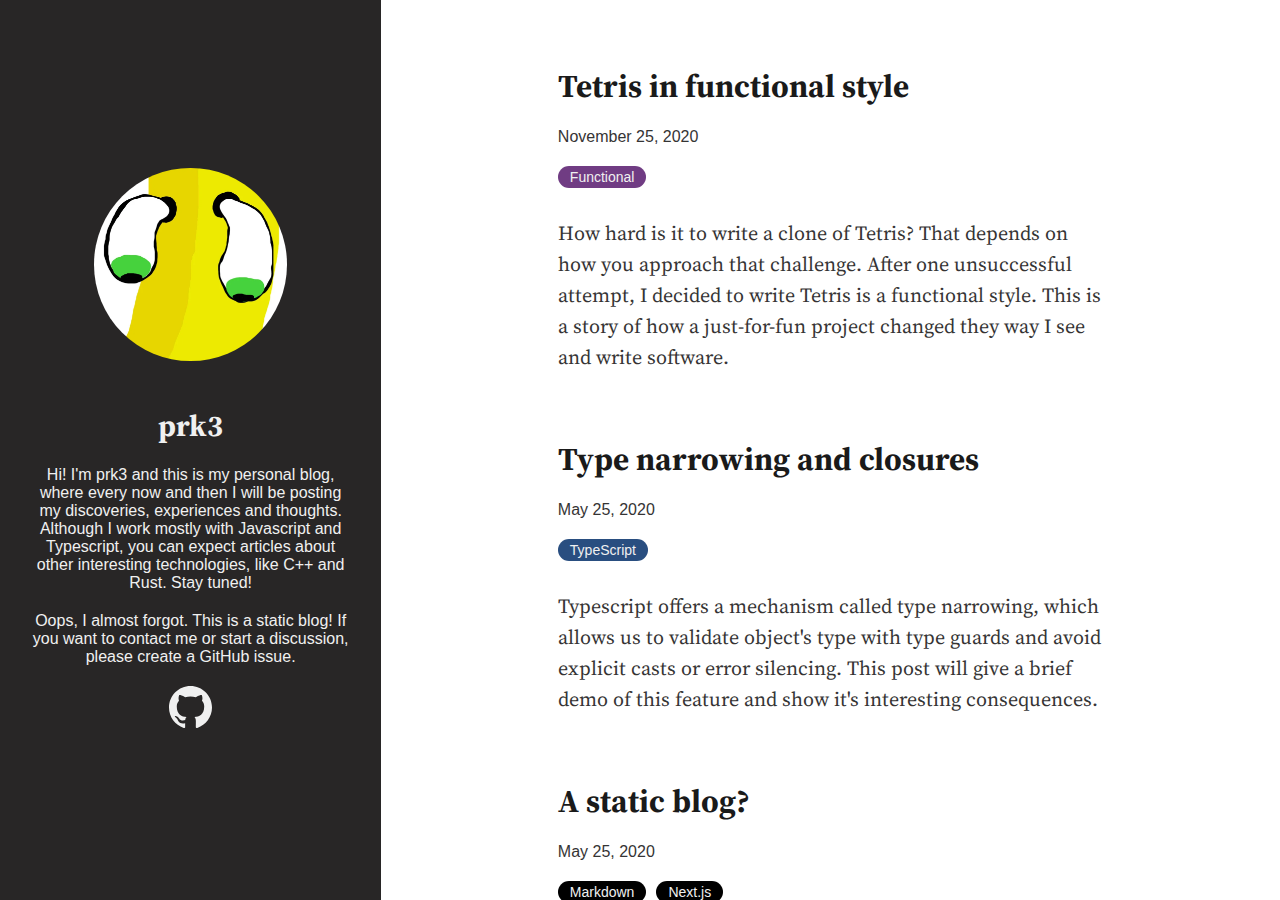
<file: index.html>
<!DOCTYPE html><html><head><meta name="viewport" content="width=device-width"/><meta charSet="utf-8"/><link rel="apple-touch-icon" sizes="180x180" href="/assets/apple-touch-icon.png"/><link rel="icon" type="image/png" sizes="32x32" href="/assets/favicon-32x32.png"/><link rel="icon" type="image/png" sizes="16x16" href="/assets/favicon-16x16.png"/><link rel="manifest" href="/assets/site.webmanifest"/><link rel="mask-icon" href="/assets/safari-pinned-tab.svg" color="#5bbad5"/><link rel="shortcut icon" href="/assets/favicon.ico"/><meta name="msapplication-TileColor" content="#da532c"/><meta name="msapplication-config" content="/assets/browserconfig.xml"/><meta name="theme-color" content="#ffffff"/><link href="https://fonts.googleapis.com/css?family=Source+Serif+Pro:400,700&amp;display=swap" rel="stylesheet"/><title>prk3 blog</title><meta name="author" content="Przemysław Kukulski"/><meta name="next-head-count" content="14"/><link rel="preload" href="/_next/static/css/21d4a735fb6b49f44edd.css" as="style"/><link rel="stylesheet" href="/_next/static/css/21d4a735fb6b49f44edd.css"/></head><body><div id="__next"><div class="Index"><div class="Index__container"><div class="Index__about"><div class="Index__aboutColumn"><picture class="Index__aboutPic"><source type="image/webp" srcSet="/assets/avatar.webp 766w"/><source type="image/jpg" srcSet="/assets/avatar.jpg 766w"/><img class="Index__aboutAvatar" src="/assets/avatar.jpg" alt="avatar"/></picture><h1 class="Index__aboutTitle">prk3</h1><p class="Index__aboutParagraph">Hi! I&#x27;m prk3 and this is my personal blog, where every now and then I will be posting my discoveries, experiences and thoughts. Although I work mostly with Javascript and Typescript, you can expect articles about other interesting technologies, like C++ and Rust. Stay tuned!</p><p class="Index__aboutParagraph">Oops, I almost forgot. This is a static blog! If you want to contact me or start a discussion, please create a GitHub issue.</p><a class="Index__aboutRepoLink" href="https://github.com/prk3/blog-source"><img src="/assets/gh-logo.svg" alt="GitHub"/></a></div></div><div class="Index__posts"><div class="Index__postsColumn"><div class="Index__postsGuide"><div class="PostPreview"><a class="PostPreview__link fancy" href="/posts/functional-tetris"><h1 class="PostPreview__title">Tetris in functional style</h1></a><div class="PostPreview__dateRow"><a class="PostPreview__link" href="/posts/functional-tetris"><time dateTime="Wed Nov 25 2020 01:00:00 GMT+0100 (Central European Standard Time)">November 25, 2020</time></a></div><div><a class="Tag Tag--light" style="background-color:#703c83" href="/tags/functional">Functional</a></div><a class="PostPreview__link fancy" href="/posts/functional-tetris"><p>How hard is it to write a clone of Tetris? That depends on how you approach that challenge. After one unsuccessful attempt, I decided to write Tetris is a functional style. This is a story of how a just-for-fun project changed they way I see and write software.</p></a></div><div class="PostPreview"><a class="PostPreview__link fancy" href="/posts/type-narrowing-and-closures"><h1 class="PostPreview__title">Type narrowing and closures</h1></a><div class="PostPreview__dateRow"><a class="PostPreview__link" href="/posts/type-narrowing-and-closures"><time dateTime="Mon May 25 2020 02:00:00 GMT+0200 (Central European Summer Time)">May 25, 2020</time></a></div><div><a class="Tag Tag--light" style="background-color:#294e80" href="/tags/typescript">TypeScript</a></div><a class="PostPreview__link fancy" href="/posts/type-narrowing-and-closures"><p>Typescript offers a mechanism called type narrowing, which allows us to validate object&#x27;s type with type guards and avoid explicit casts or error silencing. This post will give a brief demo of this feature and show it&#x27;s interesting consequences.</p></a></div><div class="PostPreview"><a class="PostPreview__link fancy" href="/posts/a-static-blog"><h1 class="PostPreview__title">A static blog?</h1></a><div class="PostPreview__dateRow"><a class="PostPreview__link" href="/posts/a-static-blog"><time dateTime="Mon May 25 2020 02:00:00 GMT+0200 (Central European Summer Time)">May 25, 2020</time></a></div><div><a class="Tag Tag--light" style="background-color:#000000" href="/tags/markdown">Markdown</a><a class="Tag Tag--light" style="background-color:#000000" href="/tags/nextjs">Next.js</a></div><a class="PostPreview__link fancy" href="/posts/a-static-blog"><p>Following the hype, I wanted to play with the new generation of static page generators. Without too much thinking I started writing this personal blog in Next.js. As I later discovered, Next has a different purpose. Let me tell you about the creation of this static blog and my adventure with Next.js.</p></a></div></div></div></div></div></div></div></body></html>
</file>
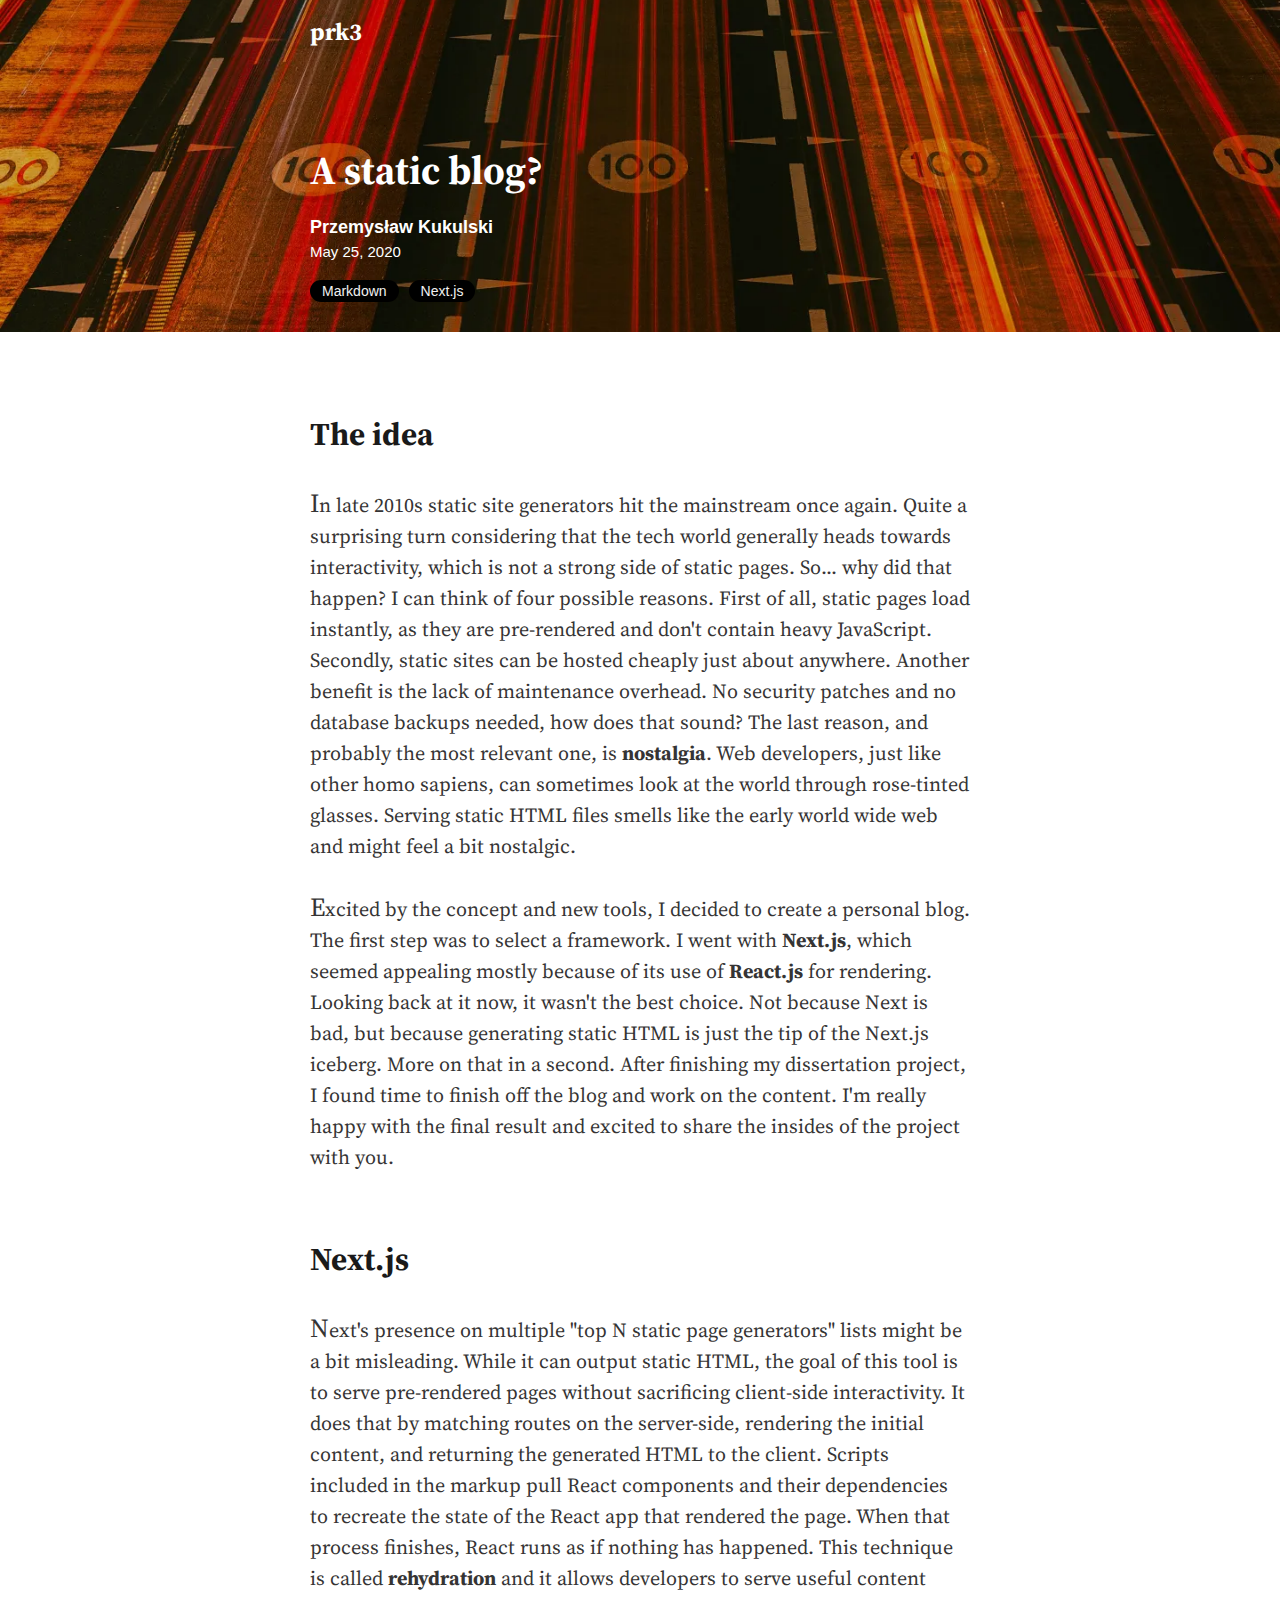
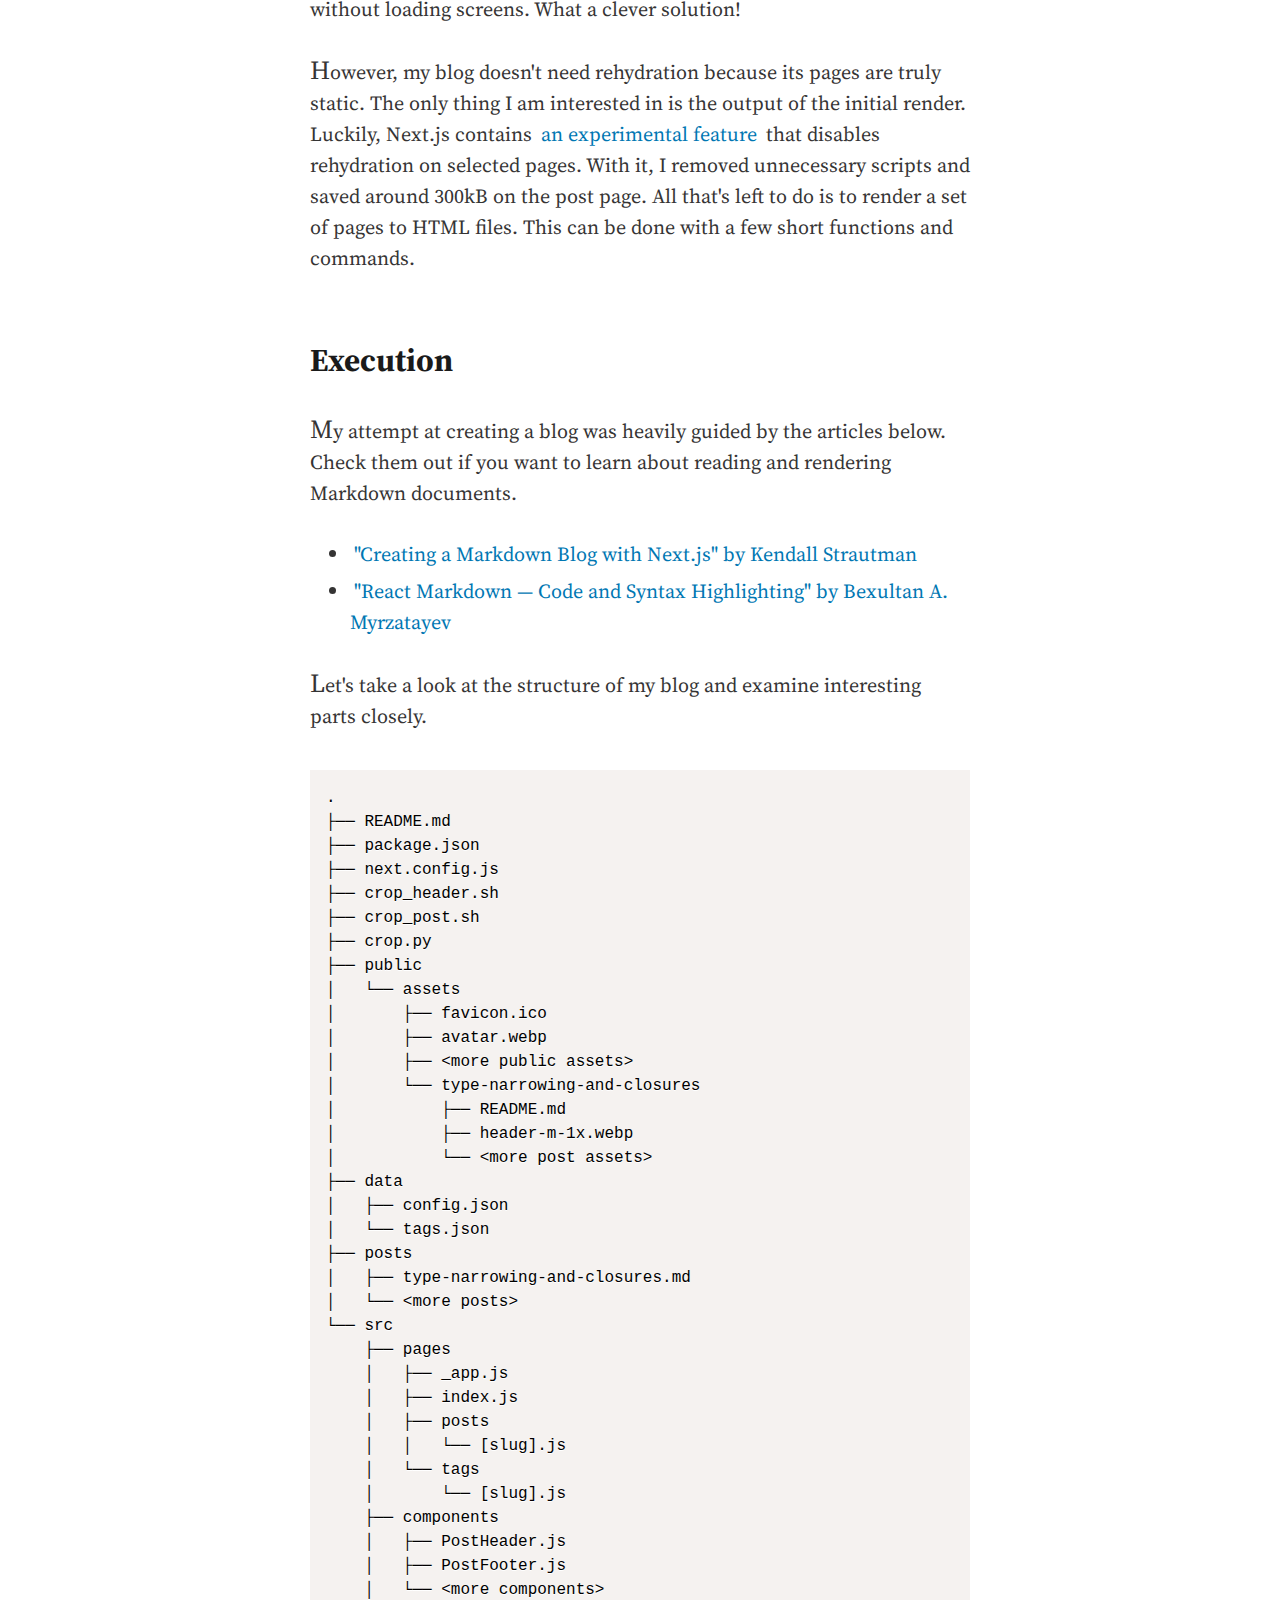
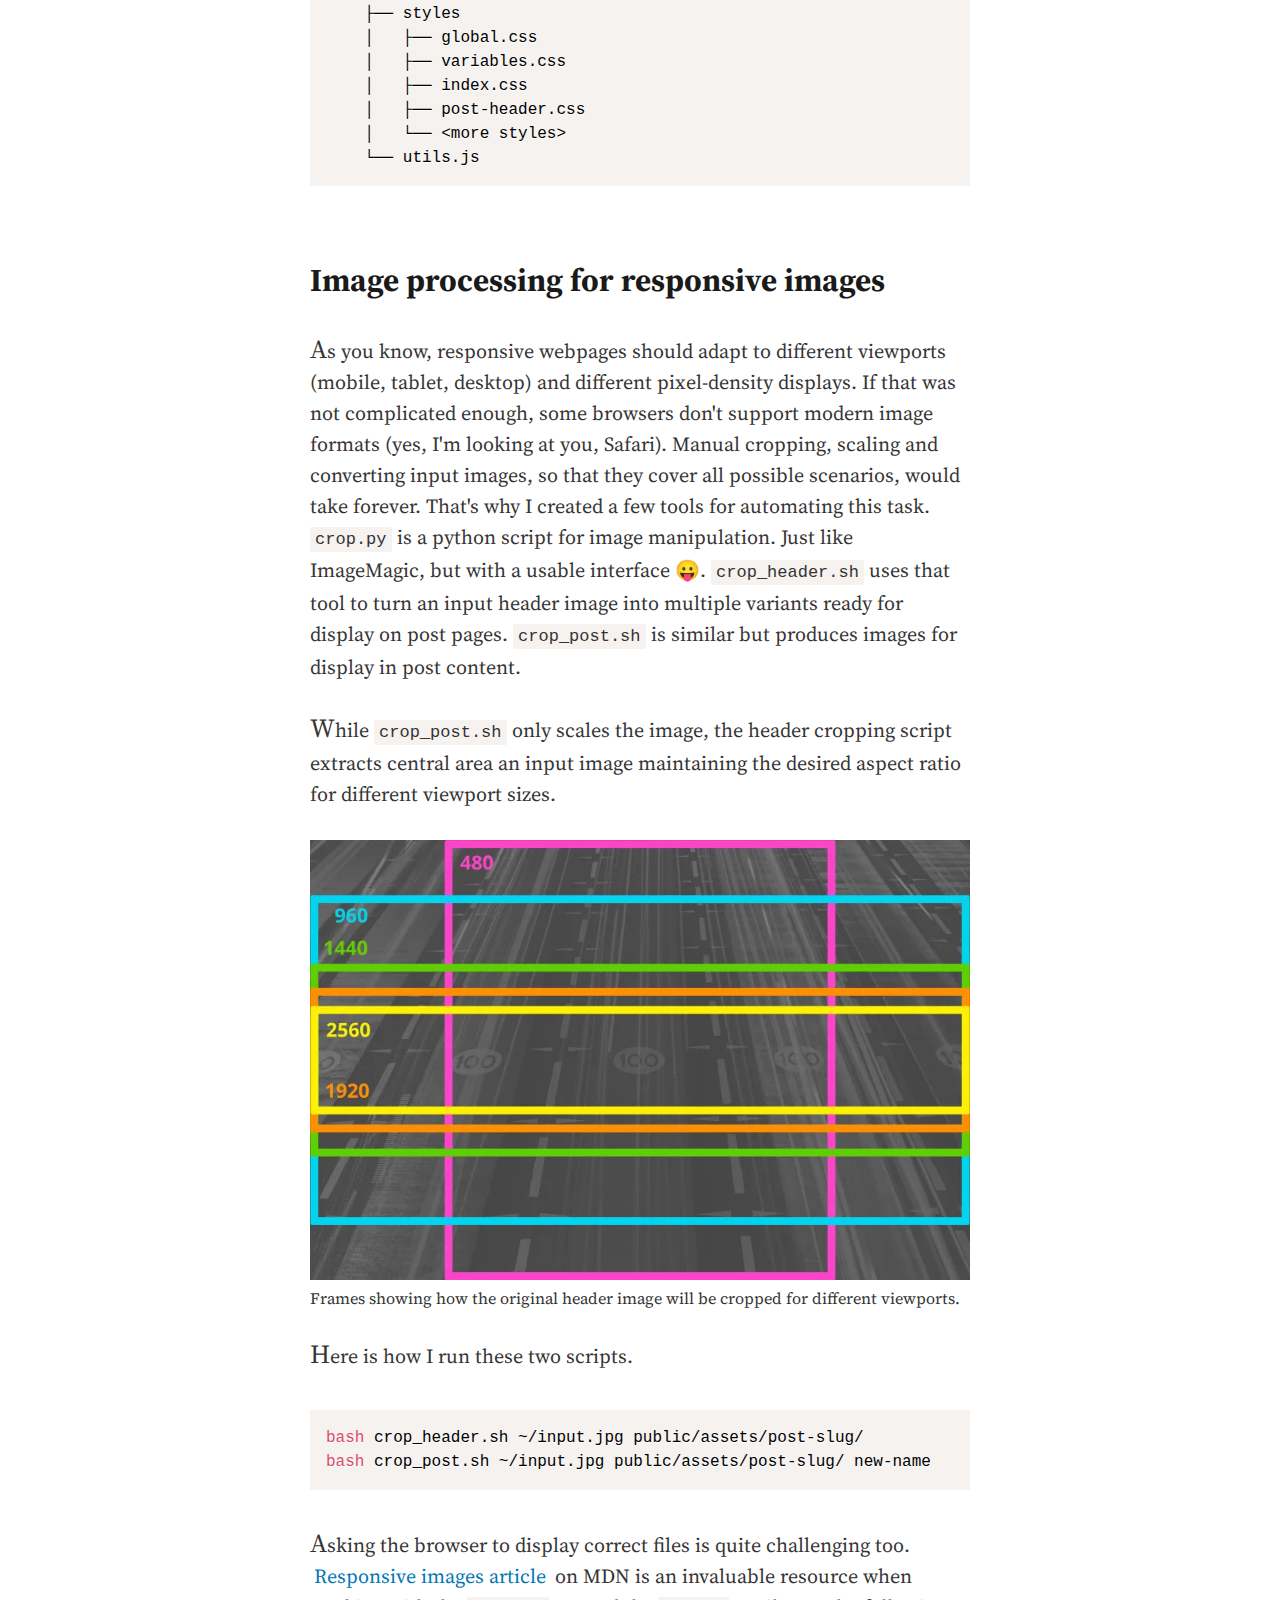
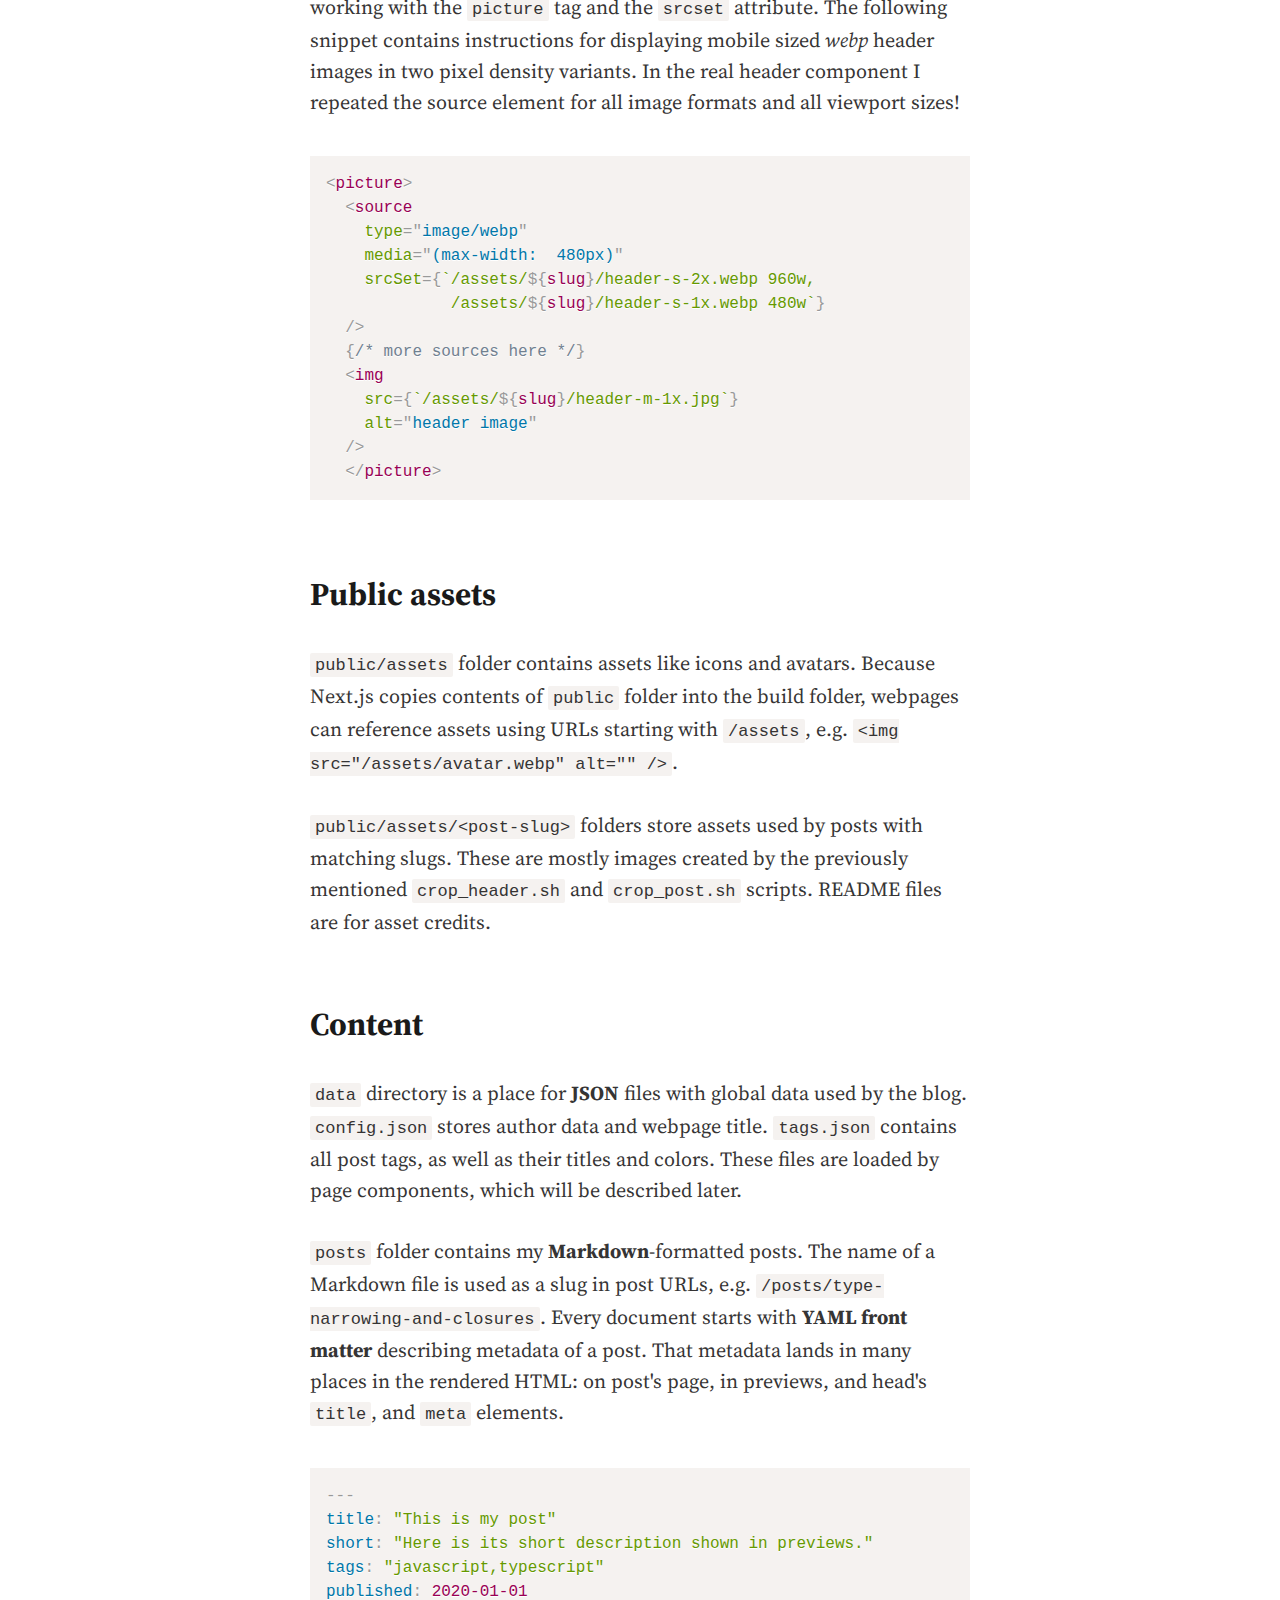
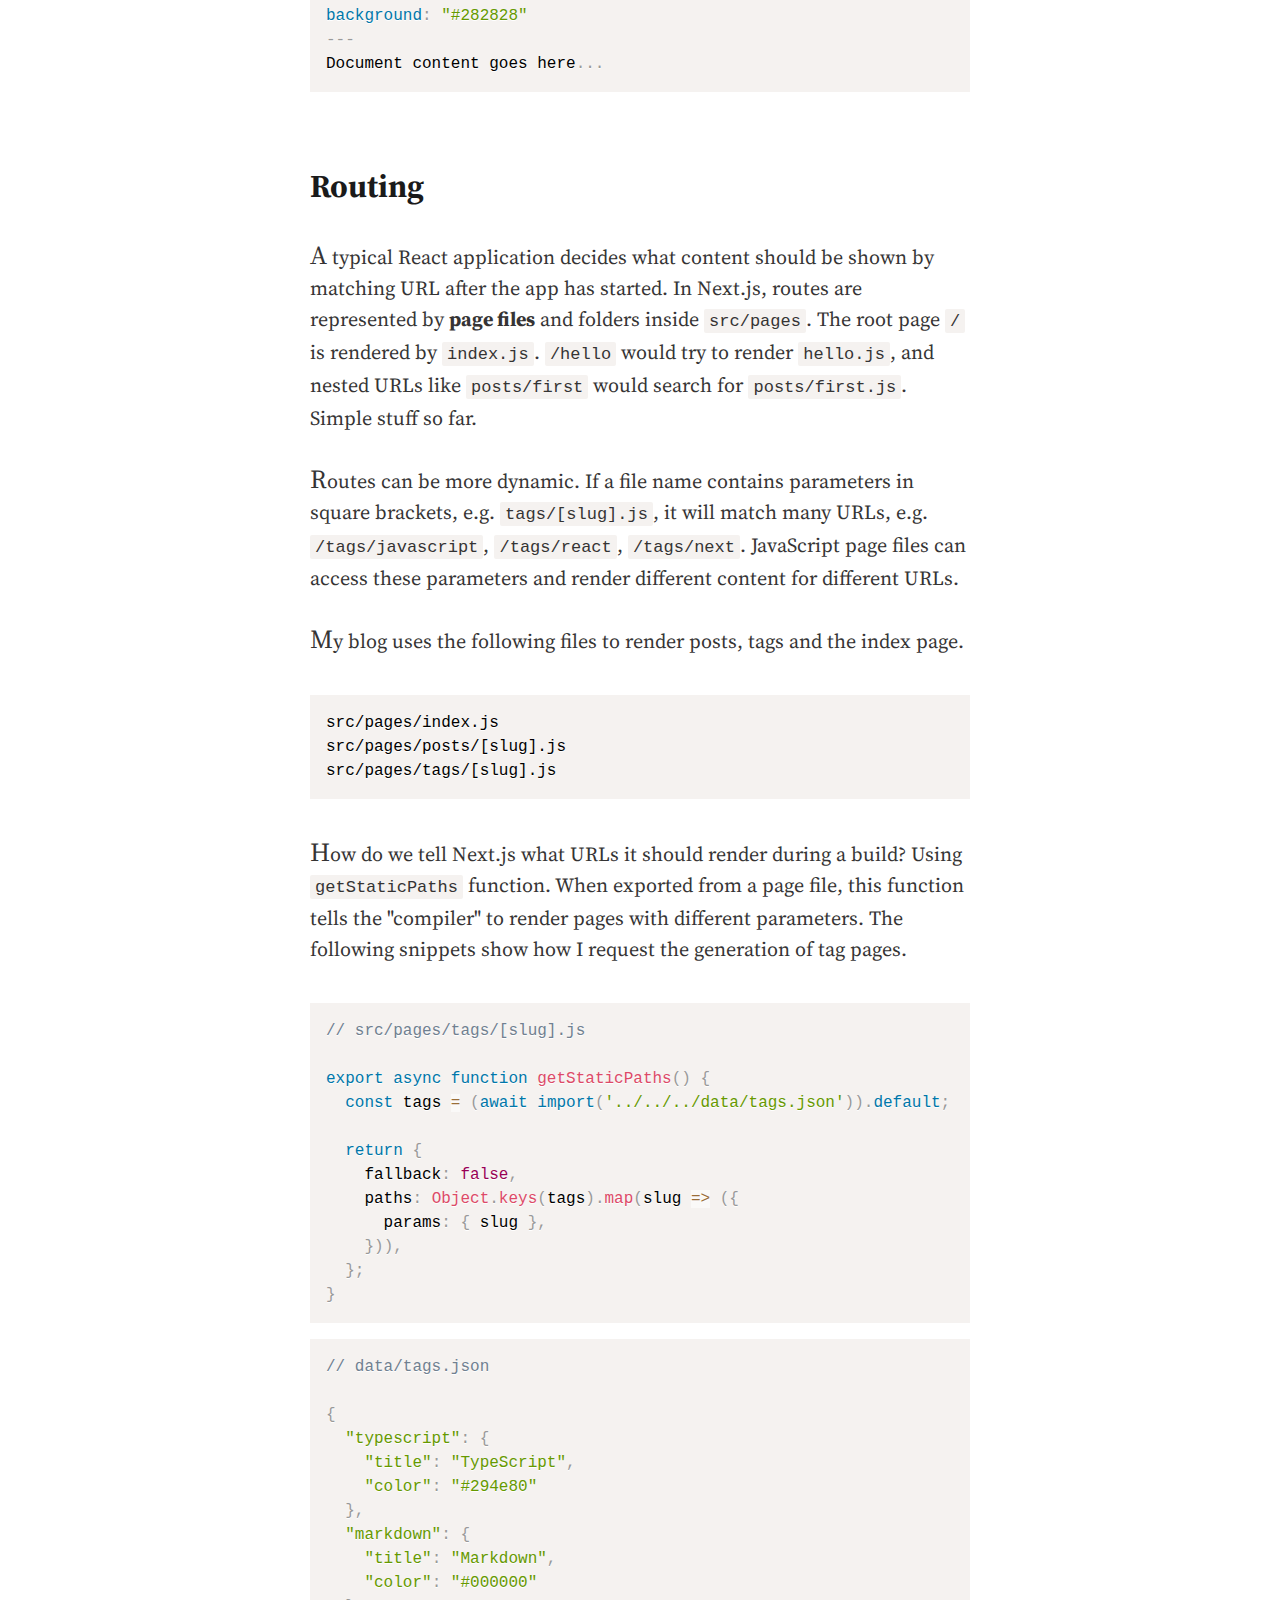
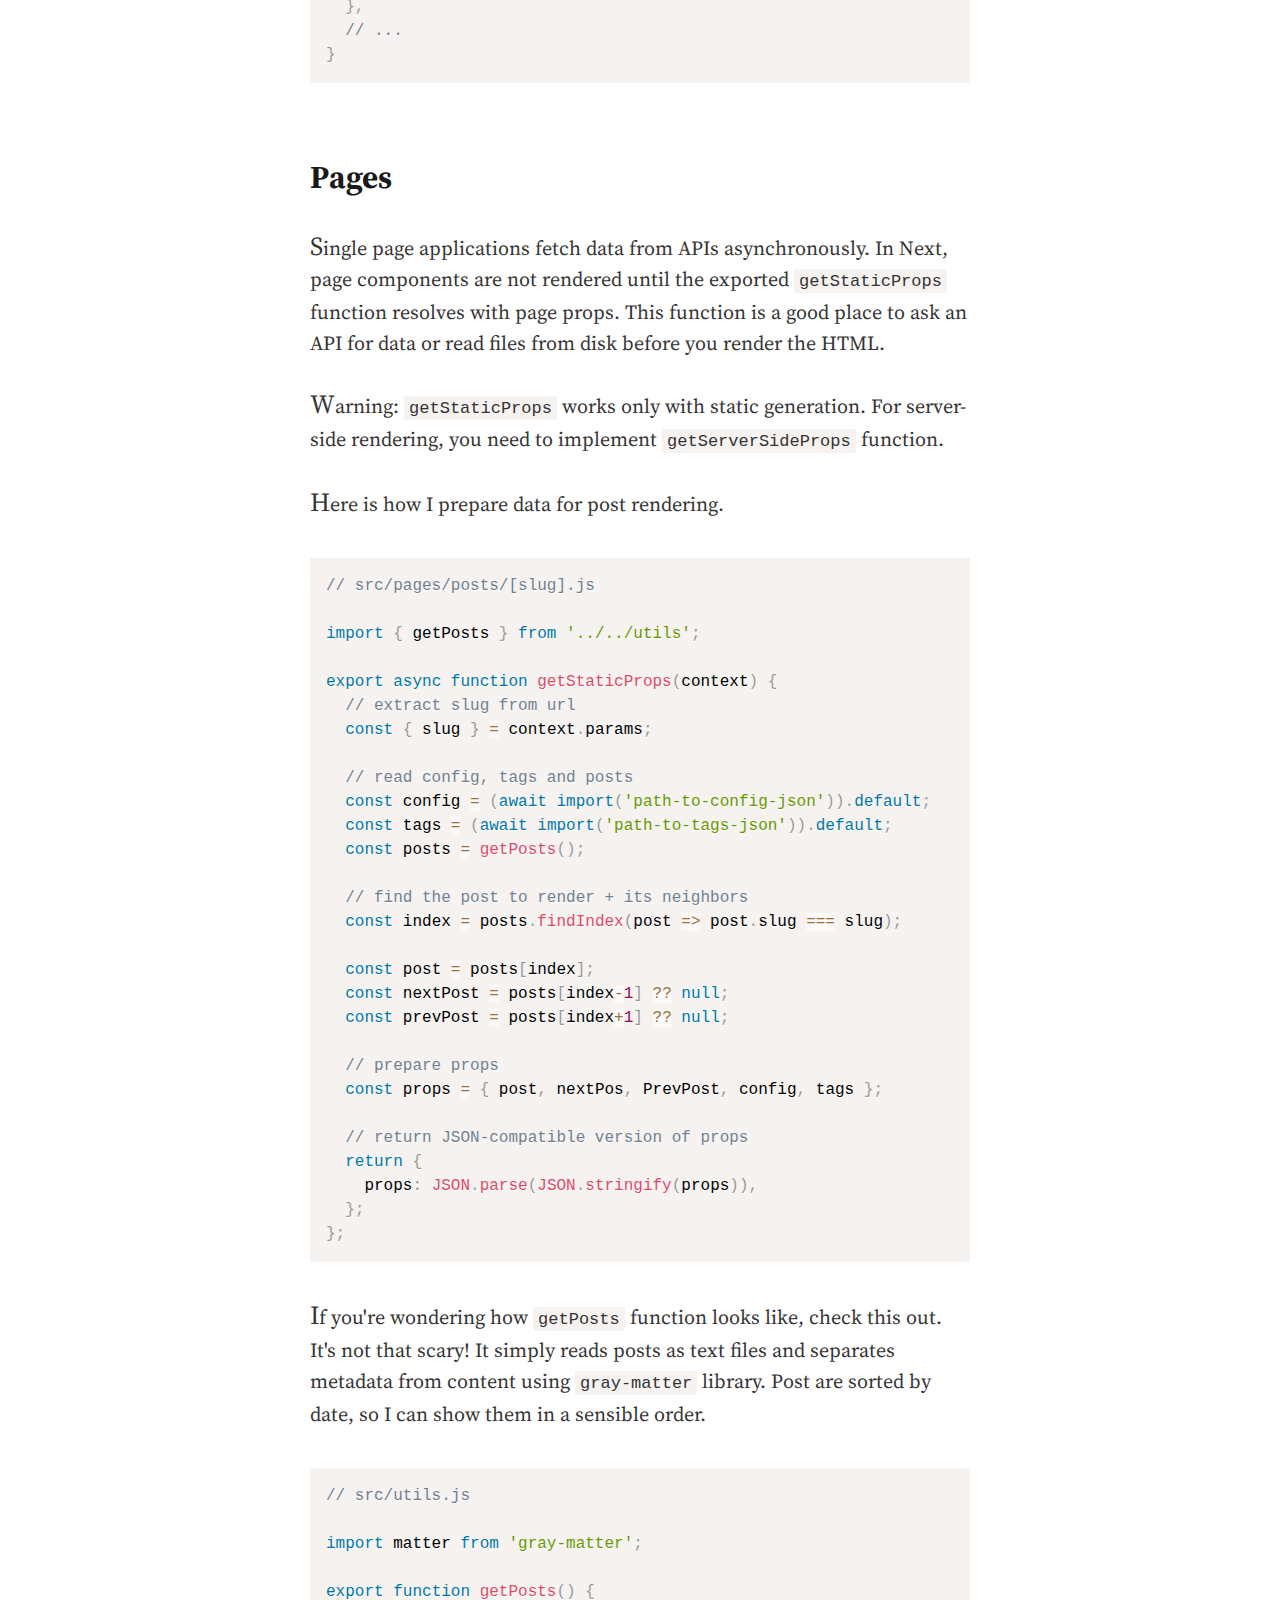
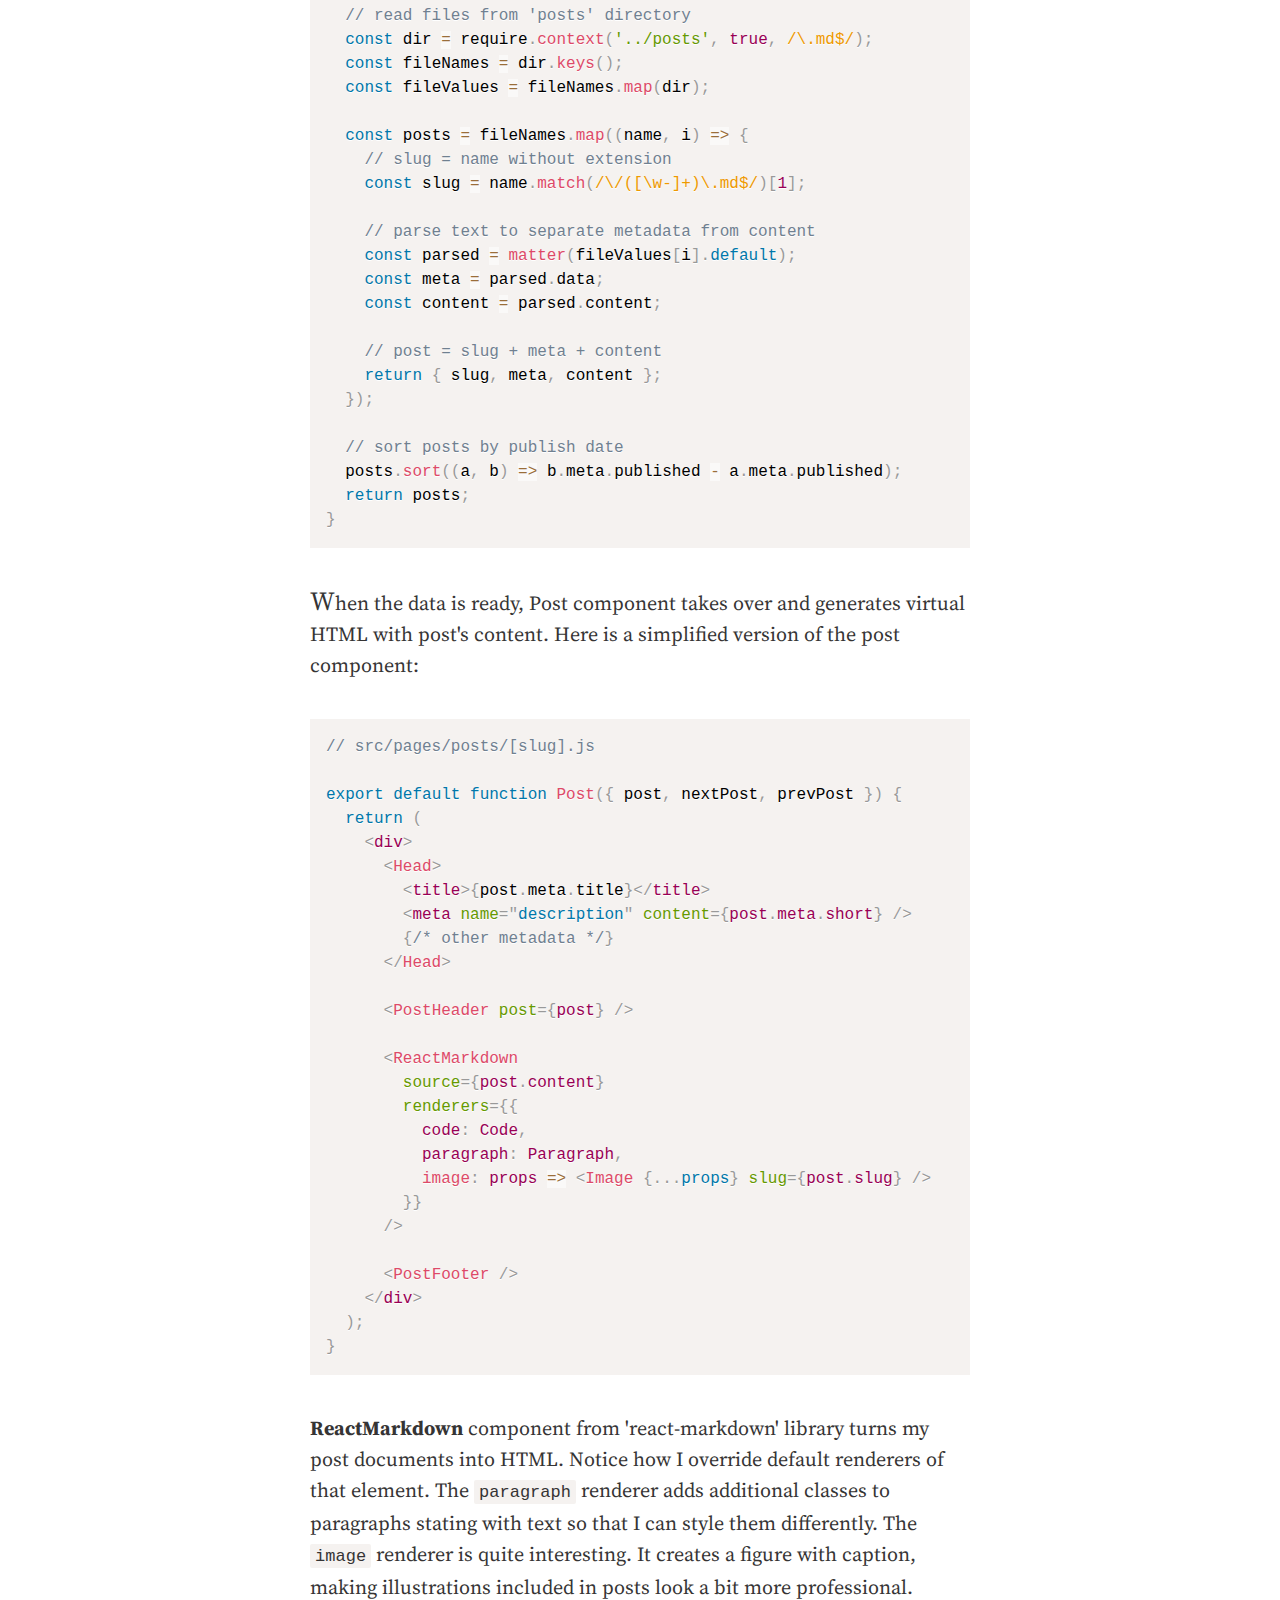
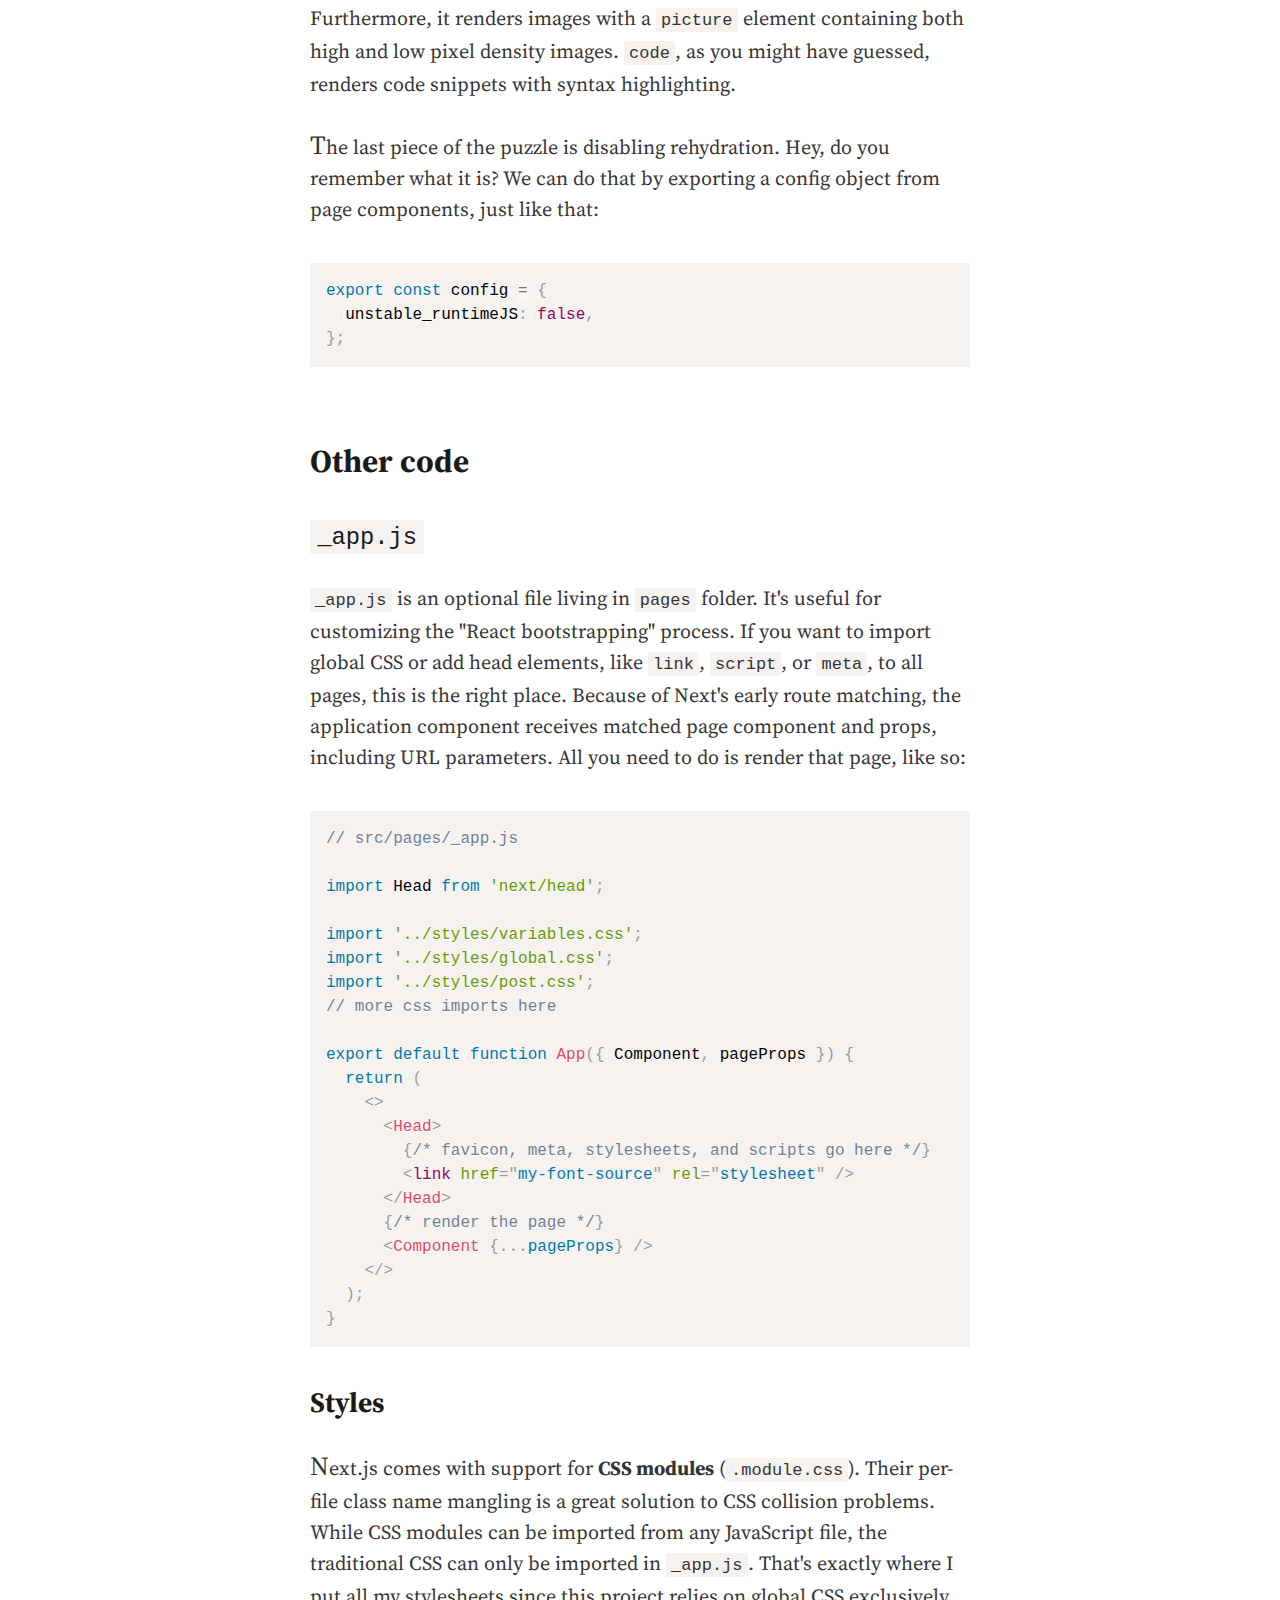
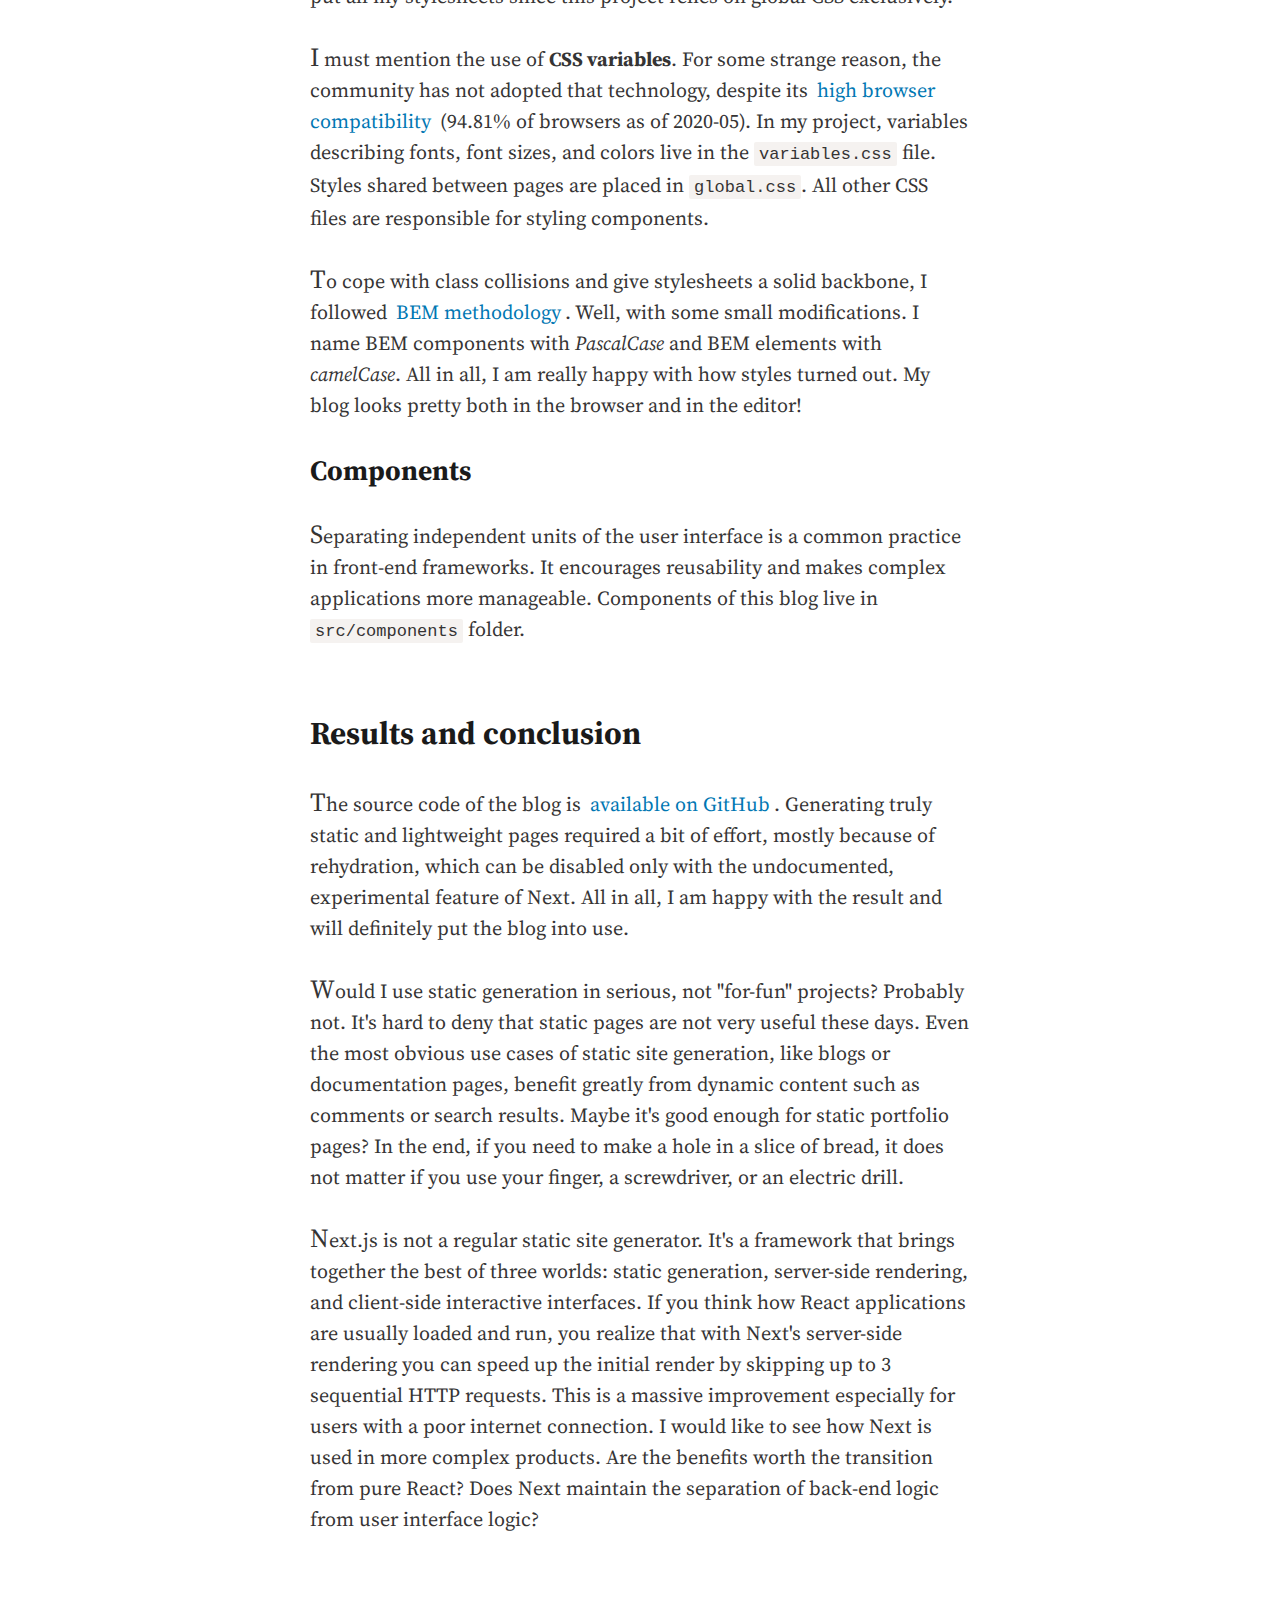
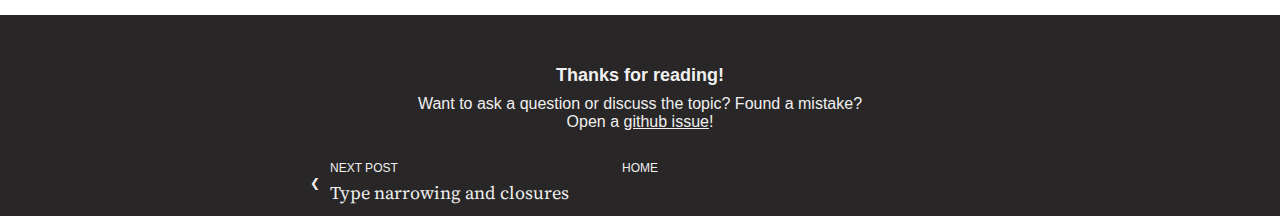
<file: posts/a-static-blog.html>
<!DOCTYPE html><html><head><meta name="viewport" content="width=device-width"/><meta charSet="utf-8"/><link rel="apple-touch-icon" sizes="180x180" href="/assets/apple-touch-icon.png"/><link rel="icon" type="image/png" sizes="32x32" href="/assets/favicon-32x32.png"/><link rel="icon" type="image/png" sizes="16x16" href="/assets/favicon-16x16.png"/><link rel="manifest" href="/assets/site.webmanifest"/><link rel="mask-icon" href="/assets/safari-pinned-tab.svg" color="#5bbad5"/><link rel="shortcut icon" href="/assets/favicon.ico"/><meta name="msapplication-TileColor" content="#da532c"/><meta name="msapplication-config" content="/assets/browserconfig.xml"/><meta name="theme-color" content="#ffffff"/><link href="https://fonts.googleapis.com/css?family=Source+Serif+Pro:400,700&amp;display=swap" rel="stylesheet"/><title>A static blog? - prk3 blog</title><meta name="author" content="Przemysław Kukulski"/><meta name="keywords" content="markdown,nextjs"/><meta name="description" content="Following the hype, I wanted to play with the new generation of static page generators. Without too much thinking I started writing this personal blog in Next.js. As I later discovered, Next has a different purpose. Let me tell you about the creation of this static blog and my adventure with Next.js."/><meta name="next-head-count" content="16"/><link rel="preload" href="/_next/static/css/21d4a735fb6b49f44edd.css" as="style"/><link rel="stylesheet" href="/_next/static/css/21d4a735fb6b49f44edd.css"/></head><body><div id="__next"><div class="Post"><header class="PostHeader"><picture class="PostHeaderImg"><source type="image/webp" media="(max-width:  480px)" srcSet="/assets/a-static-blog/header-s-2x.webp   960w, /assets/a-static-blog/header-s-1x.webp   480w"/><source type="image/webp" media="(max-width:  960px)" srcSet="/assets/a-static-blog/header-m-2x.webp  1920w, /assets/a-static-blog/header-m-1x.webp   960w"/><source type="image/webp" media="(max-width: 1440px)" srcSet="/assets/a-static-blog/header-l-2x.webp  2880w, /assets/a-static-blog/header-l-1x.webp  1440w"/><source type="image/webp" media="(max-width: 1920px)" srcSet="/assets/a-static-blog/header-x-2x.webp  3840w, /assets/a-static-blog/header-x-1x.webp  1920w"/><source type="image/webp" srcSet="/assets/a-static-blog/header-xx-2x.webp 5120w, /assets/a-static-blog/header-xx-1x.webp 2560w"/><source type="image/jpg" media="(max-width:  480px)" srcSet="/assets/a-static-blog/header-s-2x.jpg   960w, /assets/a-static-blog/header-s-1x.jpg   480w"/><source type="image/jpg" media="(max-width:  960px)" srcSet="/assets/a-static-blog/header-m-2x.jpg  1920w, /assets/a-static-blog/header-m-1x.jpg   960w"/><source type="image/jpg" media="(max-width: 1440px)" srcSet="/assets/a-static-blog/header-l-2x.jpg  2880w, /assets/a-static-blog/header-l-1x.jpg  1440w"/><source type="image/jpg" media="(max-width: 1920px)" srcSet="/assets/a-static-blog/header-x-2x.jpg  3840w, /assets/a-static-blog/header-x-1x.jpg  1920w"/><source type="image/jpg" srcSet="/assets/a-static-blog/header-xx-2x.jpg 5120w, /assets/a-static-blog/header-xx-1x.jpg 2560w"/><img class="PostHeaderImg__img" src="/assets/a-static-blog/header-m-1x.jpg" alt="header image" style="color:#141407;background-color:#141407"/></picture><div class="PostHeader__navContainer"><div class="PostHeader__navColumn"><nav><a class="PostHeader__logo" href="/">prk3</a></nav></div></div><div class="PostHeader__titleContainer"><div class="PostHeader__titleColumn"><h1 class="PostHeader__title">A static blog?</h1><h2 class="PostHeader__author">Przemysław Kukulski</h2><h3 class="PostHeader__date"><time dateTime="Mon May 25 2020 02:00:00 GMT+0200 (Central European Summer Time)">May 25, 2020</time></h3><div class="PostHeader__tags"><a class="Tag Tag--light" style="background-color:#000000" href="/tags/markdown">Markdown</a><a class="Tag Tag--light" style="background-color:#000000" href="/tags/nextjs">Next.js</a></div></div></div></header><div class="Post__body"><div class="Post__bodyColumn fancy"><h1>The idea</h1><p class="fancy__textFirstParagraph">In late 2010s static site generators hit the mainstream once again. Quite a surprising turn considering that the tech world generally heads towards interactivity, which is not a strong side of static pages. So... why did that happen? I can think of four possible reasons. First of all, static pages load instantly, as they are pre-rendered and don&#x27;t contain heavy JavaScript. Secondly, static sites can be hosted cheaply just about anywhere. Another benefit is the lack of maintenance overhead. No security patches and no database backups needed, how does that sound? The last reason, and probably the most relevant one, is <strong>nostalgia</strong>. Web developers, just like other homo sapiens, can sometimes look at the world through rose-tinted glasses. Serving static HTML files smells like the early world wide web and might feel a bit nostalgic.</p><p class="fancy__textFirstParagraph">Excited by the concept and new tools, I decided to create a personal blog. The first step was to select a framework. I went with <strong>Next.js</strong>, which seemed appealing mostly because of its use of <strong>React.js</strong> for rendering. Looking back at it now, it wasn&#x27;t the best choice. Not because Next is bad, but because generating static HTML is just the tip of the Next.js iceberg. More on that in a second. After finishing my dissertation project, I found time to finish off the blog and work on the content. I&#x27;m really happy with the final result and excited to share the insides of the project with you.</p><h1>Next.js</h1><p class="fancy__textFirstParagraph">Next&#x27;s presence on multiple &quot;top N static page generators&quot; lists might be a bit misleading. While it can output static HTML, the goal of this tool is to serve pre-rendered pages without sacrificing client-side interactivity. It does that by matching routes on the server-side, rendering the initial content, and returning the generated HTML to the client. Scripts included in the markup pull React components and their dependencies to recreate the state of the React app that rendered the page. When that process finishes, React runs as if nothing has happened. This technique is called <strong>rehydration</strong> and it allows developers to serve useful content without loading screens. What a clever solution!</p><p class="fancy__textFirstParagraph">However, my blog doesn&#x27;t need rehydration because its pages are truly static. The only thing I am interested in is the output of the initial render. Luckily, Next.js contains <a href="https://github.com/zeit/next.js/pull/11949">an experimental feature</a> that disables rehydration on selected pages. With it, I removed unnecessary scripts and saved around 300kB on the post page. All that&#x27;s left to do is to render a set of pages to HTML files. This can be done with a few short functions and commands.</p><h1>Execution</h1><p class="fancy__textFirstParagraph">My attempt at creating a blog was heavily guided by the articles below. Check them out if you want to learn about reading and rendering Markdown documents.</p><ul><li><a href="https://dev.to/tinacms/creating-a-markdown-blog-with-next-js-52hk">&quot;Creating a Markdown Blog with Next.js&quot; by Kendall Strautman</a></li><li><a href="https://medium.com/young-developer/react-markdown-code-and-syntax-highlighting-632d2f9b4ada">&quot;React Markdown — Code and Syntax Highlighting&quot; by Bexultan A. Myrzatayev</a></li></ul><p class="fancy__textFirstParagraph">Let&#x27;s take a look at the structure of my blog and examine interesting parts closely.</p><div class="Code"><pre style="color:black;background:#f5f2f0;text-shadow:0 1px white;font-family:Consolas, Monaco, &#x27;Andale Mono&#x27;, &#x27;Ubuntu Mono&#x27;, monospace;text-align:left;white-space:pre;word-spacing:normal;word-break:normal;word-wrap:normal;line-height:1.5;-moz-tab-size:4;-o-tab-size:4;tab-size:4;-webkit-hyphens:none;-moz-hyphens:none;-ms-hyphens:none;hyphens:none;padding:1em;margin:.5em 0;overflow:auto"><code style="color:black;background:none;text-shadow:0 1px white;font-family:Consolas, Monaco, &#x27;Andale Mono&#x27;, &#x27;Ubuntu Mono&#x27;, monospace;text-align:left;white-space:pre;word-spacing:normal;word-break:normal;word-wrap:normal;line-height:1.5;-moz-tab-size:4;-o-tab-size:4;tab-size:4;-webkit-hyphens:none;-moz-hyphens:none;-ms-hyphens:none;hyphens:none">.
├── README.md
├── package.json
├── next.config.js
├── crop_header.sh
├── crop_post.sh
├── crop.py
├── public
│   └── assets
│       ├── favicon.ico
│       ├── avatar.webp
│       ├── &lt;more public assets&gt;
│       └── type-narrowing-and-closures
│           ├── README.md
│           ├── header-m-1x.webp
│           └── &lt;more post assets&gt;
├── data
│   ├── config.json
│   └── tags.json
├── posts
│   ├── type-narrowing-and-closures.md
│   └── &lt;more posts&gt;
└── src
    ├── pages
    │   ├── _app.js
    │   ├── index.js
    │   ├── posts
    │   │   └── [slug].js
    │   └── tags
    │       └── [slug].js
    ├── components
    │   ├── PostHeader.js
    │   ├── PostFooter.js
    │   └── &lt;more components&gt;
    ├── styles
    │   ├── global.css
    │   ├── variables.css
    │   ├── index.css
    │   ├── post-header.css
    │   └── &lt;more styles&gt;
    └── utils.js</code></pre></div><h1>Image processing for responsive images</h1><p class="fancy__textFirstParagraph">As you know, responsive webpages should adapt to different viewports (mobile, tablet, desktop) and different pixel-density displays. If that was not complicated enough, some browsers don&#x27;t support modern image formats (yes, I&#x27;m looking at you, Safari). Manual cropping, scaling and converting input images, so that they cover all possible scenarios, would take forever. That&#x27;s why I created a few tools for automating this task. <code>crop.py</code> is a python script for image manipulation. Just like ImageMagic, but with a usable interface 😛. <code>crop_header.sh</code> uses that tool to turn an input header image into multiple variants ready for display on post pages. <code>crop_post.sh</code> is similar but produces images for display in post content.</p><p class="fancy__textFirstParagraph">While <code>crop_post.sh</code> only scales the image, the header cropping script extracts central area an input image maintaining the desired aspect ratio for different viewport sizes.</p><figure><picture><source type="image/webp" srcSet="/assets/a-static-blog/crop-frames-post-1x.webp 830w, /assets/a-static-blog/crop-frames-post-2x.webp 1660w" sizes="(min-height: 660px) 660px, 100vw"/><source type="image/jpg" srcSet="/assets/a-static-blog/crop-frames-post-1x.jpg 830w, /assets/a-static-blog/crop-frames-post-2x.jpg 1660w" sizes="(min-height: 660px) 660px, 100vw"/><img class="fancy__image" src="/assets/a-static-blog/crop-frames-post-1x.jpg" alt="Crop frames"/></picture><figcaption>Frames showing how the original header image will be cropped for different viewports.</figcaption></figure><p class="fancy__textFirstParagraph">Here is how I run these two scripts.</p><div class="Code"><pre style="color:black;background:#f5f2f0;text-shadow:0 1px white;font-family:Consolas, Monaco, &#x27;Andale Mono&#x27;, &#x27;Ubuntu Mono&#x27;, monospace;text-align:left;white-space:pre;word-spacing:normal;word-break:normal;word-wrap:normal;line-height:1.5;-moz-tab-size:4;-o-tab-size:4;tab-size:4;-webkit-hyphens:none;-moz-hyphens:none;-ms-hyphens:none;hyphens:none;padding:1em;margin:.5em 0;overflow:auto"><code style="color:black;background:none;text-shadow:0 1px white;font-family:Consolas, Monaco, &#x27;Andale Mono&#x27;, &#x27;Ubuntu Mono&#x27;, monospace;text-align:left;white-space:pre;word-spacing:normal;word-break:normal;word-wrap:normal;line-height:1.5;-moz-tab-size:4;-o-tab-size:4;tab-size:4;-webkit-hyphens:none;-moz-hyphens:none;-ms-hyphens:none;hyphens:none"><span class="token" style="color:#DD4A68">bash</span> crop_header.sh ~/input.jpg public/assets/post-slug/
<span class="token" style="color:#DD4A68">bash</span> crop_post.sh ~/input.jpg public/assets/post-slug/ new-name</code></pre></div><p class="fancy__textFirstParagraph">Asking the browser to display correct files is quite challenging too. <a href="https://developer.mozilla.org/en-US/docs/Learn/HTML/Multimedia_and_embedding/Responsive_images">Responsive images article</a> on MDN is an invaluable resource when working with the <code>picture</code> tag and the <code>srcset</code> attribute. The following snippet contains instructions for displaying mobile sized <em>webp</em> header images in two pixel density variants. In the real header component I repeated the source element for all image formats and all viewport sizes!</p><div class="Code"><pre style="color:black;background:#f5f2f0;text-shadow:0 1px white;font-family:Consolas, Monaco, &#x27;Andale Mono&#x27;, &#x27;Ubuntu Mono&#x27;, monospace;text-align:left;white-space:pre;word-spacing:normal;word-break:normal;word-wrap:normal;line-height:1.5;-moz-tab-size:4;-o-tab-size:4;tab-size:4;-webkit-hyphens:none;-moz-hyphens:none;-ms-hyphens:none;hyphens:none;padding:1em;margin:.5em 0;overflow:auto"><code style="color:black;background:none;text-shadow:0 1px white;font-family:Consolas, Monaco, &#x27;Andale Mono&#x27;, &#x27;Ubuntu Mono&#x27;, monospace;text-align:left;white-space:pre;word-spacing:normal;word-break:normal;word-wrap:normal;line-height:1.5;-moz-tab-size:4;-o-tab-size:4;tab-size:4;-webkit-hyphens:none;-moz-hyphens:none;-ms-hyphens:none;hyphens:none"><span class="token" style="color:#905"><span class="token" style="color:#905"><span class="token" style="color:#999">&lt;</span>picture</span><span class="token" style="color:#999">&gt;</span></span><span class="token plain-text">
  </span><span class="token" style="color:#905"><span class="token" style="color:#905"><span class="token" style="color:#999">&lt;</span>source</span>
    <span class="token" style="color:#690">type</span><span class="token" style="color:#07a"><span class="token" style="color:#999">=</span><span class="token" style="color:#999">&quot;</span>image/webp<span class="token" style="color:#999">&quot;</span></span>
    <span class="token" style="color:#690">media</span><span class="token" style="color:#07a"><span class="token" style="color:#999">=</span><span class="token" style="color:#999">&quot;</span>(max-width:  480px)<span class="token" style="color:#999">&quot;</span></span>
    <span class="token" style="color:#690">srcSet</span><span class="token script language-javascript"><span class="token script-punctuation" style="color:#999">=</span><span class="token" style="color:#999">{</span><span class="token template-string"><span class="token template-punctuation" style="color:#690">`</span><span class="token" style="color:#690">/assets/</span><span class="token interpolation"><span class="token interpolation-punctuation" style="color:#999">${</span>slug<span class="token interpolation-punctuation" style="color:#999">}</span></span><span class="token" style="color:#690">/header-s-2x.webp 960w,
             /assets/</span><span class="token interpolation"><span class="token interpolation-punctuation" style="color:#999">${</span>slug<span class="token interpolation-punctuation" style="color:#999">}</span></span><span class="token" style="color:#690">/header-s-1x.webp 480w</span><span class="token template-punctuation" style="color:#690">`</span></span><span class="token" style="color:#999">}</span></span>
  <span class="token" style="color:#999">/&gt;</span></span><span class="token plain-text">
  </span><span class="token" style="color:#999">{</span><span class="token" style="color:slategray">/* more sources here */</span><span class="token" style="color:#999">}</span><span class="token plain-text">
  </span><span class="token" style="color:#905"><span class="token" style="color:#905"><span class="token" style="color:#999">&lt;</span>img</span>
    <span class="token" style="color:#690">src</span><span class="token script language-javascript"><span class="token script-punctuation" style="color:#999">=</span><span class="token" style="color:#999">{</span><span class="token template-string"><span class="token template-punctuation" style="color:#690">`</span><span class="token" style="color:#690">/assets/</span><span class="token interpolation"><span class="token interpolation-punctuation" style="color:#999">${</span>slug<span class="token interpolation-punctuation" style="color:#999">}</span></span><span class="token" style="color:#690">/header-m-1x.jpg</span><span class="token template-punctuation" style="color:#690">`</span></span><span class="token" style="color:#999">}</span></span>
    <span class="token" style="color:#690">alt</span><span class="token" style="color:#07a"><span class="token" style="color:#999">=</span><span class="token" style="color:#999">&quot;</span>header image<span class="token" style="color:#999">&quot;</span></span>
  <span class="token" style="color:#999">/&gt;</span></span><span class="token plain-text">
  </span><span class="token" style="color:#905"><span class="token" style="color:#905"><span class="token" style="color:#999">&lt;/</span>picture</span><span class="token" style="color:#999">&gt;</span></span></code></pre></div><h1>Public assets</h1><p><code>public/assets</code> folder contains assets like icons and avatars. Because Next.js copies contents of <code>public</code> folder into the build folder, webpages can reference assets using URLs starting with <code>/assets</code>, e.g. <code>&lt;img src=&quot;/assets/avatar.webp&quot; alt=&quot;&quot; /&gt;</code>.</p><p><code>public/assets/&lt;post-slug&gt;</code> folders store assets used by posts with matching slugs. These are mostly images created by the previously mentioned <code>crop_header.sh</code> and <code>crop_post.sh</code> scripts. README files are for asset credits.</p><h1>Content</h1><p><code>data</code> directory is a place for <strong>JSON</strong> files with global data used by the blog. <code>config.json</code> stores author data and webpage title. <code>tags.json</code> contains all post tags, as well as their titles and colors. These files are loaded by page components, which will be described later.</p><p><code>posts</code> folder contains my <strong>Markdown</strong>-formatted posts. The name of a Markdown file is used as a slug in post URLs, e.g. <code>/posts/type-narrowing-and-closures</code>. Every document starts with <strong>YAML front matter</strong> describing metadata of a post. That metadata lands in many places in the rendered HTML: on post&#x27;s page, in previews, and head&#x27;s <code>title</code>, and <code>meta</code> elements.</p><div class="Code"><pre style="color:black;background:#f5f2f0;text-shadow:0 1px white;font-family:Consolas, Monaco, &#x27;Andale Mono&#x27;, &#x27;Ubuntu Mono&#x27;, monospace;text-align:left;white-space:pre;word-spacing:normal;word-break:normal;word-wrap:normal;line-height:1.5;-moz-tab-size:4;-o-tab-size:4;tab-size:4;-webkit-hyphens:none;-moz-hyphens:none;-ms-hyphens:none;hyphens:none;padding:1em;margin:.5em 0;overflow:auto"><code style="color:black;background:none;text-shadow:0 1px white;font-family:Consolas, Monaco, &#x27;Andale Mono&#x27;, &#x27;Ubuntu Mono&#x27;, monospace;text-align:left;white-space:pre;word-spacing:normal;word-break:normal;word-wrap:normal;line-height:1.5;-moz-tab-size:4;-o-tab-size:4;tab-size:4;-webkit-hyphens:none;-moz-hyphens:none;-ms-hyphens:none;hyphens:none"><span class="token" style="color:#999">---</span>
<span class="token key" style="color:#07a">title</span><span class="token" style="color:#999">:</span> <span class="token" style="color:#690">&quot;This is my post&quot;</span>
<span class="token key" style="color:#07a">short</span><span class="token" style="color:#999">:</span> <span class="token" style="color:#690">&quot;Here is its short description shown in previews.&quot;</span>
<span class="token key" style="color:#07a">tags</span><span class="token" style="color:#999">:</span> <span class="token" style="color:#690">&quot;javascript,typescript&quot;</span>
<span class="token key" style="color:#07a">published</span><span class="token" style="color:#999">:</span> <span class="token datetime" style="color:#905">2020-01-01</span>
<span class="token key" style="color:#07a">background</span><span class="token" style="color:#999">:</span> <span class="token" style="color:#690">&quot;#282828&quot;</span>
<span class="token" style="color:#999">---</span>
Document content goes here<span class="token" style="color:#999">...</span></code></pre></div><h1>Routing</h1><p class="fancy__textFirstParagraph">A typical React application decides what content should be shown by matching URL after the app has started. In Next.js, routes are represented by <strong>page files</strong> and folders inside <code>src/pages</code>. The root page <code>/</code> is rendered by <code>index.js</code>. <code>/hello</code> would try to render <code>hello.js</code>, and nested URLs like <code>posts/first</code> would search for <code>posts/first.js</code>. Simple stuff so far.</p><p class="fancy__textFirstParagraph">Routes can be more dynamic. If a file name contains parameters in square brackets, e.g. <code>tags/[slug].js</code>, it will match many URLs, e.g. <code>/tags/javascript</code>, <code>/tags/react</code>, <code>/tags/next</code>. JavaScript page files can access these parameters and render different content for different URLs.</p><p class="fancy__textFirstParagraph">My blog uses the following files to render posts, tags and the index page.</p><div class="Code"><pre style="color:black;background:#f5f2f0;text-shadow:0 1px white;font-family:Consolas, Monaco, &#x27;Andale Mono&#x27;, &#x27;Ubuntu Mono&#x27;, monospace;text-align:left;white-space:pre;word-spacing:normal;word-break:normal;word-wrap:normal;line-height:1.5;-moz-tab-size:4;-o-tab-size:4;tab-size:4;-webkit-hyphens:none;-moz-hyphens:none;-ms-hyphens:none;hyphens:none;padding:1em;margin:.5em 0;overflow:auto"><code style="color:black;background:none;text-shadow:0 1px white;font-family:Consolas, Monaco, &#x27;Andale Mono&#x27;, &#x27;Ubuntu Mono&#x27;, monospace;text-align:left;white-space:pre;word-spacing:normal;word-break:normal;word-wrap:normal;line-height:1.5;-moz-tab-size:4;-o-tab-size:4;tab-size:4;-webkit-hyphens:none;-moz-hyphens:none;-ms-hyphens:none;hyphens:none">src/pages/index.js
src/pages/posts/[slug].js
src/pages/tags/[slug].js</code></pre></div><p class="fancy__textFirstParagraph">How do we tell Next.js what URLs it should render during a build? Using <code>getStaticPaths</code> function. When exported from a page file, this function tells the &quot;compiler&quot; to render pages with different parameters. The following snippets show how I request the generation of tag pages.</p><div class="Code"><pre style="color:black;background:#f5f2f0;text-shadow:0 1px white;font-family:Consolas, Monaco, &#x27;Andale Mono&#x27;, &#x27;Ubuntu Mono&#x27;, monospace;text-align:left;white-space:pre;word-spacing:normal;word-break:normal;word-wrap:normal;line-height:1.5;-moz-tab-size:4;-o-tab-size:4;tab-size:4;-webkit-hyphens:none;-moz-hyphens:none;-ms-hyphens:none;hyphens:none;padding:1em;margin:.5em 0;overflow:auto"><code style="color:black;background:none;text-shadow:0 1px white;font-family:Consolas, Monaco, &#x27;Andale Mono&#x27;, &#x27;Ubuntu Mono&#x27;, monospace;text-align:left;white-space:pre;word-spacing:normal;word-break:normal;word-wrap:normal;line-height:1.5;-moz-tab-size:4;-o-tab-size:4;tab-size:4;-webkit-hyphens:none;-moz-hyphens:none;-ms-hyphens:none;hyphens:none"><span class="token" style="color:slategray">// src/pages/tags/[slug].js</span>

<span class="token module" style="color:#07a">export</span> <span class="token" style="color:#07a">async</span> <span class="token" style="color:#07a">function</span> <span class="token" style="color:#DD4A68">getStaticPaths</span><span class="token" style="color:#999">(</span><span class="token" style="color:#999">)</span> <span class="token" style="color:#999">{</span>
  <span class="token" style="color:#07a">const</span> tags <span class="token" style="color:#9a6e3a;background:hsla(0, 0%, 100%, .5)">=</span> <span class="token" style="color:#999">(</span><span class="token" style="color:#07a">await</span> <span class="token module" style="color:#07a">import</span><span class="token" style="color:#999">(</span><span class="token" style="color:#690">&#x27;../../../data/tags.json&#x27;</span><span class="token" style="color:#999">)</span><span class="token" style="color:#999">)</span><span class="token" style="color:#999">.</span><span class="token module" style="color:#07a">default</span><span class="token" style="color:#999">;</span>

  <span class="token" style="color:#07a">return</span> <span class="token" style="color:#999">{</span>
    fallback<span class="token" style="color:#999">:</span> <span class="token" style="color:#905">false</span><span class="token" style="color:#999">,</span>
    paths<span class="token" style="color:#999">:</span> <span class="token known-class-name" style="color:#DD4A68">Object</span><span class="token" style="color:#999">.</span><span class="token method property-access" style="color:#DD4A68">keys</span><span class="token" style="color:#999">(</span>tags<span class="token" style="color:#999">)</span><span class="token" style="color:#999">.</span><span class="token method property-access" style="color:#DD4A68">map</span><span class="token" style="color:#999">(</span><span class="token parameter">slug</span> <span class="token arrow" style="color:#9a6e3a;background:hsla(0, 0%, 100%, .5)">=&gt;</span> <span class="token" style="color:#999">(</span><span class="token" style="color:#999">{</span>
      params<span class="token" style="color:#999">:</span> <span class="token" style="color:#999">{</span> slug <span class="token" style="color:#999">}</span><span class="token" style="color:#999">,</span>
    <span class="token" style="color:#999">}</span><span class="token" style="color:#999">)</span><span class="token" style="color:#999">)</span><span class="token" style="color:#999">,</span>
  <span class="token" style="color:#999">}</span><span class="token" style="color:#999">;</span>
<span class="token" style="color:#999">}</span></code></pre></div><div class="Code"><pre style="color:black;background:#f5f2f0;text-shadow:0 1px white;font-family:Consolas, Monaco, &#x27;Andale Mono&#x27;, &#x27;Ubuntu Mono&#x27;, monospace;text-align:left;white-space:pre;word-spacing:normal;word-break:normal;word-wrap:normal;line-height:1.5;-moz-tab-size:4;-o-tab-size:4;tab-size:4;-webkit-hyphens:none;-moz-hyphens:none;-ms-hyphens:none;hyphens:none;padding:1em;margin:.5em 0;overflow:auto"><code style="color:black;background:none;text-shadow:0 1px white;font-family:Consolas, Monaco, &#x27;Andale Mono&#x27;, &#x27;Ubuntu Mono&#x27;, monospace;text-align:left;white-space:pre;word-spacing:normal;word-break:normal;word-wrap:normal;line-height:1.5;-moz-tab-size:4;-o-tab-size:4;tab-size:4;-webkit-hyphens:none;-moz-hyphens:none;-ms-hyphens:none;hyphens:none"><span class="token" style="color:slategray">// data/tags.json</span>

<span class="token" style="color:#999">{</span>
  <span class="token" style="color:#690">&quot;typescript&quot;</span><span class="token" style="color:#999">:</span> <span class="token" style="color:#999">{</span>
    <span class="token" style="color:#690">&quot;title&quot;</span><span class="token" style="color:#999">:</span> <span class="token" style="color:#690">&quot;TypeScript&quot;</span><span class="token" style="color:#999">,</span>
    <span class="token" style="color:#690">&quot;color&quot;</span><span class="token" style="color:#999">:</span> <span class="token" style="color:#690">&quot;#294e80&quot;</span>
  <span class="token" style="color:#999">}</span><span class="token" style="color:#999">,</span>
  <span class="token" style="color:#690">&quot;markdown&quot;</span><span class="token" style="color:#999">:</span> <span class="token" style="color:#999">{</span>
    <span class="token" style="color:#690">&quot;title&quot;</span><span class="token" style="color:#999">:</span> <span class="token" style="color:#690">&quot;Markdown&quot;</span><span class="token" style="color:#999">,</span>
    <span class="token" style="color:#690">&quot;color&quot;</span><span class="token" style="color:#999">:</span> <span class="token" style="color:#690">&quot;#000000&quot;</span>
  <span class="token" style="color:#999">}</span><span class="token" style="color:#999">,</span>
  <span class="token" style="color:slategray">// ...</span>
<span class="token" style="color:#999">}</span></code></pre></div><h1>Pages</h1><p class="fancy__textFirstParagraph">Single page applications fetch data from APIs asynchronously. In Next, page components are not rendered until the exported <code>getStaticProps</code> function resolves with page props. This function is a good place to ask an API for data or read files from disk before you render the HTML.</p><p class="fancy__textFirstParagraph">Warning: <code>getStaticProps</code> works only with static generation. For server-side rendering, you need to implement <code>getServerSideProps</code> function.</p><p class="fancy__textFirstParagraph">Here is how I prepare data for post rendering.</p><div class="Code"><pre style="color:black;background:#f5f2f0;text-shadow:0 1px white;font-family:Consolas, Monaco, &#x27;Andale Mono&#x27;, &#x27;Ubuntu Mono&#x27;, monospace;text-align:left;white-space:pre;word-spacing:normal;word-break:normal;word-wrap:normal;line-height:1.5;-moz-tab-size:4;-o-tab-size:4;tab-size:4;-webkit-hyphens:none;-moz-hyphens:none;-ms-hyphens:none;hyphens:none;padding:1em;margin:.5em 0;overflow:auto"><code style="color:black;background:none;text-shadow:0 1px white;font-family:Consolas, Monaco, &#x27;Andale Mono&#x27;, &#x27;Ubuntu Mono&#x27;, monospace;text-align:left;white-space:pre;word-spacing:normal;word-break:normal;word-wrap:normal;line-height:1.5;-moz-tab-size:4;-o-tab-size:4;tab-size:4;-webkit-hyphens:none;-moz-hyphens:none;-ms-hyphens:none;hyphens:none"><span class="token" style="color:slategray">// src/pages/posts/[slug].js</span>

<span class="token module" style="color:#07a">import</span> <span class="token" style="color:#999">{</span> getPosts <span class="token" style="color:#999">}</span> <span class="token module" style="color:#07a">from</span> <span class="token" style="color:#690">&#x27;../../utils&#x27;</span><span class="token" style="color:#999">;</span>

<span class="token module" style="color:#07a">export</span> <span class="token" style="color:#07a">async</span> <span class="token" style="color:#07a">function</span> <span class="token" style="color:#DD4A68">getStaticProps</span><span class="token" style="color:#999">(</span><span class="token parameter">context</span><span class="token" style="color:#999">)</span> <span class="token" style="color:#999">{</span>
  <span class="token" style="color:slategray">// extract slug from url</span>
  <span class="token" style="color:#07a">const</span> <span class="token" style="color:#999">{</span> slug <span class="token" style="color:#999">}</span> <span class="token" style="color:#9a6e3a;background:hsla(0, 0%, 100%, .5)">=</span> context<span class="token" style="color:#999">.</span><span class="token property-access">params</span><span class="token" style="color:#999">;</span>

  <span class="token" style="color:slategray">// read config, tags and posts</span>
  <span class="token" style="color:#07a">const</span> config <span class="token" style="color:#9a6e3a;background:hsla(0, 0%, 100%, .5)">=</span> <span class="token" style="color:#999">(</span><span class="token" style="color:#07a">await</span> <span class="token module" style="color:#07a">import</span><span class="token" style="color:#999">(</span><span class="token" style="color:#690">&#x27;path-to-config-json&#x27;</span><span class="token" style="color:#999">)</span><span class="token" style="color:#999">)</span><span class="token" style="color:#999">.</span><span class="token module" style="color:#07a">default</span><span class="token" style="color:#999">;</span>
  <span class="token" style="color:#07a">const</span> tags <span class="token" style="color:#9a6e3a;background:hsla(0, 0%, 100%, .5)">=</span> <span class="token" style="color:#999">(</span><span class="token" style="color:#07a">await</span> <span class="token module" style="color:#07a">import</span><span class="token" style="color:#999">(</span><span class="token" style="color:#690">&#x27;path-to-tags-json&#x27;</span><span class="token" style="color:#999">)</span><span class="token" style="color:#999">)</span><span class="token" style="color:#999">.</span><span class="token module" style="color:#07a">default</span><span class="token" style="color:#999">;</span>
  <span class="token" style="color:#07a">const</span> posts <span class="token" style="color:#9a6e3a;background:hsla(0, 0%, 100%, .5)">=</span> <span class="token" style="color:#DD4A68">getPosts</span><span class="token" style="color:#999">(</span><span class="token" style="color:#999">)</span><span class="token" style="color:#999">;</span>

  <span class="token" style="color:slategray">// find the post to render + its neighbors</span>
  <span class="token" style="color:#07a">const</span> index <span class="token" style="color:#9a6e3a;background:hsla(0, 0%, 100%, .5)">=</span> posts<span class="token" style="color:#999">.</span><span class="token method property-access" style="color:#DD4A68">findIndex</span><span class="token" style="color:#999">(</span><span class="token parameter">post</span> <span class="token arrow" style="color:#9a6e3a;background:hsla(0, 0%, 100%, .5)">=&gt;</span> post<span class="token" style="color:#999">.</span><span class="token property-access">slug</span> <span class="token" style="color:#9a6e3a;background:hsla(0, 0%, 100%, .5)">===</span> slug<span class="token" style="color:#999">)</span><span class="token" style="color:#999">;</span>

  <span class="token" style="color:#07a">const</span> post <span class="token" style="color:#9a6e3a;background:hsla(0, 0%, 100%, .5)">=</span> posts<span class="token" style="color:#999">[</span>index<span class="token" style="color:#999">]</span><span class="token" style="color:#999">;</span>
  <span class="token" style="color:#07a">const</span> nextPost <span class="token" style="color:#9a6e3a;background:hsla(0, 0%, 100%, .5)">=</span> posts<span class="token" style="color:#999">[</span>index<span class="token" style="color:#9a6e3a;background:hsla(0, 0%, 100%, .5)">-</span><span class="token" style="color:#905">1</span><span class="token" style="color:#999">]</span> <span class="token" style="color:#9a6e3a;background:hsla(0, 0%, 100%, .5)">?</span><span class="token" style="color:#9a6e3a;background:hsla(0, 0%, 100%, .5)">?</span> <span class="token null nil" style="color:#07a">null</span><span class="token" style="color:#999">;</span>
  <span class="token" style="color:#07a">const</span> prevPost <span class="token" style="color:#9a6e3a;background:hsla(0, 0%, 100%, .5)">=</span> posts<span class="token" style="color:#999">[</span>index<span class="token" style="color:#9a6e3a;background:hsla(0, 0%, 100%, .5)">+</span><span class="token" style="color:#905">1</span><span class="token" style="color:#999">]</span> <span class="token" style="color:#9a6e3a;background:hsla(0, 0%, 100%, .5)">?</span><span class="token" style="color:#9a6e3a;background:hsla(0, 0%, 100%, .5)">?</span> <span class="token null nil" style="color:#07a">null</span><span class="token" style="color:#999">;</span>

  <span class="token" style="color:slategray">// prepare props</span>
  <span class="token" style="color:#07a">const</span> props <span class="token" style="color:#9a6e3a;background:hsla(0, 0%, 100%, .5)">=</span> <span class="token" style="color:#999">{</span> post<span class="token" style="color:#999">,</span> nextPos<span class="token" style="color:#999">,</span> <span class="token maybe-class-name">PrevPost</span><span class="token" style="color:#999">,</span> config<span class="token" style="color:#999">,</span> tags <span class="token" style="color:#999">}</span><span class="token" style="color:#999">;</span>

  <span class="token" style="color:slategray">// return JSON-compatible version of props</span>
  <span class="token" style="color:#07a">return</span> <span class="token" style="color:#999">{</span>
    props<span class="token" style="color:#999">:</span> <span class="token known-class-name" style="color:#DD4A68">JSON</span><span class="token" style="color:#999">.</span><span class="token method property-access" style="color:#DD4A68">parse</span><span class="token" style="color:#999">(</span><span class="token known-class-name" style="color:#DD4A68">JSON</span><span class="token" style="color:#999">.</span><span class="token method property-access" style="color:#DD4A68">stringify</span><span class="token" style="color:#999">(</span>props<span class="token" style="color:#999">)</span><span class="token" style="color:#999">)</span><span class="token" style="color:#999">,</span>
  <span class="token" style="color:#999">}</span><span class="token" style="color:#999">;</span>
<span class="token" style="color:#999">}</span><span class="token" style="color:#999">;</span></code></pre></div><p class="fancy__textFirstParagraph">If you&#x27;re wondering how <code>getPosts</code> function looks like, check this out. It&#x27;s not that scary! It simply reads posts as text files and separates metadata from content using <code>gray-matter</code> library. Post are sorted by date, so I can show them in a sensible order.</p><div class="Code"><pre style="color:black;background:#f5f2f0;text-shadow:0 1px white;font-family:Consolas, Monaco, &#x27;Andale Mono&#x27;, &#x27;Ubuntu Mono&#x27;, monospace;text-align:left;white-space:pre;word-spacing:normal;word-break:normal;word-wrap:normal;line-height:1.5;-moz-tab-size:4;-o-tab-size:4;tab-size:4;-webkit-hyphens:none;-moz-hyphens:none;-ms-hyphens:none;hyphens:none;padding:1em;margin:.5em 0;overflow:auto"><code style="color:black;background:none;text-shadow:0 1px white;font-family:Consolas, Monaco, &#x27;Andale Mono&#x27;, &#x27;Ubuntu Mono&#x27;, monospace;text-align:left;white-space:pre;word-spacing:normal;word-break:normal;word-wrap:normal;line-height:1.5;-moz-tab-size:4;-o-tab-size:4;tab-size:4;-webkit-hyphens:none;-moz-hyphens:none;-ms-hyphens:none;hyphens:none"><span class="token" style="color:slategray">// src/utils.js</span>

<span class="token module" style="color:#07a">import</span> matter <span class="token module" style="color:#07a">from</span> <span class="token" style="color:#690">&#x27;gray-matter&#x27;</span><span class="token" style="color:#999">;</span>

<span class="token module" style="color:#07a">export</span> <span class="token" style="color:#07a">function</span> <span class="token" style="color:#DD4A68">getPosts</span><span class="token" style="color:#999">(</span><span class="token" style="color:#999">)</span> <span class="token" style="color:#999">{</span>
  <span class="token" style="color:slategray">// read files from &#x27;posts&#x27; directory</span>
  <span class="token" style="color:#07a">const</span> dir <span class="token" style="color:#9a6e3a;background:hsla(0, 0%, 100%, .5)">=</span> require<span class="token" style="color:#999">.</span><span class="token method property-access" style="color:#DD4A68">context</span><span class="token" style="color:#999">(</span><span class="token" style="color:#690">&#x27;../posts&#x27;</span><span class="token" style="color:#999">,</span> <span class="token" style="color:#905">true</span><span class="token" style="color:#999">,</span> <span class="token" style="color:#e90"><span class="token regex-delimiter">/</span><span class="token language-regex"><span class="token special-escape escape">\.</span>md<span class="token anchor">$</span></span><span class="token regex-delimiter">/</span></span><span class="token" style="color:#999">)</span><span class="token" style="color:#999">;</span>
  <span class="token" style="color:#07a">const</span> fileNames <span class="token" style="color:#9a6e3a;background:hsla(0, 0%, 100%, .5)">=</span> dir<span class="token" style="color:#999">.</span><span class="token method property-access" style="color:#DD4A68">keys</span><span class="token" style="color:#999">(</span><span class="token" style="color:#999">)</span><span class="token" style="color:#999">;</span>
  <span class="token" style="color:#07a">const</span> fileValues <span class="token" style="color:#9a6e3a;background:hsla(0, 0%, 100%, .5)">=</span> fileNames<span class="token" style="color:#999">.</span><span class="token method property-access" style="color:#DD4A68">map</span><span class="token" style="color:#999">(</span>dir<span class="token" style="color:#999">)</span><span class="token" style="color:#999">;</span>

  <span class="token" style="color:#07a">const</span> posts <span class="token" style="color:#9a6e3a;background:hsla(0, 0%, 100%, .5)">=</span> fileNames<span class="token" style="color:#999">.</span><span class="token method property-access" style="color:#DD4A68">map</span><span class="token" style="color:#999">(</span><span class="token" style="color:#999">(</span><span class="token parameter">name<span class="token" style="color:#999">,</span> i</span><span class="token" style="color:#999">)</span> <span class="token arrow" style="color:#9a6e3a;background:hsla(0, 0%, 100%, .5)">=&gt;</span> <span class="token" style="color:#999">{</span>
    <span class="token" style="color:slategray">// slug = name without extension</span>
    <span class="token" style="color:#07a">const</span> slug <span class="token" style="color:#9a6e3a;background:hsla(0, 0%, 100%, .5)">=</span> name<span class="token" style="color:#999">.</span><span class="token method property-access" style="color:#DD4A68">match</span><span class="token" style="color:#999">(</span><span class="token" style="color:#e90"><span class="token regex-delimiter">/</span><span class="token language-regex"><span class="token escape">\/</span><span class="token group">(</span><span class="token charset"><span class="token charset-punctuation">[</span><span class="token charclass">\w</span>-<span class="token charset-punctuation">]</span></span><span class="token quantifier">+</span><span class="token group">)</span><span class="token special-escape escape">\.</span>md<span class="token anchor">$</span></span><span class="token regex-delimiter">/</span></span><span class="token" style="color:#999">)</span><span class="token" style="color:#999">[</span><span class="token" style="color:#905">1</span><span class="token" style="color:#999">]</span><span class="token" style="color:#999">;</span>

    <span class="token" style="color:slategray">// parse text to separate metadata from content</span>
    <span class="token" style="color:#07a">const</span> parsed <span class="token" style="color:#9a6e3a;background:hsla(0, 0%, 100%, .5)">=</span> <span class="token" style="color:#DD4A68">matter</span><span class="token" style="color:#999">(</span>fileValues<span class="token" style="color:#999">[</span>i<span class="token" style="color:#999">]</span><span class="token" style="color:#999">.</span><span class="token module" style="color:#07a">default</span><span class="token" style="color:#999">)</span><span class="token" style="color:#999">;</span>
    <span class="token" style="color:#07a">const</span> meta <span class="token" style="color:#9a6e3a;background:hsla(0, 0%, 100%, .5)">=</span> parsed<span class="token" style="color:#999">.</span><span class="token property-access">data</span><span class="token" style="color:#999">;</span>
    <span class="token" style="color:#07a">const</span> content <span class="token" style="color:#9a6e3a;background:hsla(0, 0%, 100%, .5)">=</span> parsed<span class="token" style="color:#999">.</span><span class="token property-access">content</span><span class="token" style="color:#999">;</span>

    <span class="token" style="color:slategray">// post = slug + meta + content</span>
    <span class="token" style="color:#07a">return</span> <span class="token" style="color:#999">{</span> slug<span class="token" style="color:#999">,</span> meta<span class="token" style="color:#999">,</span> content <span class="token" style="color:#999">}</span><span class="token" style="color:#999">;</span>
  <span class="token" style="color:#999">}</span><span class="token" style="color:#999">)</span><span class="token" style="color:#999">;</span>

  <span class="token" style="color:slategray">// sort posts by publish date</span>
  posts<span class="token" style="color:#999">.</span><span class="token method property-access" style="color:#DD4A68">sort</span><span class="token" style="color:#999">(</span><span class="token" style="color:#999">(</span><span class="token parameter">a<span class="token" style="color:#999">,</span> b</span><span class="token" style="color:#999">)</span> <span class="token arrow" style="color:#9a6e3a;background:hsla(0, 0%, 100%, .5)">=&gt;</span> b<span class="token" style="color:#999">.</span><span class="token property-access">meta</span><span class="token" style="color:#999">.</span><span class="token property-access">published</span> <span class="token" style="color:#9a6e3a;background:hsla(0, 0%, 100%, .5)">-</span> a<span class="token" style="color:#999">.</span><span class="token property-access">meta</span><span class="token" style="color:#999">.</span><span class="token property-access">published</span><span class="token" style="color:#999">)</span><span class="token" style="color:#999">;</span>
  <span class="token" style="color:#07a">return</span> posts<span class="token" style="color:#999">;</span>
<span class="token" style="color:#999">}</span></code></pre></div><p class="fancy__textFirstParagraph">When the data is ready, Post component takes over and generates virtual HTML with post&#x27;s content. Here is a simplified version of the post component:</p><div class="Code"><pre style="color:black;background:#f5f2f0;text-shadow:0 1px white;font-family:Consolas, Monaco, &#x27;Andale Mono&#x27;, &#x27;Ubuntu Mono&#x27;, monospace;text-align:left;white-space:pre;word-spacing:normal;word-break:normal;word-wrap:normal;line-height:1.5;-moz-tab-size:4;-o-tab-size:4;tab-size:4;-webkit-hyphens:none;-moz-hyphens:none;-ms-hyphens:none;hyphens:none;padding:1em;margin:.5em 0;overflow:auto"><code style="color:black;background:none;text-shadow:0 1px white;font-family:Consolas, Monaco, &#x27;Andale Mono&#x27;, &#x27;Ubuntu Mono&#x27;, monospace;text-align:left;white-space:pre;word-spacing:normal;word-break:normal;word-wrap:normal;line-height:1.5;-moz-tab-size:4;-o-tab-size:4;tab-size:4;-webkit-hyphens:none;-moz-hyphens:none;-ms-hyphens:none;hyphens:none"><span class="token" style="color:slategray">// src/pages/posts/[slug].js</span>

<span class="token module" style="color:#07a">export</span> <span class="token module" style="color:#07a">default</span> <span class="token" style="color:#07a">function</span> <span class="token" style="color:#DD4A68"><span class="token maybe-class-name">Post</span></span><span class="token" style="color:#999">(</span><span class="token parameter"><span class="token" style="color:#999">{</span> post<span class="token" style="color:#999">,</span> nextPost<span class="token" style="color:#999">,</span> prevPost <span class="token" style="color:#999">}</span></span><span class="token" style="color:#999">)</span> <span class="token" style="color:#999">{</span>
  <span class="token" style="color:#07a">return</span> <span class="token" style="color:#999">(</span>
    <span class="token" style="color:#905"><span class="token" style="color:#905"><span class="token" style="color:#999">&lt;</span>div</span><span class="token" style="color:#999">&gt;</span></span><span class="token plain-text">
      </span><span class="token" style="color:#905"><span class="token" style="color:#905"><span class="token" style="color:#999">&lt;</span><span class="token" style="color:#DD4A68">Head</span></span><span class="token" style="color:#999">&gt;</span></span><span class="token plain-text">
        </span><span class="token" style="color:#905"><span class="token" style="color:#905"><span class="token" style="color:#999">&lt;</span>title</span><span class="token" style="color:#999">&gt;</span></span><span class="token" style="color:#999">{</span>post<span class="token" style="color:#999">.</span><span class="token property-access">meta</span><span class="token" style="color:#999">.</span><span class="token property-access">title</span><span class="token" style="color:#999">}</span><span class="token" style="color:#905"><span class="token" style="color:#905"><span class="token" style="color:#999">&lt;/</span>title</span><span class="token" style="color:#999">&gt;</span></span><span class="token plain-text">
        </span><span class="token" style="color:#905"><span class="token" style="color:#905"><span class="token" style="color:#999">&lt;</span>meta</span> <span class="token" style="color:#690">name</span><span class="token" style="color:#07a"><span class="token" style="color:#999">=</span><span class="token" style="color:#999">&quot;</span>description<span class="token" style="color:#999">&quot;</span></span> <span class="token" style="color:#690">content</span><span class="token script language-javascript"><span class="token script-punctuation" style="color:#999">=</span><span class="token" style="color:#999">{</span>post<span class="token" style="color:#999">.</span><span class="token property-access">meta</span><span class="token" style="color:#999">.</span><span class="token property-access">short</span><span class="token" style="color:#999">}</span></span> <span class="token" style="color:#999">/&gt;</span></span><span class="token plain-text">
        </span><span class="token" style="color:#999">{</span><span class="token" style="color:slategray">/* other metadata */</span><span class="token" style="color:#999">}</span><span class="token plain-text">
      </span><span class="token" style="color:#905"><span class="token" style="color:#905"><span class="token" style="color:#999">&lt;/</span><span class="token" style="color:#DD4A68">Head</span></span><span class="token" style="color:#999">&gt;</span></span><span class="token plain-text">

      </span><span class="token" style="color:#905"><span class="token" style="color:#905"><span class="token" style="color:#999">&lt;</span><span class="token" style="color:#DD4A68">PostHeader</span></span> <span class="token" style="color:#690">post</span><span class="token script language-javascript"><span class="token script-punctuation" style="color:#999">=</span><span class="token" style="color:#999">{</span>post<span class="token" style="color:#999">}</span></span> <span class="token" style="color:#999">/&gt;</span></span><span class="token plain-text">

      </span><span class="token" style="color:#905"><span class="token" style="color:#905"><span class="token" style="color:#999">&lt;</span><span class="token" style="color:#DD4A68">ReactMarkdown</span></span>
        <span class="token" style="color:#690">source</span><span class="token script language-javascript"><span class="token script-punctuation" style="color:#999">=</span><span class="token" style="color:#999">{</span>post<span class="token" style="color:#999">.</span><span class="token property-access">content</span><span class="token" style="color:#999">}</span></span>
        <span class="token" style="color:#690">renderers</span><span class="token script language-javascript"><span class="token script-punctuation" style="color:#999">=</span><span class="token" style="color:#999">{</span><span class="token" style="color:#999">{</span>
          code<span class="token" style="color:#999">:</span> <span class="token maybe-class-name">Code</span><span class="token" style="color:#999">,</span>
          paragraph<span class="token" style="color:#999">:</span> <span class="token maybe-class-name">Paragraph</span><span class="token" style="color:#999">,</span>
          <span class="token function-variable" style="color:#DD4A68">image</span><span class="token" style="color:#999">:</span> <span class="token parameter">props</span> <span class="token arrow" style="color:#9a6e3a;background:hsla(0, 0%, 100%, .5)">=&gt;</span> <span class="token" style="color:#905"><span class="token" style="color:#905"><span class="token" style="color:#999">&lt;</span><span class="token" style="color:#DD4A68">Image</span></span> <span class="token spread"><span class="token" style="color:#999">{</span><span class="token" style="color:#999">...</span><span class="token" style="color:#07a">props</span><span class="token" style="color:#999">}</span></span> <span class="token" style="color:#690">slug</span><span class="token script language-javascript"><span class="token script-punctuation" style="color:#999">=</span><span class="token" style="color:#999">{</span>post<span class="token" style="color:#999">.</span><span class="token property-access">slug</span><span class="token" style="color:#999">}</span></span> <span class="token" style="color:#999">/&gt;</span></span>
        <span class="token" style="color:#999">}</span><span class="token" style="color:#999">}</span></span>
      <span class="token" style="color:#999">/&gt;</span></span><span class="token plain-text">

      </span><span class="token" style="color:#905"><span class="token" style="color:#905"><span class="token" style="color:#999">&lt;</span><span class="token" style="color:#DD4A68">PostFooter</span></span> <span class="token" style="color:#999">/&gt;</span></span><span class="token plain-text">
    </span><span class="token" style="color:#905"><span class="token" style="color:#905"><span class="token" style="color:#999">&lt;/</span>div</span><span class="token" style="color:#999">&gt;</span></span>
  <span class="token" style="color:#999">)</span><span class="token" style="color:#999">;</span>
<span class="token" style="color:#999">}</span></code></pre></div><p><strong>ReactMarkdown</strong> component from &#x27;react-markdown&#x27; library turns my post documents into HTML. Notice how I override default renderers of that element. The <code>paragraph</code> renderer adds additional classes to paragraphs stating with text so that I can style them differently. The <code>image</code> renderer is quite interesting. It creates a figure with caption, making illustrations included in posts look a bit more professional. Furthermore, it renders images with a <code>picture</code> element containing both high and low pixel density images. <code>code</code>, as you might have guessed, renders code snippets with syntax highlighting.</p><p class="fancy__textFirstParagraph">The last piece of the puzzle is disabling rehydration. Hey, do you remember what it is? We can do that by exporting a config object from page components, just like that:</p><div class="Code"><pre style="color:black;background:#f5f2f0;text-shadow:0 1px white;font-family:Consolas, Monaco, &#x27;Andale Mono&#x27;, &#x27;Ubuntu Mono&#x27;, monospace;text-align:left;white-space:pre;word-spacing:normal;word-break:normal;word-wrap:normal;line-height:1.5;-moz-tab-size:4;-o-tab-size:4;tab-size:4;-webkit-hyphens:none;-moz-hyphens:none;-ms-hyphens:none;hyphens:none;padding:1em;margin:.5em 0;overflow:auto"><code style="color:black;background:none;text-shadow:0 1px white;font-family:Consolas, Monaco, &#x27;Andale Mono&#x27;, &#x27;Ubuntu Mono&#x27;, monospace;text-align:left;white-space:pre;word-spacing:normal;word-break:normal;word-wrap:normal;line-height:1.5;-moz-tab-size:4;-o-tab-size:4;tab-size:4;-webkit-hyphens:none;-moz-hyphens:none;-ms-hyphens:none;hyphens:none"><span class="token module" style="color:#07a">export</span> <span class="token" style="color:#07a">const</span> config <span class="token" style="color:#9a6e3a;background:hsla(0, 0%, 100%, .5)">=</span> <span class="token" style="color:#999">{</span>
  unstable_runtimeJS<span class="token" style="color:#999">:</span> <span class="token" style="color:#905">false</span><span class="token" style="color:#999">,</span>
<span class="token" style="color:#999">}</span><span class="token" style="color:#999">;</span></code></pre></div><h1>Other code</h1><h2><code>_app.js</code></h2><p><code>_app.js</code> is an optional file living in <code>pages</code> folder. It&#x27;s useful for customizing the &quot;React bootstrapping&quot; process. If you want to import global CSS or add head elements, like <code>link</code>, <code>script</code>, or <code>meta</code>, to all pages, this is the right place. Because of Next&#x27;s early route matching, the application component receives matched page component and props, including URL parameters. All you need to do is render that page, like so:</p><div class="Code"><pre style="color:black;background:#f5f2f0;text-shadow:0 1px white;font-family:Consolas, Monaco, &#x27;Andale Mono&#x27;, &#x27;Ubuntu Mono&#x27;, monospace;text-align:left;white-space:pre;word-spacing:normal;word-break:normal;word-wrap:normal;line-height:1.5;-moz-tab-size:4;-o-tab-size:4;tab-size:4;-webkit-hyphens:none;-moz-hyphens:none;-ms-hyphens:none;hyphens:none;padding:1em;margin:.5em 0;overflow:auto"><code style="color:black;background:none;text-shadow:0 1px white;font-family:Consolas, Monaco, &#x27;Andale Mono&#x27;, &#x27;Ubuntu Mono&#x27;, monospace;text-align:left;white-space:pre;word-spacing:normal;word-break:normal;word-wrap:normal;line-height:1.5;-moz-tab-size:4;-o-tab-size:4;tab-size:4;-webkit-hyphens:none;-moz-hyphens:none;-ms-hyphens:none;hyphens:none"><span class="token" style="color:slategray">// src/pages/_app.js</span>

<span class="token module" style="color:#07a">import</span> <span class="token maybe-class-name">Head</span> <span class="token module" style="color:#07a">from</span> <span class="token" style="color:#690">&#x27;next/head&#x27;</span><span class="token" style="color:#999">;</span>

<span class="token module" style="color:#07a">import</span> <span class="token" style="color:#690">&#x27;../styles/variables.css&#x27;</span><span class="token" style="color:#999">;</span>
<span class="token module" style="color:#07a">import</span> <span class="token" style="color:#690">&#x27;../styles/global.css&#x27;</span><span class="token" style="color:#999">;</span>
<span class="token module" style="color:#07a">import</span> <span class="token" style="color:#690">&#x27;../styles/post.css&#x27;</span><span class="token" style="color:#999">;</span>
<span class="token" style="color:slategray">// more css imports here</span>

<span class="token module" style="color:#07a">export</span> <span class="token module" style="color:#07a">default</span> <span class="token" style="color:#07a">function</span> <span class="token" style="color:#DD4A68"><span class="token maybe-class-name">App</span></span><span class="token" style="color:#999">(</span><span class="token parameter"><span class="token" style="color:#999">{</span> <span class="token maybe-class-name">Component</span><span class="token" style="color:#999">,</span> pageProps <span class="token" style="color:#999">}</span></span><span class="token" style="color:#999">)</span> <span class="token" style="color:#999">{</span>
  <span class="token" style="color:#07a">return</span> <span class="token" style="color:#999">(</span>
    <span class="token" style="color:#905"><span class="token" style="color:#905"><span class="token" style="color:#999">&lt;</span></span><span class="token" style="color:#999">&gt;</span></span><span class="token plain-text">
      </span><span class="token" style="color:#905"><span class="token" style="color:#905"><span class="token" style="color:#999">&lt;</span><span class="token" style="color:#DD4A68">Head</span></span><span class="token" style="color:#999">&gt;</span></span><span class="token plain-text">
        </span><span class="token" style="color:#999">{</span><span class="token" style="color:slategray">/* favicon, meta, stylesheets, and scripts go here */</span><span class="token" style="color:#999">}</span><span class="token plain-text">
        </span><span class="token" style="color:#905"><span class="token" style="color:#905"><span class="token" style="color:#999">&lt;</span>link</span> <span class="token" style="color:#690">href</span><span class="token" style="color:#07a"><span class="token" style="color:#999">=</span><span class="token" style="color:#999">&quot;</span>my-font-source<span class="token" style="color:#999">&quot;</span></span> <span class="token" style="color:#690">rel</span><span class="token" style="color:#07a"><span class="token" style="color:#999">=</span><span class="token" style="color:#999">&quot;</span>stylesheet<span class="token" style="color:#999">&quot;</span></span> <span class="token" style="color:#999">/&gt;</span></span><span class="token plain-text">
      </span><span class="token" style="color:#905"><span class="token" style="color:#905"><span class="token" style="color:#999">&lt;/</span><span class="token" style="color:#DD4A68">Head</span></span><span class="token" style="color:#999">&gt;</span></span><span class="token plain-text">
      </span><span class="token" style="color:#999">{</span><span class="token" style="color:slategray">/* render the page */</span><span class="token" style="color:#999">}</span><span class="token plain-text">
      </span><span class="token" style="color:#905"><span class="token" style="color:#905"><span class="token" style="color:#999">&lt;</span><span class="token" style="color:#DD4A68">Component</span></span> <span class="token spread"><span class="token" style="color:#999">{</span><span class="token" style="color:#999">...</span><span class="token" style="color:#07a">pageProps</span><span class="token" style="color:#999">}</span></span> <span class="token" style="color:#999">/&gt;</span></span><span class="token plain-text">
    </span><span class="token" style="color:#905"><span class="token" style="color:#905"><span class="token" style="color:#999">&lt;/</span></span><span class="token" style="color:#999">&gt;</span></span>
  <span class="token" style="color:#999">)</span><span class="token" style="color:#999">;</span>
<span class="token" style="color:#999">}</span></code></pre></div><h2>Styles</h2><p class="fancy__textFirstParagraph">Next.js comes with support for <strong>CSS modules</strong> (<code>.module.css</code>). Their per-file class name mangling is a great solution to CSS collision problems. While CSS modules can be imported from any JavaScript file, the traditional CSS can only be imported in <code>_app.js</code>. That&#x27;s exactly where I put all my stylesheets since this project relies on global CSS exclusively.</p><p class="fancy__textFirstParagraph">I must mention the use of <strong>CSS variables</strong>. For some strange reason, the community has not adopted that technology, despite its <a href="https://caniuse.com/#search=css%20variables">high browser compatibility</a> (94.81% of browsers as of 2020-05). In my project, variables describing fonts, font sizes, and colors live in the <code>variables.css</code> file. Styles shared between pages are placed in <code>global.css</code>. All other CSS files are responsible for styling components.</p><p class="fancy__textFirstParagraph">To cope with class collisions and give stylesheets a solid backbone, I followed <a href="http://getbem.com/">BEM methodology</a>. Well, with some small modifications. I name BEM components with <em>PascalCase</em> and BEM elements with <em>camelCase</em>. All in all, I am really happy with how styles turned out. My blog looks pretty both in the browser and in the editor!</p><h2>Components</h2><p class="fancy__textFirstParagraph">Separating independent units of the user interface is a common practice in front-end frameworks. It encourages reusability and makes complex applications more manageable. Components of this blog live in <code>src/components</code> folder.</p><h1>Results and conclusion</h1><p class="fancy__textFirstParagraph">The source code of the blog is <a href="https://github.com/prk3/blog-source">available on GitHub</a>. Generating truly static and lightweight pages required a bit of effort, mostly because of rehydration, which can be disabled only with the undocumented, experimental feature of Next. All in all, I am happy with the result and will definitely put the blog into use.</p><p class="fancy__textFirstParagraph">Would I use static generation in serious, not &quot;for-fun&quot; projects? Probably not. It&#x27;s hard to deny that static pages are not very useful these days. Even the most obvious use cases of static site generation, like blogs or documentation pages, benefit greatly from dynamic content such as comments or search results. Maybe it&#x27;s good enough for static portfolio pages? In the end, if you need to make a hole in a slice of bread, it does not matter if you use your finger, a screwdriver, or an electric drill.</p><p class="fancy__textFirstParagraph">Next.js is not a regular static site generator. It&#x27;s a framework that brings together the best of three worlds: static generation, server-side rendering, and client-side interactive interfaces. If you think how React applications are usually loaded and run, you realize that with Next&#x27;s server-side rendering you can speed up the initial render by skipping up to 3 sequential HTTP requests. This is a massive improvement especially for users with a poor internet connection. I would like to see how Next is used in more complex products. Are the benefits worth the transition from pure React? Does Next maintain the separation of back-end logic from user interface logic?</p></div></div><footer class="PostFooter"><div class="PostFooter__column"><h1 class="PostFooter__title">Thanks for reading!</h1><p class="PostFooter__message"><span>Want to ask a question or discuss the topic? Found a mistake?</span><br/><span>Open a </span><a class="link--clean" href="https://github.com/prk3/blog-source/issues">github issue</a><span>!</span></p><nav class="PostFooter__nav"><div class="PostFooter__next"><div class="PostRef PostRef--left"><a class="PostRef__link" href="/posts/type-narrowing-and-closures"><div class="PostRef__label">Next post</div><h6 class="PostRef__title">Type narrowing and closures</h6><div class="PostRef__arrow">❮</div></a></div></div><div class="PostFooter__back"><a class="PostFooter__backLink" href="/">Home</a></div><div class="PostFooter__prev"></div></nav></div></footer></div></div></body></html>
</file>
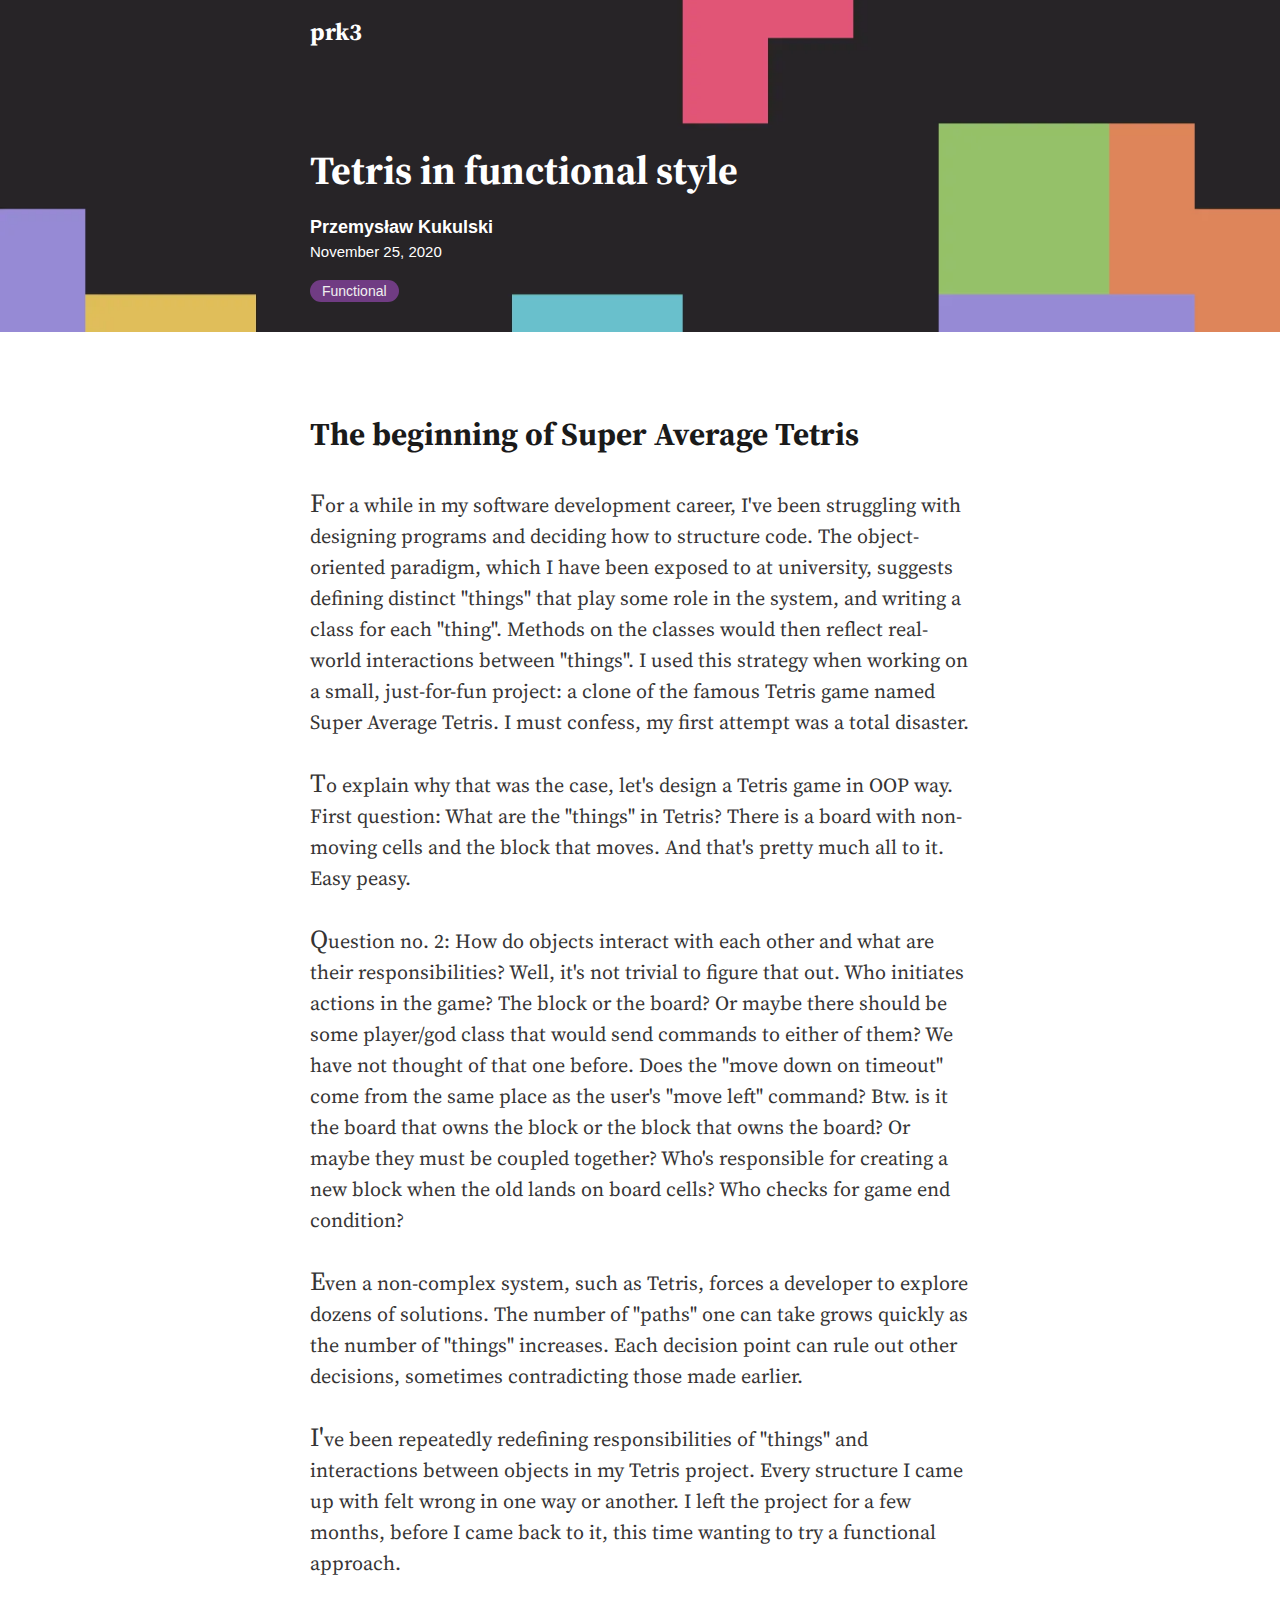
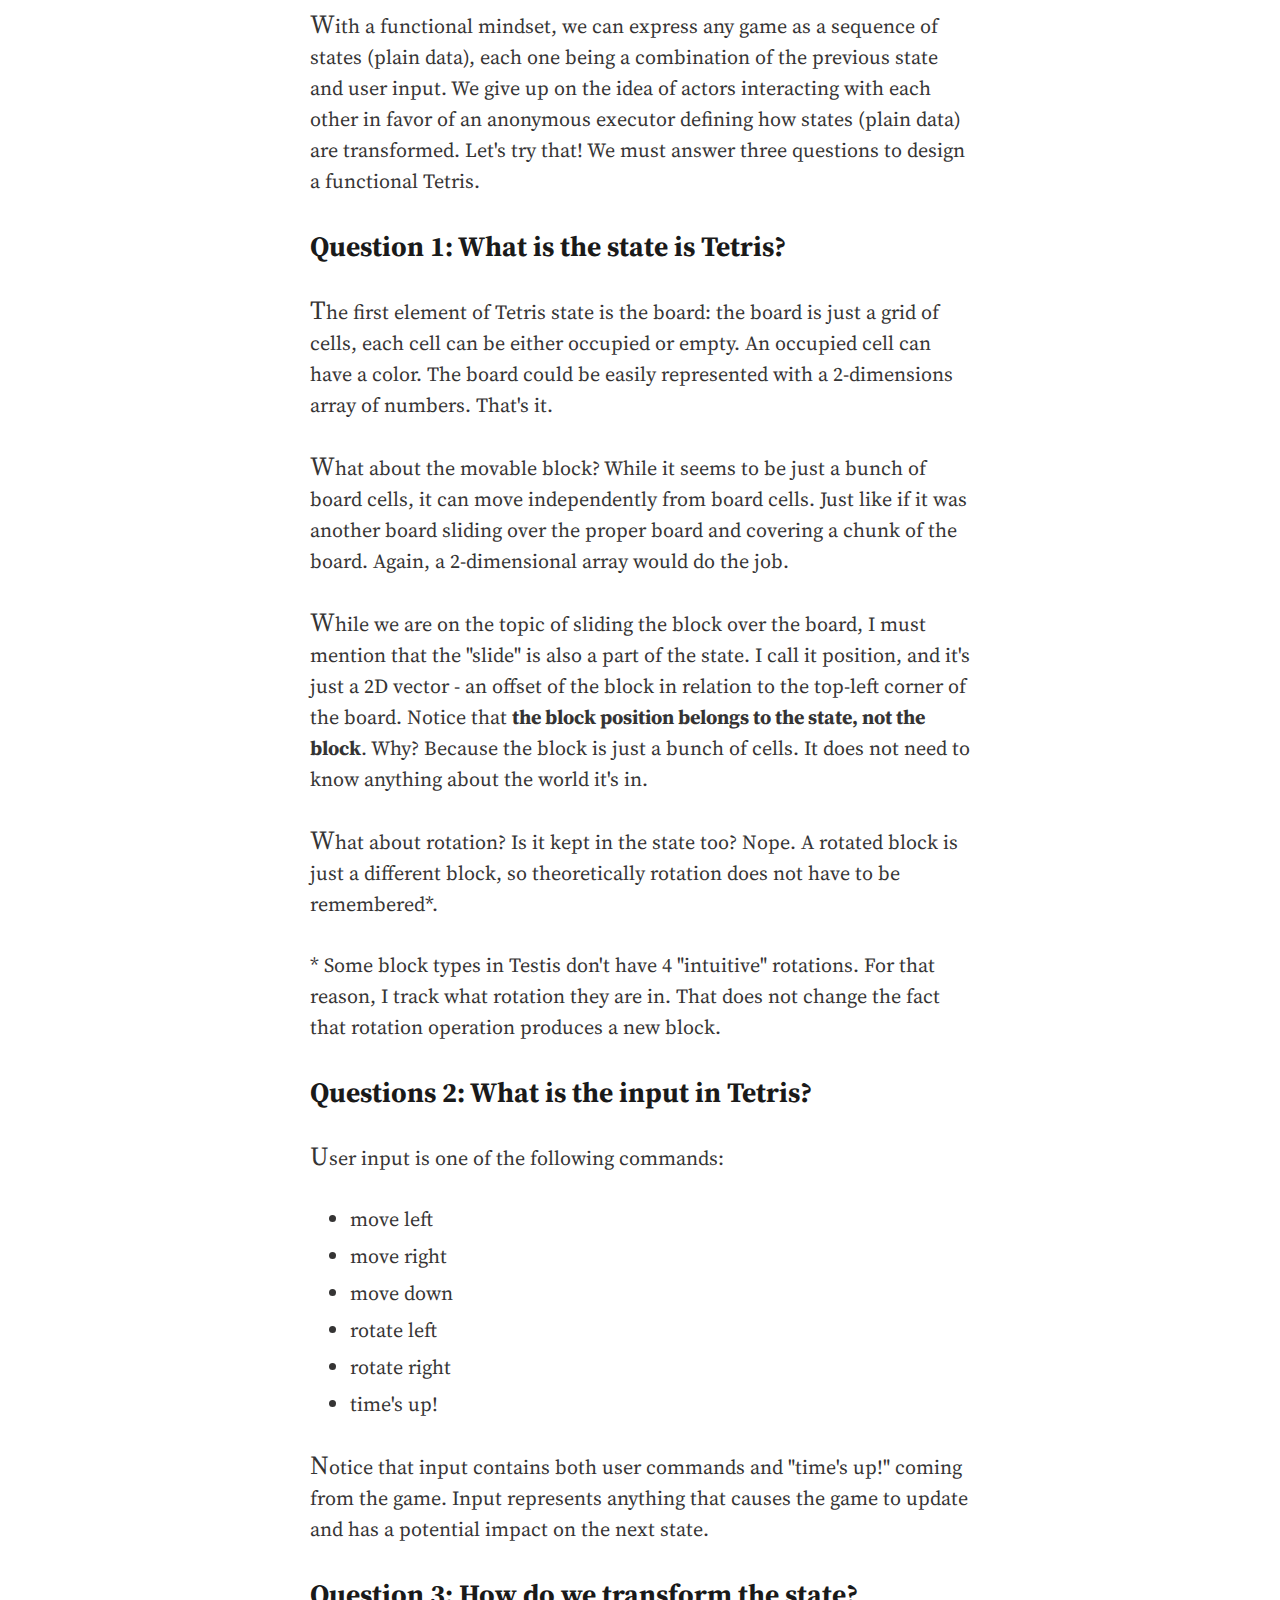
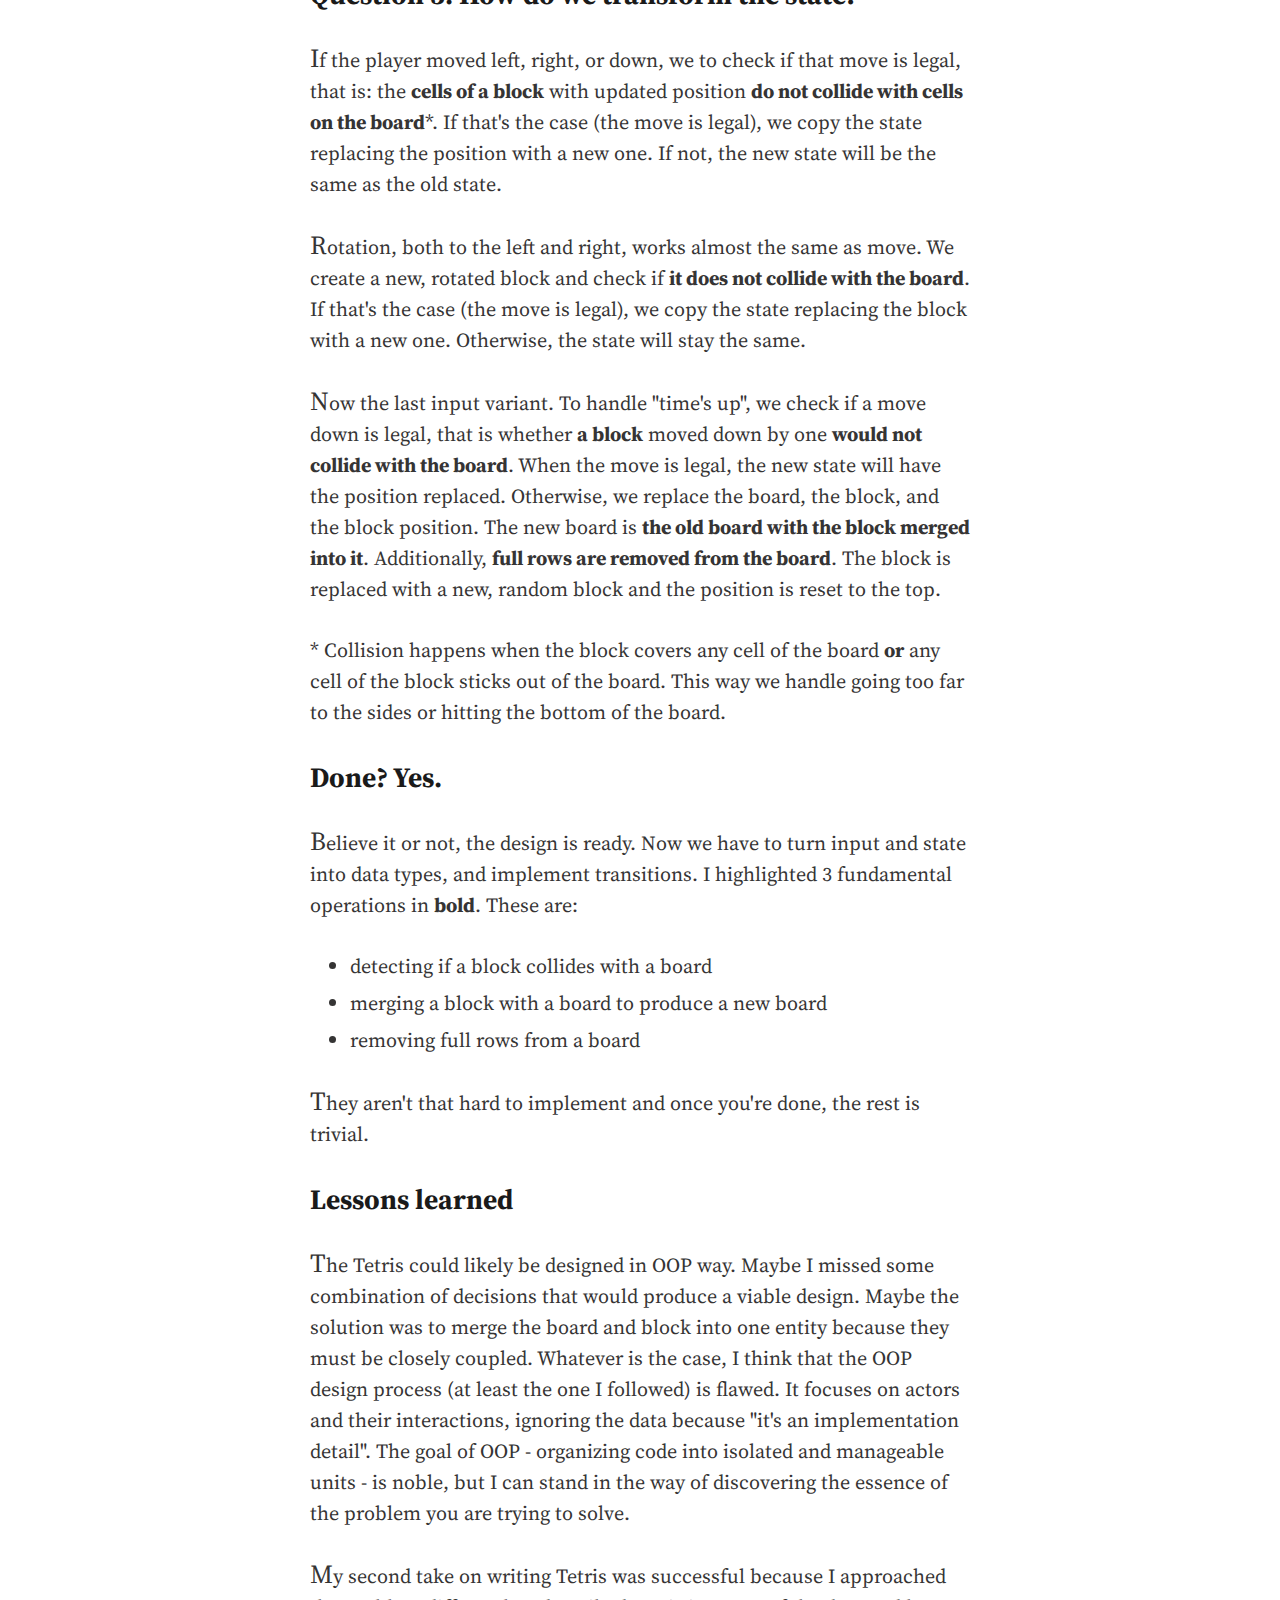
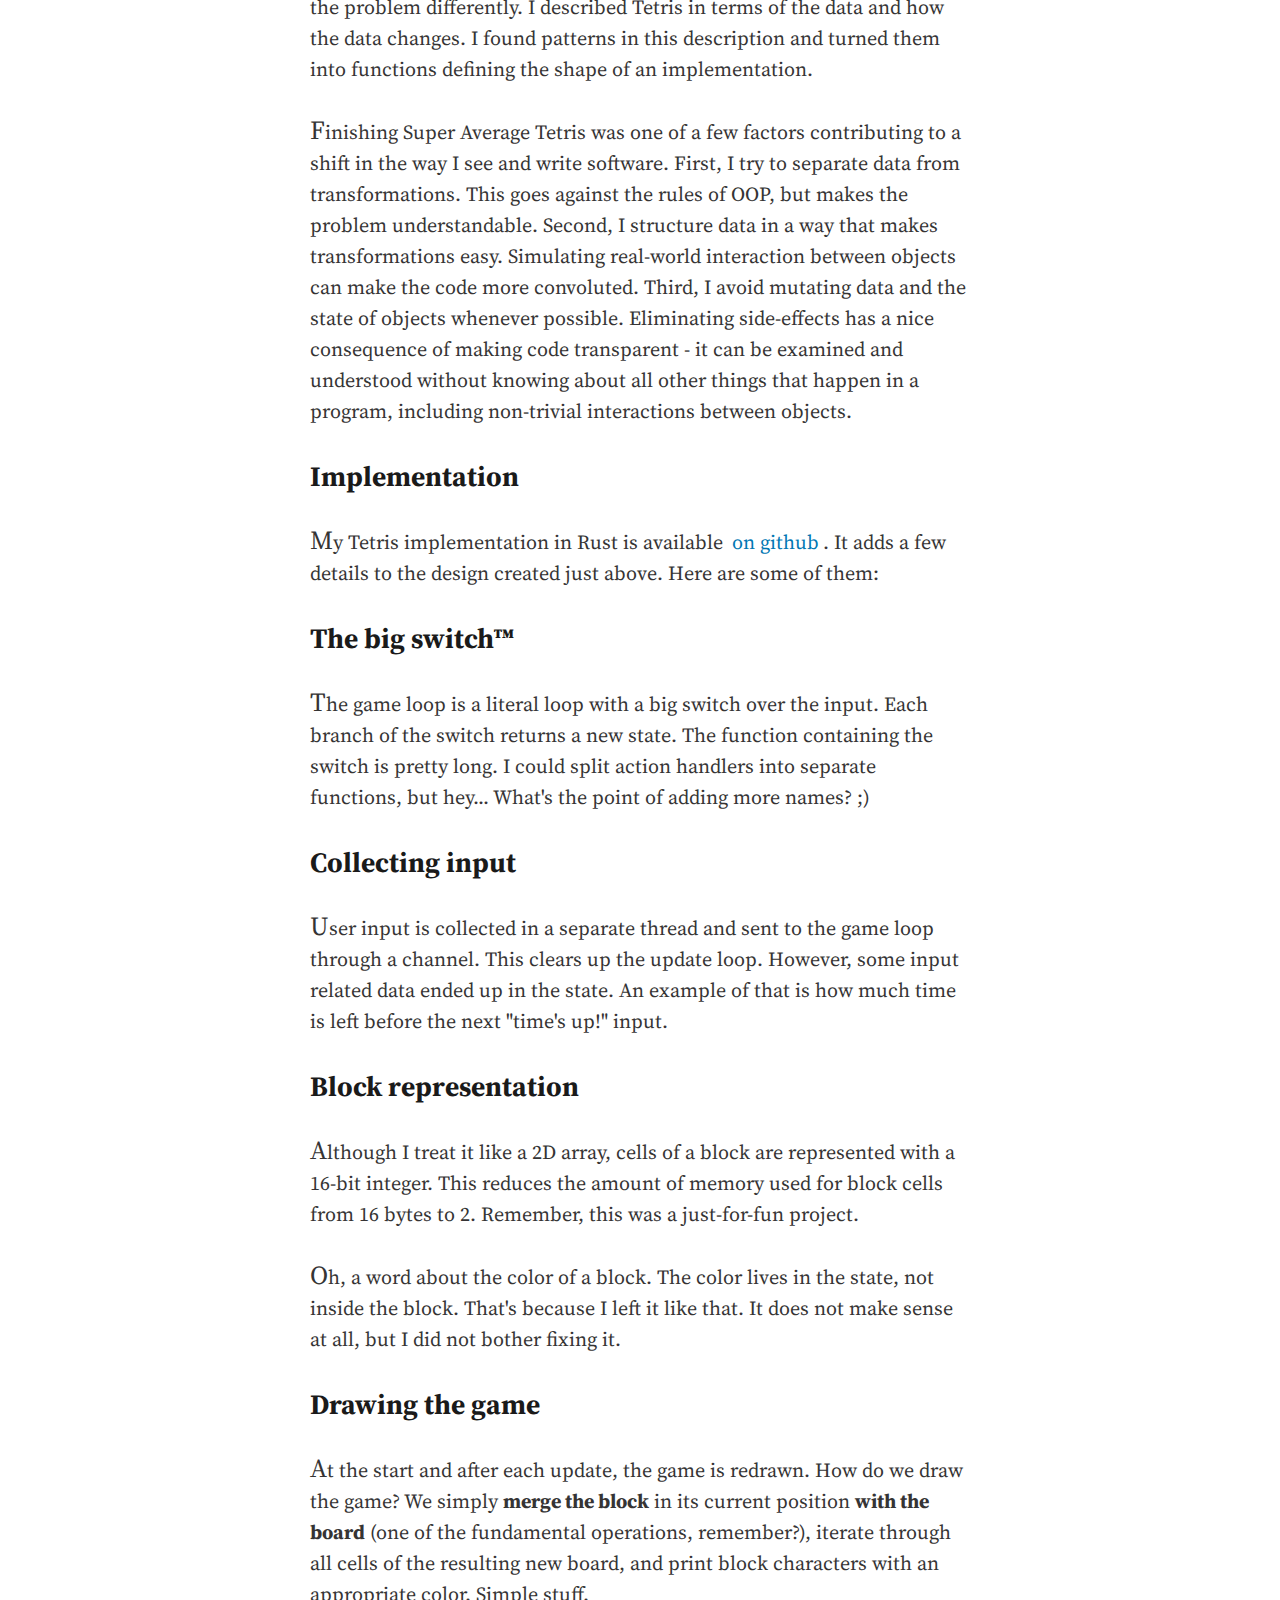
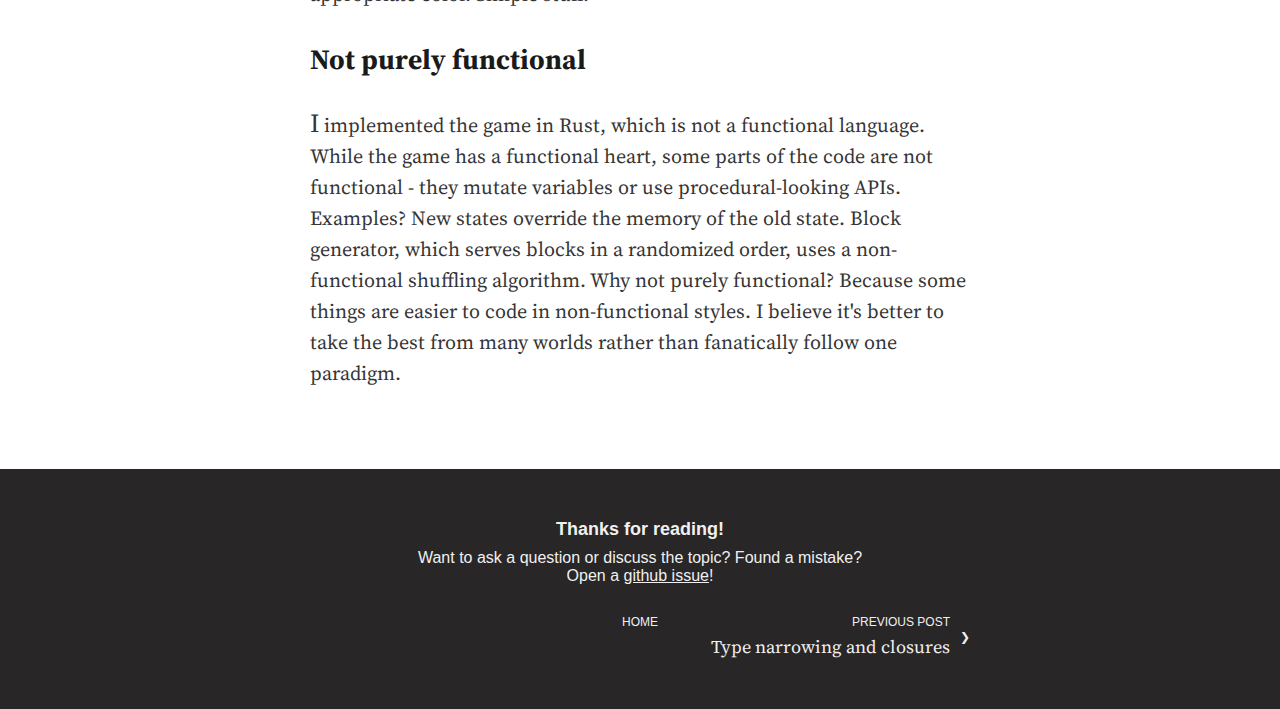
<file: posts/functional-tetris.html>
<!DOCTYPE html><html><head><meta name="viewport" content="width=device-width"/><meta charSet="utf-8"/><link rel="apple-touch-icon" sizes="180x180" href="/assets/apple-touch-icon.png"/><link rel="icon" type="image/png" sizes="32x32" href="/assets/favicon-32x32.png"/><link rel="icon" type="image/png" sizes="16x16" href="/assets/favicon-16x16.png"/><link rel="manifest" href="/assets/site.webmanifest"/><link rel="mask-icon" href="/assets/safari-pinned-tab.svg" color="#5bbad5"/><link rel="shortcut icon" href="/assets/favicon.ico"/><meta name="msapplication-TileColor" content="#da532c"/><meta name="msapplication-config" content="/assets/browserconfig.xml"/><meta name="theme-color" content="#ffffff"/><link href="https://fonts.googleapis.com/css?family=Source+Serif+Pro:400,700&amp;display=swap" rel="stylesheet"/><title>Tetris in functional style - prk3 blog</title><meta name="author" content="Przemysław Kukulski"/><meta name="keywords" content="functional"/><meta name="description" content="How hard is it to write a clone of Tetris? That depends on how you approach that challenge. After one unsuccessful attempt, I decided to write Tetris is a functional style. This is a story of how a just-for-fun project changed they way I see and write software."/><meta name="next-head-count" content="16"/><link rel="preload" href="/_next/static/css/21d4a735fb6b49f44edd.css" as="style"/><link rel="stylesheet" href="/_next/static/css/21d4a735fb6b49f44edd.css"/></head><body><div id="__next"><div class="Post"><header class="PostHeader"><picture class="PostHeaderImg"><source type="image/webp" media="(max-width:  480px)" srcSet="/assets/functional-tetris/header-s-2x.webp   960w, /assets/functional-tetris/header-s-1x.webp   480w"/><source type="image/webp" media="(max-width:  960px)" srcSet="/assets/functional-tetris/header-m-2x.webp  1920w, /assets/functional-tetris/header-m-1x.webp   960w"/><source type="image/webp" media="(max-width: 1440px)" srcSet="/assets/functional-tetris/header-l-2x.webp  2880w, /assets/functional-tetris/header-l-1x.webp  1440w"/><source type="image/webp" media="(max-width: 1920px)" srcSet="/assets/functional-tetris/header-x-2x.webp  3840w, /assets/functional-tetris/header-x-1x.webp  1920w"/><source type="image/webp" srcSet="/assets/functional-tetris/header-xx-2x.webp 5120w, /assets/functional-tetris/header-xx-1x.webp 2560w"/><source type="image/jpg" media="(max-width:  480px)" srcSet="/assets/functional-tetris/header-s-2x.jpg   960w, /assets/functional-tetris/header-s-1x.jpg   480w"/><source type="image/jpg" media="(max-width:  960px)" srcSet="/assets/functional-tetris/header-m-2x.jpg  1920w, /assets/functional-tetris/header-m-1x.jpg   960w"/><source type="image/jpg" media="(max-width: 1440px)" srcSet="/assets/functional-tetris/header-l-2x.jpg  2880w, /assets/functional-tetris/header-l-1x.jpg  1440w"/><source type="image/jpg" media="(max-width: 1920px)" srcSet="/assets/functional-tetris/header-x-2x.jpg  3840w, /assets/functional-tetris/header-x-1x.jpg  1920w"/><source type="image/jpg" srcSet="/assets/functional-tetris/header-xx-2x.jpg 5120w, /assets/functional-tetris/header-xx-1x.jpg 2560w"/><img class="PostHeaderImg__img" src="/assets/functional-tetris/header-m-1x.jpg" alt="header image" style="color:#272427;background-color:#272427"/></picture><div class="PostHeader__navContainer"><div class="PostHeader__navColumn"><nav><a class="PostHeader__logo" href="/">prk3</a></nav></div></div><div class="PostHeader__titleContainer"><div class="PostHeader__titleColumn"><h1 class="PostHeader__title">Tetris in functional style</h1><h2 class="PostHeader__author">Przemysław Kukulski</h2><h3 class="PostHeader__date"><time dateTime="Wed Nov 25 2020 01:00:00 GMT+0100 (Central European Standard Time)">November 25, 2020</time></h3><div class="PostHeader__tags"><a class="Tag Tag--light" style="background-color:#703c83" href="/tags/functional">Functional</a></div></div></div></header><div class="Post__body"><div class="Post__bodyColumn fancy"><h1>The beginning of Super Average Tetris</h1><p class="fancy__textFirstParagraph">For a while in my software development career, I&#x27;ve been struggling with designing programs and deciding how to structure code. The object-oriented paradigm, which I have been exposed to at university, suggests defining distinct &quot;things&quot; that play some role in the system, and writing a class for each &quot;thing&quot;. Methods on the classes would then reflect real-world interactions between &quot;things&quot;. I used this strategy when working on a small, just-for-fun project: a clone of the famous Tetris game named Super Average Tetris. I must confess, my first attempt was a total disaster.</p><p class="fancy__textFirstParagraph">To explain why that was the case, let&#x27;s design a Tetris game in OOP way. First question: What are the &quot;things&quot; in Tetris? There is a board with non-moving cells and the block that moves. And that&#x27;s pretty much all to it. Easy peasy.</p><p class="fancy__textFirstParagraph">Question no. 2: How do objects interact with each other and what are their responsibilities? Well, it&#x27;s not trivial to figure that out. Who initiates actions in the game? The block or the board? Or maybe there should be some player/god class that would send commands to either of them? We have not thought of that one before. Does the &quot;move down on timeout&quot; come from the same place as the user&#x27;s &quot;move left&quot; command? Btw. is it the board that owns the block or the block that owns the board? Or maybe they must be coupled together? Who&#x27;s responsible for creating a new block when the old lands on board cells? Who checks for game end condition?</p><p class="fancy__textFirstParagraph">Even a non-complex system, such as Tetris, forces a developer to explore dozens of solutions. The number of &quot;paths&quot; one can take grows quickly as the number of &quot;things&quot; increases. Each decision point can rule out other decisions, sometimes contradicting those made earlier.</p><p class="fancy__textFirstParagraph">I&#x27;ve been repeatedly redefining responsibilities of &quot;things&quot; and interactions between objects in my Tetris project. Every structure I came up with felt wrong in one way or another. I left the project for a few months, before I came back to it, this time wanting to try a functional approach.</p><p class="fancy__textFirstParagraph">With a functional mindset, we can express any game as a sequence of states (plain data), each one being a combination of the previous state and user input. We give up on the idea of actors interacting with each other in favor of an anonymous executor defining how states (plain data) are transformed. Let&#x27;s try that! We must answer three questions to design a functional Tetris.</p><h2>Question 1: What is the state is Tetris?</h2><p class="fancy__textFirstParagraph">The first element of Tetris state is the board: the board is just a grid of cells, each cell can be either occupied or empty. An occupied cell can have a color. The board could be easily represented with a 2-dimensions array of numbers. That&#x27;s it.</p><p class="fancy__textFirstParagraph">What about the movable block? While it seems to be just a bunch of board cells, it can move independently from board cells. Just like if it was another board sliding over the proper board and covering a chunk of the board. Again, a 2-dimensional array would do the job.</p><p class="fancy__textFirstParagraph">While we are on the topic of sliding the block over the board, I must mention that the &quot;slide&quot; is also a part of the state. I call it position, and it&#x27;s just a 2D vector - an offset of the block in relation to the top-left corner of the board. Notice that <strong>the block position belongs to the state, not the block</strong>. Why? Because the block is just a bunch of cells. It does not need to know anything about the world it&#x27;s in.</p><p class="fancy__textFirstParagraph">What about rotation? Is it kept in the state too? Nope. A rotated block is just a different block, so theoretically rotation does not have to be remembered*.</p><p class="fancy__textFirstParagraph">*<!-- --> Some block types in Testis don&#x27;t have 4 &quot;intuitive&quot; rotations. For that reason, I track what rotation they are in. That does not change the fact that rotation operation produces a new block.</p><h2>Questions 2: What is the input in Tetris?</h2><p class="fancy__textFirstParagraph">User input is one of the following commands:</p><ul><li>move left</li><li>move right</li><li>move down</li><li>rotate left</li><li>rotate right</li><li>time&#x27;s up!</li></ul><p class="fancy__textFirstParagraph">Notice that input contains both user commands and &quot;time&#x27;s up!&quot; coming from the game. Input represents anything that causes the game to update and has a potential impact on the next state.</p><h2>Question 3: How do we transform the state?</h2><p class="fancy__textFirstParagraph">If the player moved left, right, or down, we to check if that move is legal, that is: the <strong>cells of a block</strong> with updated position <strong>do not collide with cells on the board</strong>*<!-- -->. If that&#x27;s the case (the move is legal), we copy the state replacing the position with a new one. If not, the new state will be the same as the old state.</p><p class="fancy__textFirstParagraph">Rotation, both to the left and right, works almost the same as move. We create a new, rotated block and check if <strong>it does not collide with the board</strong>. If that&#x27;s the case (the move is legal), we copy the state replacing the block with a new one. Otherwise, the state will stay the same.</p><p class="fancy__textFirstParagraph">Now the last input variant. To handle &quot;time&#x27;s up&quot;, we check if a move down is legal, that is whether <strong>a block</strong> moved down by one <strong>would not collide with the board</strong>. When the move is legal, the new state will have the position replaced. Otherwise, we replace the board, the block, and the block position. The new board is <strong>the old board with the block merged into it</strong>. Additionally, <strong>full rows are removed from the board</strong>. The block is replaced with a new, random block and the position is reset to the top.</p><p class="fancy__textFirstParagraph">*<!-- --> Collision happens when the block covers any cell of the board <strong>or</strong> any cell of the block sticks out of the board. This way we handle going too far to the sides or hitting the bottom of the board.</p><h2>Done? Yes.</h2><p class="fancy__textFirstParagraph">Believe it or not, the design is ready. Now we have to turn input and state into data types, and implement transitions. I highlighted 3 fundamental operations in <strong>bold</strong>. These are:</p><ul><li>detecting if a block collides with a board</li><li>merging a block with a board to produce a new board</li><li>removing full rows from a board</li></ul><p class="fancy__textFirstParagraph">They aren&#x27;t that hard to implement and once you&#x27;re done, the rest is trivial.</p><h2>Lessons learned</h2><p class="fancy__textFirstParagraph">The Tetris could likely be designed in OOP way. Maybe I missed some combination of decisions that would produce a viable design. Maybe the solution was to merge the board and block into one entity because they must be closely coupled. Whatever is the case, I think that the OOP design process (at least the one I followed) is flawed. It focuses on actors and their interactions, ignoring the data because &quot;it&#x27;s an implementation detail&quot;. The goal of OOP - organizing code into isolated and manageable units - is noble, but I can stand in the way of discovering the essence of the problem you are trying to solve.</p><p class="fancy__textFirstParagraph">My second take on writing Tetris was successful because I approached the problem differently. I described Tetris in terms of the data and how the data changes. I found patterns in this description and turned them into functions defining the shape of an implementation.</p><p class="fancy__textFirstParagraph">Finishing Super Average Tetris was one of a few factors contributing to a shift in the way I see and write software. First, I try to separate data from transformations. This goes against the rules of OOP, but makes the problem understandable. Second, I structure data in a way that makes transformations easy. Simulating real-world interaction between objects can make the code more convoluted. Third, I avoid mutating data and the state of objects whenever possible. Eliminating side-effects has a nice consequence of making code transparent - it can be examined and understood without knowing about all other things that happen in a program, including non-trivial interactions between objects.</p><h2>Implementation</h2><p class="fancy__textFirstParagraph">My Tetris implementation in Rust is available <a href="https://github.com/prk3/super-average-tetris">on github</a>. It adds a few details to the design created just above. Here are some of them:</p><h2>The big switch™</h2><p class="fancy__textFirstParagraph">The game loop is a literal loop with a big switch over the input. Each branch of the switch returns a new state. The function containing the switch is pretty long. I could split action handlers into separate functions, but hey... What&#x27;s the point of adding more names? ;)</p><h2>Collecting input</h2><p class="fancy__textFirstParagraph">User input is collected in a separate thread and sent to the game loop through a channel. This clears up the update loop. However, some input related data ended up in the state. An example of that is how much time is left before the next &quot;time&#x27;s up!&quot; input.</p><h2>Block representation</h2><p class="fancy__textFirstParagraph">Although I treat it like a 2D array, cells of a block are represented with a 16-bit integer. This reduces the amount of memory used for block cells from 16 bytes to 2. Remember, this was a just-for-fun project.</p><p class="fancy__textFirstParagraph">Oh, a word about the color of a block. The color lives in the state, not inside the block. That&#x27;s because I left it like that. It does not make sense at all, but I did not bother fixing it.</p><h2>Drawing the game</h2><p class="fancy__textFirstParagraph">At the start and after each update, the game is redrawn. How do we draw the game? We simply <strong>merge the block</strong> in its current position <strong>with the board</strong> (one of the fundamental operations, remember?), iterate through all cells of the resulting new board, and print block characters with an appropriate color. Simple stuff.</p><h2>Not purely functional</h2><p class="fancy__textFirstParagraph">I implemented the game in Rust, which is not a functional language. While the game has a functional heart, some parts of the code are not functional - they mutate variables or use procedural-looking APIs. Examples? New states override the memory of the old state. Block generator, which serves blocks in a randomized order, uses a non-functional shuffling algorithm. Why not purely functional? Because some things are easier to code in non-functional styles. I believe it&#x27;s better to take the best from many worlds rather than fanatically follow one paradigm.</p></div></div><footer class="PostFooter"><div class="PostFooter__column"><h1 class="PostFooter__title">Thanks for reading!</h1><p class="PostFooter__message"><span>Want to ask a question or discuss the topic? Found a mistake?</span><br/><span>Open a </span><a class="link--clean" href="https://github.com/prk3/blog-source/issues">github issue</a><span>!</span></p><nav class="PostFooter__nav"><div class="PostFooter__next"></div><div class="PostFooter__back"><a class="PostFooter__backLink" href="/">Home</a></div><div class="PostFooter__prev"><div class="PostRef PostRef--right"><a class="PostRef__link" href="/posts/type-narrowing-and-closures"><div class="PostRef__label">Previous post</div><h6 class="PostRef__title">Type narrowing and closures</h6><div class="PostRef__arrow">❯</div></a></div></div></nav></div></footer></div></div></body></html>
</file>
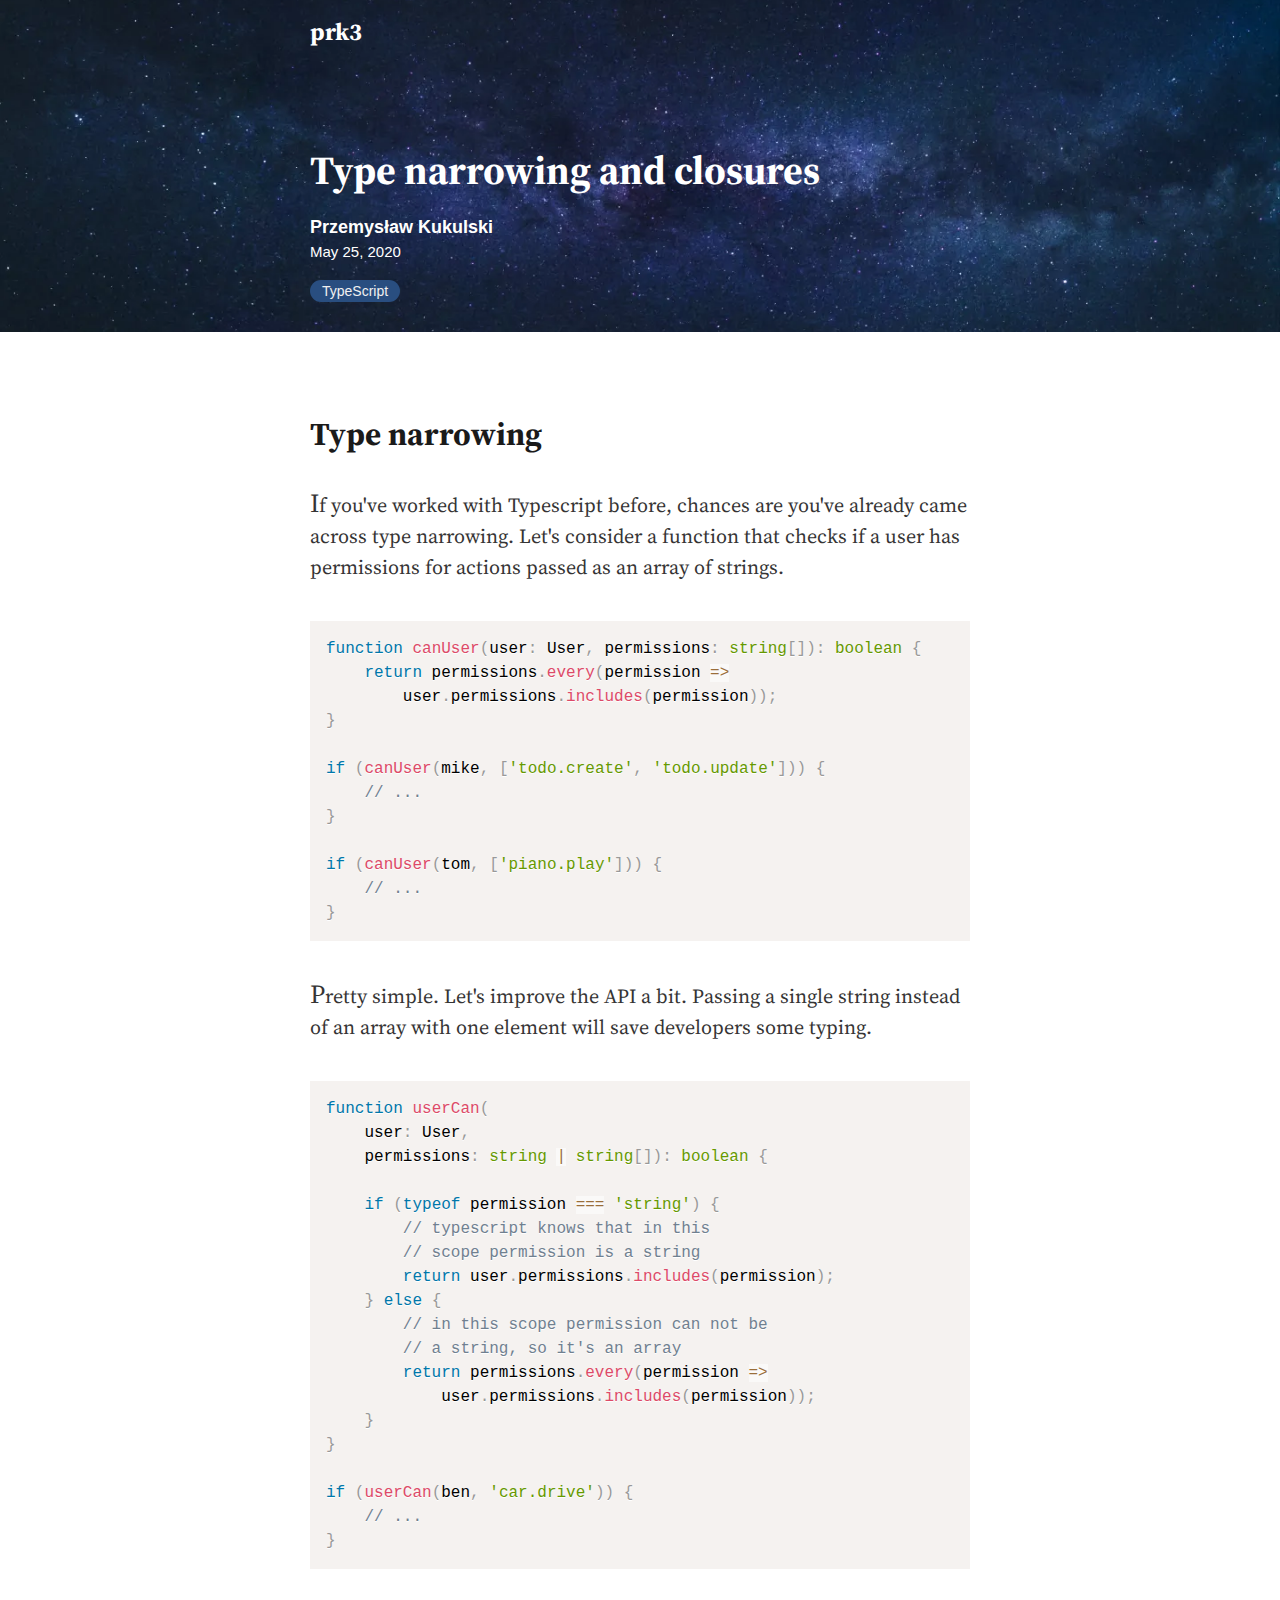
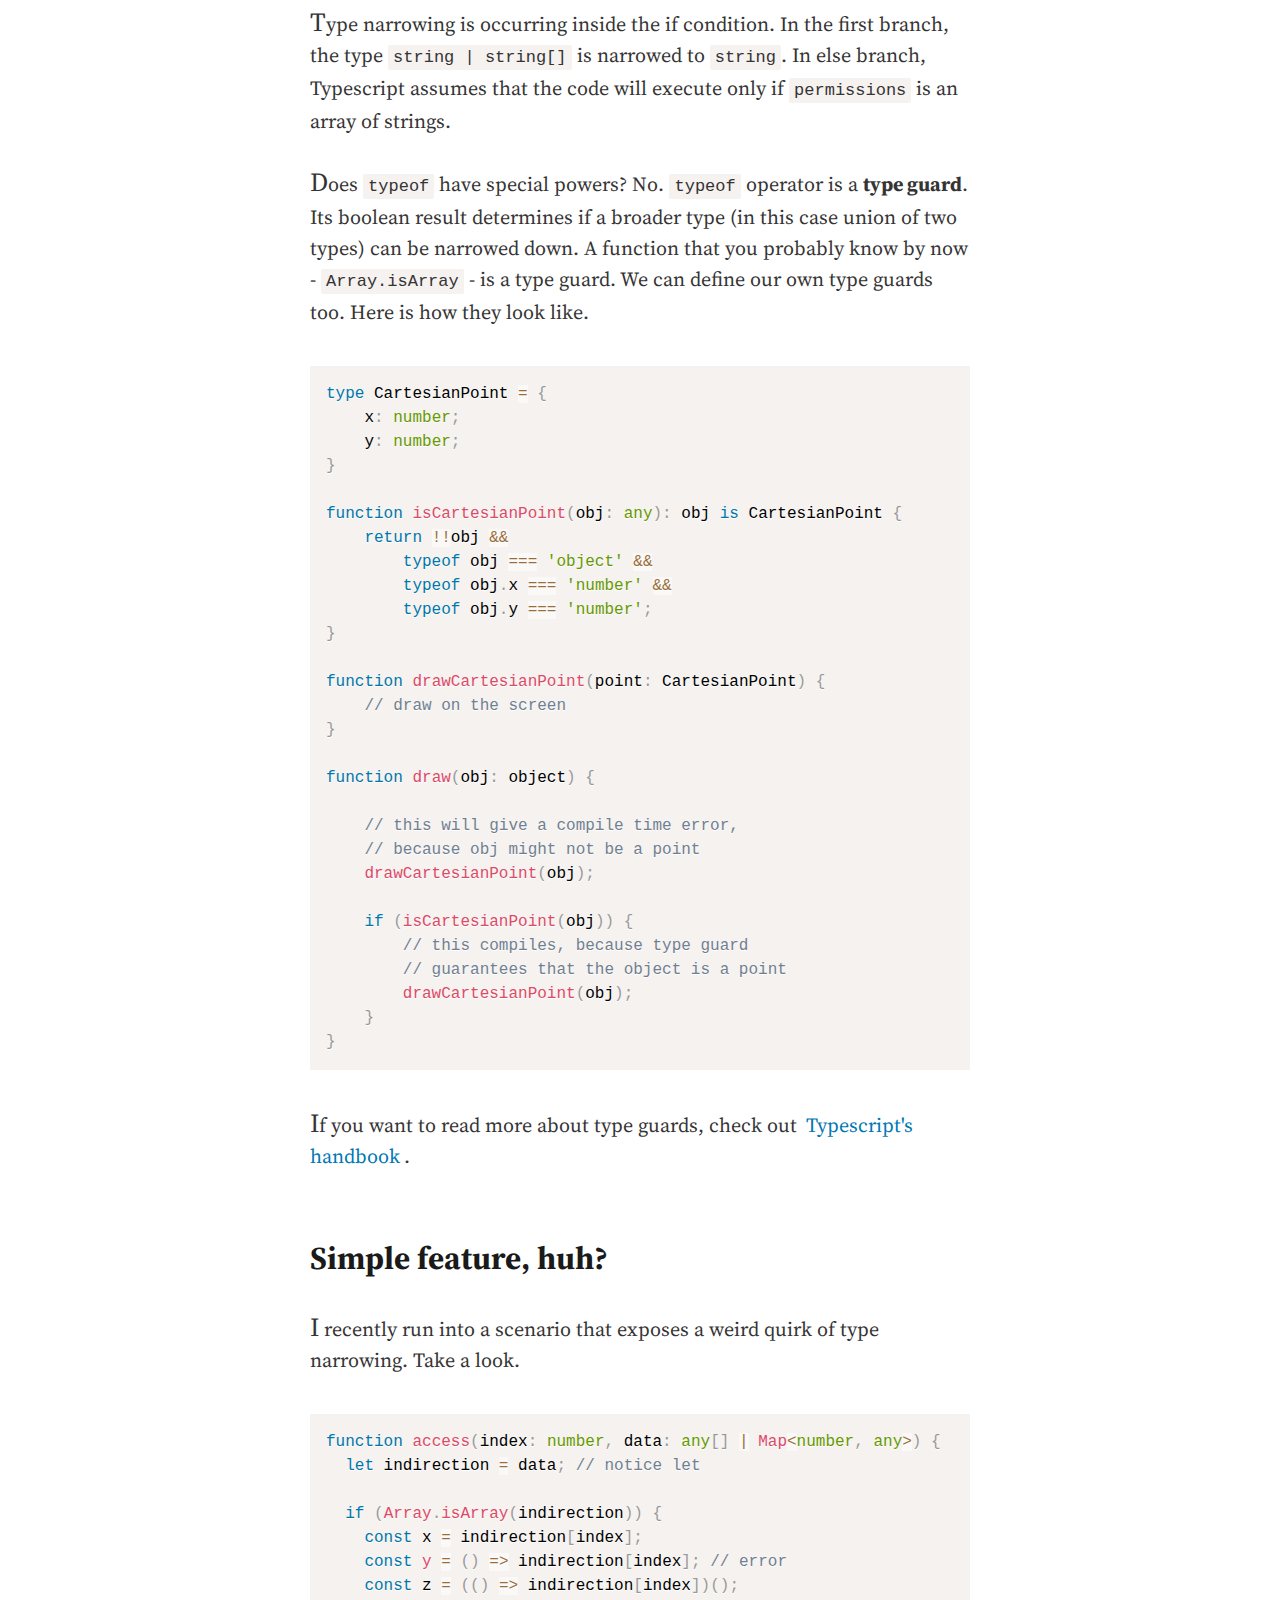
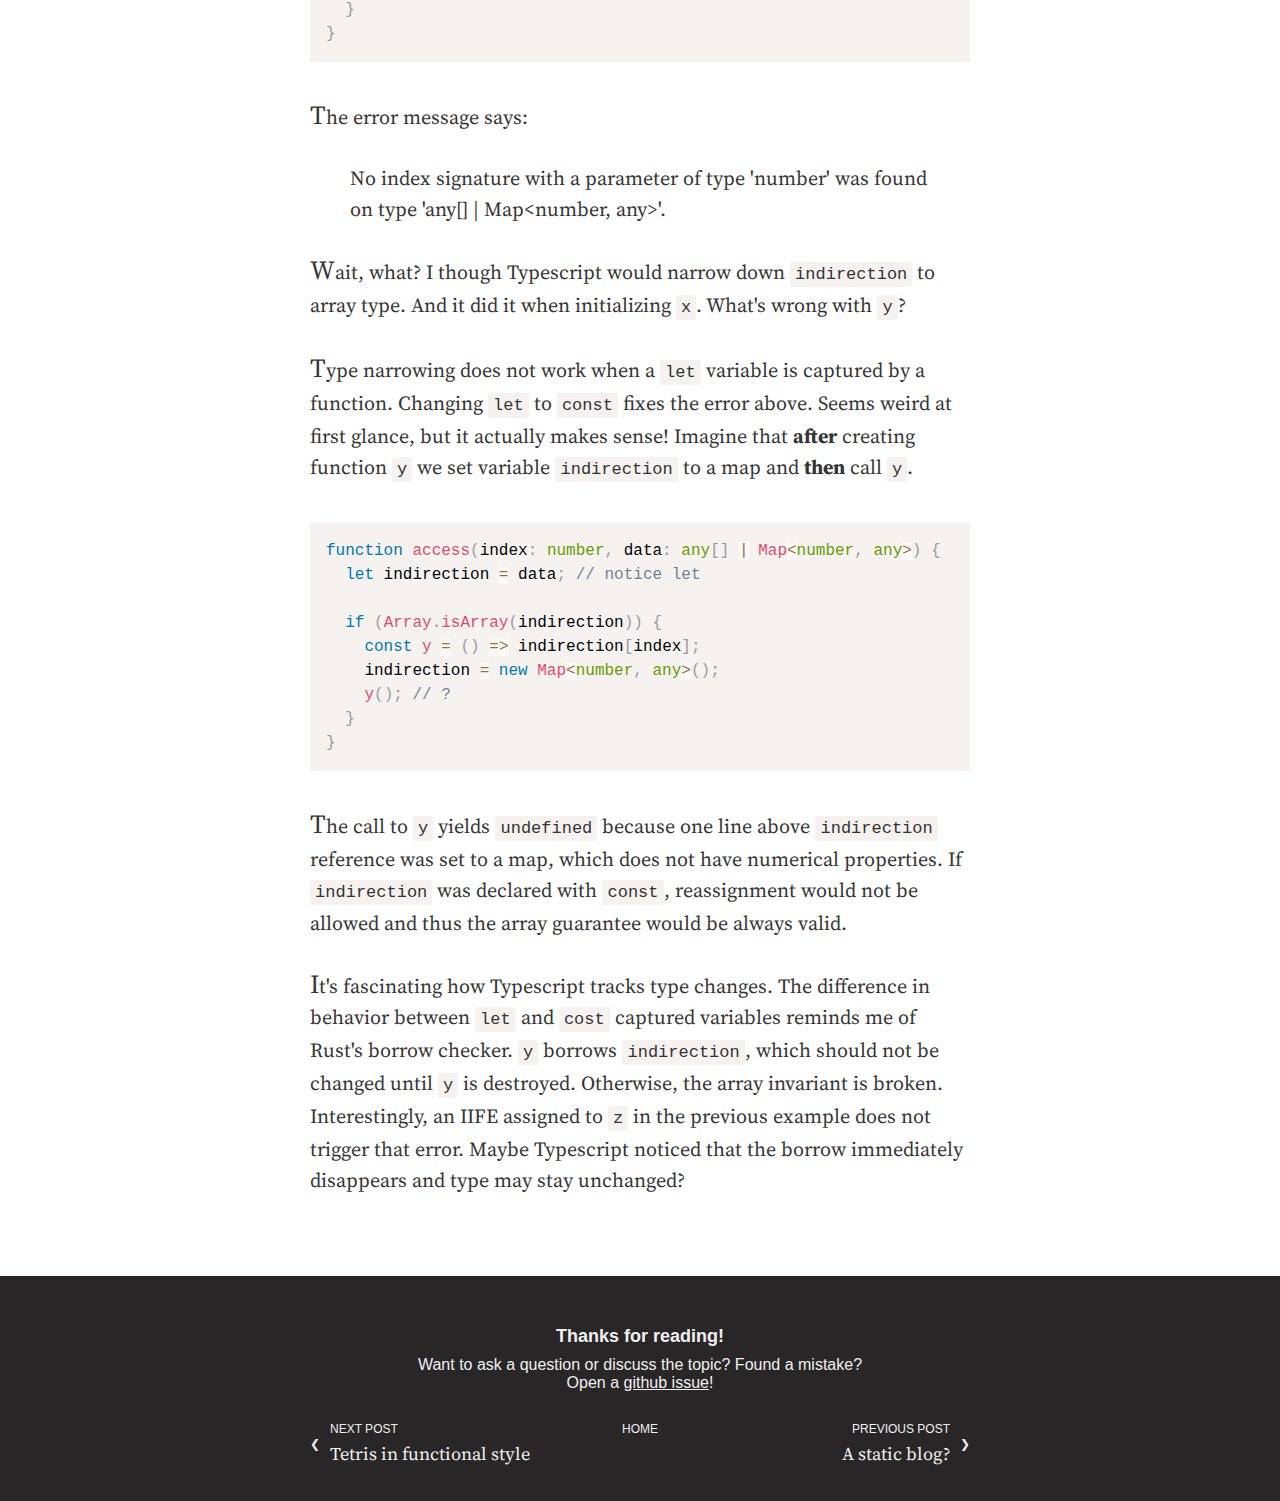
<file: posts/type-narrowing-and-closures.html>
<!DOCTYPE html><html><head><meta name="viewport" content="width=device-width"/><meta charSet="utf-8"/><link rel="apple-touch-icon" sizes="180x180" href="/assets/apple-touch-icon.png"/><link rel="icon" type="image/png" sizes="32x32" href="/assets/favicon-32x32.png"/><link rel="icon" type="image/png" sizes="16x16" href="/assets/favicon-16x16.png"/><link rel="manifest" href="/assets/site.webmanifest"/><link rel="mask-icon" href="/assets/safari-pinned-tab.svg" color="#5bbad5"/><link rel="shortcut icon" href="/assets/favicon.ico"/><meta name="msapplication-TileColor" content="#da532c"/><meta name="msapplication-config" content="/assets/browserconfig.xml"/><meta name="theme-color" content="#ffffff"/><link href="https://fonts.googleapis.com/css?family=Source+Serif+Pro:400,700&amp;display=swap" rel="stylesheet"/><title>Type narrowing and closures - prk3 blog</title><meta name="author" content="Przemysław Kukulski"/><meta name="keywords" content="typescript"/><meta name="description" content="Typescript offers a mechanism called type narrowing, which allows us to validate object&#x27;s type with type guards and avoid explicit casts or error silencing. This post will give a brief demo of this feature and show it&#x27;s interesting consequences."/><meta name="next-head-count" content="16"/><link rel="preload" href="/_next/static/css/21d4a735fb6b49f44edd.css" as="style"/><link rel="stylesheet" href="/_next/static/css/21d4a735fb6b49f44edd.css"/></head><body><div id="__next"><div class="Post"><header class="PostHeader"><picture class="PostHeaderImg"><source type="image/webp" media="(max-width:  480px)" srcSet="/assets/type-narrowing-and-closures/header-s-2x.webp   960w, /assets/type-narrowing-and-closures/header-s-1x.webp   480w"/><source type="image/webp" media="(max-width:  960px)" srcSet="/assets/type-narrowing-and-closures/header-m-2x.webp  1920w, /assets/type-narrowing-and-closures/header-m-1x.webp   960w"/><source type="image/webp" media="(max-width: 1440px)" srcSet="/assets/type-narrowing-and-closures/header-l-2x.webp  2880w, /assets/type-narrowing-and-closures/header-l-1x.webp  1440w"/><source type="image/webp" media="(max-width: 1920px)" srcSet="/assets/type-narrowing-and-closures/header-x-2x.webp  3840w, /assets/type-narrowing-and-closures/header-x-1x.webp  1920w"/><source type="image/webp" srcSet="/assets/type-narrowing-and-closures/header-xx-2x.webp 5120w, /assets/type-narrowing-and-closures/header-xx-1x.webp 2560w"/><source type="image/jpg" media="(max-width:  480px)" srcSet="/assets/type-narrowing-and-closures/header-s-2x.jpg   960w, /assets/type-narrowing-and-closures/header-s-1x.jpg   480w"/><source type="image/jpg" media="(max-width:  960px)" srcSet="/assets/type-narrowing-and-closures/header-m-2x.jpg  1920w, /assets/type-narrowing-and-closures/header-m-1x.jpg   960w"/><source type="image/jpg" media="(max-width: 1440px)" srcSet="/assets/type-narrowing-and-closures/header-l-2x.jpg  2880w, /assets/type-narrowing-and-closures/header-l-1x.jpg  1440w"/><source type="image/jpg" media="(max-width: 1920px)" srcSet="/assets/type-narrowing-and-closures/header-x-2x.jpg  3840w, /assets/type-narrowing-and-closures/header-x-1x.jpg  1920w"/><source type="image/jpg" srcSet="/assets/type-narrowing-and-closures/header-xx-2x.jpg 5120w, /assets/type-narrowing-and-closures/header-xx-1x.jpg 2560w"/><img class="PostHeaderImg__img" src="/assets/type-narrowing-and-closures/header-m-1x.jpg" alt="header image" style="color:#181f2b;background-color:#181f2b"/></picture><div class="PostHeader__navContainer"><div class="PostHeader__navColumn"><nav><a class="PostHeader__logo" href="/">prk3</a></nav></div></div><div class="PostHeader__titleContainer"><div class="PostHeader__titleColumn"><h1 class="PostHeader__title">Type narrowing and closures</h1><h2 class="PostHeader__author">Przemysław Kukulski</h2><h3 class="PostHeader__date"><time dateTime="Mon May 25 2020 02:00:00 GMT+0200 (Central European Summer Time)">May 25, 2020</time></h3><div class="PostHeader__tags"><a class="Tag Tag--light" style="background-color:#294e80" href="/tags/typescript">TypeScript</a></div></div></div></header><div class="Post__body"><div class="Post__bodyColumn fancy"><h1>Type narrowing</h1><p class="fancy__textFirstParagraph">If you&#x27;ve worked with Typescript before, chances are you&#x27;ve already came across type narrowing. Let&#x27;s consider a function that checks if a user has permissions for actions passed as an array of strings.</p><div class="Code"><pre style="color:black;background:#f5f2f0;text-shadow:0 1px white;font-family:Consolas, Monaco, &#x27;Andale Mono&#x27;, &#x27;Ubuntu Mono&#x27;, monospace;text-align:left;white-space:pre;word-spacing:normal;word-break:normal;word-wrap:normal;line-height:1.5;-moz-tab-size:4;-o-tab-size:4;tab-size:4;-webkit-hyphens:none;-moz-hyphens:none;-ms-hyphens:none;hyphens:none;padding:1em;margin:.5em 0;overflow:auto"><code style="color:black;background:none;text-shadow:0 1px white;font-family:Consolas, Monaco, &#x27;Andale Mono&#x27;, &#x27;Ubuntu Mono&#x27;, monospace;text-align:left;white-space:pre;word-spacing:normal;word-break:normal;word-wrap:normal;line-height:1.5;-moz-tab-size:4;-o-tab-size:4;tab-size:4;-webkit-hyphens:none;-moz-hyphens:none;-ms-hyphens:none;hyphens:none"><span class="token" style="color:#07a">function</span> <span class="token" style="color:#DD4A68">canUser</span><span class="token" style="color:#999">(</span><span class="token parameter">user<span class="token" style="color:#999">:</span> <span class="token maybe-class-name">User</span><span class="token" style="color:#999">,</span> permissions<span class="token" style="color:#999">:</span> <span class="token" style="color:#690">string</span><span class="token" style="color:#999">[</span><span class="token" style="color:#999">]</span></span><span class="token" style="color:#999">)</span><span class="token" style="color:#999">:</span> <span class="token" style="color:#690">boolean</span> <span class="token" style="color:#999">{</span>
    <span class="token" style="color:#07a">return</span> permissions<span class="token" style="color:#999">.</span><span class="token method property-access" style="color:#DD4A68">every</span><span class="token" style="color:#999">(</span><span class="token parameter">permission</span> <span class="token arrow" style="color:#9a6e3a;background:hsla(0, 0%, 100%, .5)">=&gt;</span>
        user<span class="token" style="color:#999">.</span><span class="token property-access">permissions</span><span class="token" style="color:#999">.</span><span class="token method property-access" style="color:#DD4A68">includes</span><span class="token" style="color:#999">(</span>permission<span class="token" style="color:#999">)</span><span class="token" style="color:#999">)</span><span class="token" style="color:#999">;</span>
<span class="token" style="color:#999">}</span>

<span class="token" style="color:#07a">if</span> <span class="token" style="color:#999">(</span><span class="token" style="color:#DD4A68">canUser</span><span class="token" style="color:#999">(</span>mike<span class="token" style="color:#999">,</span> <span class="token" style="color:#999">[</span><span class="token" style="color:#690">&#x27;todo.create&#x27;</span><span class="token" style="color:#999">,</span> <span class="token" style="color:#690">&#x27;todo.update&#x27;</span><span class="token" style="color:#999">]</span><span class="token" style="color:#999">)</span><span class="token" style="color:#999">)</span> <span class="token" style="color:#999">{</span>
    <span class="token" style="color:slategray">// ...</span>
<span class="token" style="color:#999">}</span>

<span class="token" style="color:#07a">if</span> <span class="token" style="color:#999">(</span><span class="token" style="color:#DD4A68">canUser</span><span class="token" style="color:#999">(</span>tom<span class="token" style="color:#999">,</span> <span class="token" style="color:#999">[</span><span class="token" style="color:#690">&#x27;piano.play&#x27;</span><span class="token" style="color:#999">]</span><span class="token" style="color:#999">)</span><span class="token" style="color:#999">)</span> <span class="token" style="color:#999">{</span>
    <span class="token" style="color:slategray">// ...</span>
<span class="token" style="color:#999">}</span></code></pre></div><p class="fancy__textFirstParagraph">Pretty simple. Let&#x27;s improve the API a bit. Passing a single string instead of an array with one element will save developers some typing.</p><div class="Code"><pre style="color:black;background:#f5f2f0;text-shadow:0 1px white;font-family:Consolas, Monaco, &#x27;Andale Mono&#x27;, &#x27;Ubuntu Mono&#x27;, monospace;text-align:left;white-space:pre;word-spacing:normal;word-break:normal;word-wrap:normal;line-height:1.5;-moz-tab-size:4;-o-tab-size:4;tab-size:4;-webkit-hyphens:none;-moz-hyphens:none;-ms-hyphens:none;hyphens:none;padding:1em;margin:.5em 0;overflow:auto"><code style="color:black;background:none;text-shadow:0 1px white;font-family:Consolas, Monaco, &#x27;Andale Mono&#x27;, &#x27;Ubuntu Mono&#x27;, monospace;text-align:left;white-space:pre;word-spacing:normal;word-break:normal;word-wrap:normal;line-height:1.5;-moz-tab-size:4;-o-tab-size:4;tab-size:4;-webkit-hyphens:none;-moz-hyphens:none;-ms-hyphens:none;hyphens:none"><span class="token" style="color:#07a">function</span> <span class="token" style="color:#DD4A68">userCan</span><span class="token" style="color:#999">(</span>
    <span class="token parameter">user<span class="token" style="color:#999">:</span> <span class="token maybe-class-name">User</span><span class="token" style="color:#999">,</span>
    permissions<span class="token" style="color:#999">:</span> <span class="token" style="color:#690">string</span> <span class="token" style="color:#9a6e3a;background:hsla(0, 0%, 100%, .5)">|</span> <span class="token" style="color:#690">string</span><span class="token" style="color:#999">[</span><span class="token" style="color:#999">]</span></span><span class="token" style="color:#999">)</span><span class="token" style="color:#999">:</span> <span class="token" style="color:#690">boolean</span> <span class="token" style="color:#999">{</span>

    <span class="token" style="color:#07a">if</span> <span class="token" style="color:#999">(</span><span class="token" style="color:#07a">typeof</span> permission <span class="token" style="color:#9a6e3a;background:hsla(0, 0%, 100%, .5)">===</span> <span class="token" style="color:#690">&#x27;string&#x27;</span><span class="token" style="color:#999">)</span> <span class="token" style="color:#999">{</span>
        <span class="token" style="color:slategray">// typescript knows that in this</span>
        <span class="token" style="color:slategray">// scope permission is a string</span>
        <span class="token" style="color:#07a">return</span> user<span class="token" style="color:#999">.</span><span class="token property-access">permissions</span><span class="token" style="color:#999">.</span><span class="token method property-access" style="color:#DD4A68">includes</span><span class="token" style="color:#999">(</span>permission<span class="token" style="color:#999">)</span><span class="token" style="color:#999">;</span>
    <span class="token" style="color:#999">}</span> <span class="token" style="color:#07a">else</span> <span class="token" style="color:#999">{</span>
        <span class="token" style="color:slategray">// in this scope permission can not be</span>
        <span class="token" style="color:slategray">// a string, so it&#x27;s an array</span>
        <span class="token" style="color:#07a">return</span> permissions<span class="token" style="color:#999">.</span><span class="token method property-access" style="color:#DD4A68">every</span><span class="token" style="color:#999">(</span><span class="token parameter">permission</span> <span class="token arrow" style="color:#9a6e3a;background:hsla(0, 0%, 100%, .5)">=&gt;</span>
            user<span class="token" style="color:#999">.</span><span class="token property-access">permissions</span><span class="token" style="color:#999">.</span><span class="token method property-access" style="color:#DD4A68">includes</span><span class="token" style="color:#999">(</span>permission<span class="token" style="color:#999">)</span><span class="token" style="color:#999">)</span><span class="token" style="color:#999">;</span>
    <span class="token" style="color:#999">}</span>
<span class="token" style="color:#999">}</span>

<span class="token" style="color:#07a">if</span> <span class="token" style="color:#999">(</span><span class="token" style="color:#DD4A68">userCan</span><span class="token" style="color:#999">(</span>ben<span class="token" style="color:#999">,</span> <span class="token" style="color:#690">&#x27;car.drive&#x27;</span><span class="token" style="color:#999">)</span><span class="token" style="color:#999">)</span> <span class="token" style="color:#999">{</span>
    <span class="token" style="color:slategray">// ...</span>
<span class="token" style="color:#999">}</span></code></pre></div><p class="fancy__textFirstParagraph">Type narrowing is occurring inside the if condition. In the first branch, the type <code>string | string[]</code> is narrowed to <code>string</code>. In else branch, Typescript assumes that the code will execute only if <code>permissions</code> is an array of strings.</p><p class="fancy__textFirstParagraph">Does <code>typeof</code> have special powers? No. <code>typeof</code> operator is a <strong>type guard</strong>. Its boolean result determines if a broader type (in this case union of two types) can be narrowed down. A function that you probably know by now - <code>Array.isArray</code> - is a type guard. We can define our own type guards too. Here is how they look like.</p><div class="Code"><pre style="color:black;background:#f5f2f0;text-shadow:0 1px white;font-family:Consolas, Monaco, &#x27;Andale Mono&#x27;, &#x27;Ubuntu Mono&#x27;, monospace;text-align:left;white-space:pre;word-spacing:normal;word-break:normal;word-wrap:normal;line-height:1.5;-moz-tab-size:4;-o-tab-size:4;tab-size:4;-webkit-hyphens:none;-moz-hyphens:none;-ms-hyphens:none;hyphens:none;padding:1em;margin:.5em 0;overflow:auto"><code style="color:black;background:none;text-shadow:0 1px white;font-family:Consolas, Monaco, &#x27;Andale Mono&#x27;, &#x27;Ubuntu Mono&#x27;, monospace;text-align:left;white-space:pre;word-spacing:normal;word-break:normal;word-wrap:normal;line-height:1.5;-moz-tab-size:4;-o-tab-size:4;tab-size:4;-webkit-hyphens:none;-moz-hyphens:none;-ms-hyphens:none;hyphens:none"><span class="token" style="color:#07a">type</span> <span class="token maybe-class-name">CartesianPoint</span> <span class="token" style="color:#9a6e3a;background:hsla(0, 0%, 100%, .5)">=</span> <span class="token" style="color:#999">{</span>
    x<span class="token" style="color:#999">:</span> <span class="token" style="color:#690">number</span><span class="token" style="color:#999">;</span>
    y<span class="token" style="color:#999">:</span> <span class="token" style="color:#690">number</span><span class="token" style="color:#999">;</span>
<span class="token" style="color:#999">}</span>

<span class="token" style="color:#07a">function</span> <span class="token" style="color:#DD4A68">isCartesianPoint</span><span class="token" style="color:#999">(</span><span class="token parameter">obj<span class="token" style="color:#999">:</span> <span class="token" style="color:#690">any</span></span><span class="token" style="color:#999">)</span><span class="token" style="color:#999">:</span> obj <span class="token" style="color:#07a">is</span> <span class="token maybe-class-name">CartesianPoint</span> <span class="token" style="color:#999">{</span>
    <span class="token" style="color:#07a">return</span> <span class="token" style="color:#9a6e3a;background:hsla(0, 0%, 100%, .5)">!</span><span class="token" style="color:#9a6e3a;background:hsla(0, 0%, 100%, .5)">!</span>obj <span class="token" style="color:#9a6e3a;background:hsla(0, 0%, 100%, .5)">&amp;&amp;</span>
        <span class="token" style="color:#07a">typeof</span> obj <span class="token" style="color:#9a6e3a;background:hsla(0, 0%, 100%, .5)">===</span> <span class="token" style="color:#690">&#x27;object&#x27;</span> <span class="token" style="color:#9a6e3a;background:hsla(0, 0%, 100%, .5)">&amp;&amp;</span>
        <span class="token" style="color:#07a">typeof</span> obj<span class="token" style="color:#999">.</span><span class="token property-access">x</span> <span class="token" style="color:#9a6e3a;background:hsla(0, 0%, 100%, .5)">===</span> <span class="token" style="color:#690">&#x27;number&#x27;</span> <span class="token" style="color:#9a6e3a;background:hsla(0, 0%, 100%, .5)">&amp;&amp;</span>
        <span class="token" style="color:#07a">typeof</span> obj<span class="token" style="color:#999">.</span><span class="token property-access">y</span> <span class="token" style="color:#9a6e3a;background:hsla(0, 0%, 100%, .5)">===</span> <span class="token" style="color:#690">&#x27;number&#x27;</span><span class="token" style="color:#999">;</span>
<span class="token" style="color:#999">}</span>

<span class="token" style="color:#07a">function</span> <span class="token" style="color:#DD4A68">drawCartesianPoint</span><span class="token" style="color:#999">(</span><span class="token parameter">point<span class="token" style="color:#999">:</span> <span class="token maybe-class-name">CartesianPoint</span></span><span class="token" style="color:#999">)</span> <span class="token" style="color:#999">{</span>
    <span class="token" style="color:slategray">// draw on the screen</span>
<span class="token" style="color:#999">}</span>

<span class="token" style="color:#07a">function</span> <span class="token" style="color:#DD4A68">draw</span><span class="token" style="color:#999">(</span><span class="token parameter">obj<span class="token" style="color:#999">:</span> object</span><span class="token" style="color:#999">)</span> <span class="token" style="color:#999">{</span>

    <span class="token" style="color:slategray">// this will give a compile time error,</span>
    <span class="token" style="color:slategray">// because obj might not be a point</span>
    <span class="token" style="color:#DD4A68">drawCartesianPoint</span><span class="token" style="color:#999">(</span>obj<span class="token" style="color:#999">)</span><span class="token" style="color:#999">;</span>

    <span class="token" style="color:#07a">if</span> <span class="token" style="color:#999">(</span><span class="token" style="color:#DD4A68">isCartesianPoint</span><span class="token" style="color:#999">(</span>obj<span class="token" style="color:#999">)</span><span class="token" style="color:#999">)</span> <span class="token" style="color:#999">{</span>
        <span class="token" style="color:slategray">// this compiles, because type guard</span>
        <span class="token" style="color:slategray">// guarantees that the object is a point</span>
        <span class="token" style="color:#DD4A68">drawCartesianPoint</span><span class="token" style="color:#999">(</span>obj<span class="token" style="color:#999">)</span><span class="token" style="color:#999">;</span>
    <span class="token" style="color:#999">}</span>
<span class="token" style="color:#999">}</span></code></pre></div><p class="fancy__textFirstParagraph">If you want to read more about type guards, check out <a href="https://www.typescriptlang.org/docs/handbook/advanced-types.html#instanceof-type-guards">Typescript&#x27;s handbook</a>.</p><h1>Simple feature, huh?</h1><p class="fancy__textFirstParagraph">I recently run into a scenario that exposes a weird quirk of type narrowing. Take a look.</p><div class="Code"><pre style="color:black;background:#f5f2f0;text-shadow:0 1px white;font-family:Consolas, Monaco, &#x27;Andale Mono&#x27;, &#x27;Ubuntu Mono&#x27;, monospace;text-align:left;white-space:pre;word-spacing:normal;word-break:normal;word-wrap:normal;line-height:1.5;-moz-tab-size:4;-o-tab-size:4;tab-size:4;-webkit-hyphens:none;-moz-hyphens:none;-ms-hyphens:none;hyphens:none;padding:1em;margin:.5em 0;overflow:auto"><code style="color:black;background:none;text-shadow:0 1px white;font-family:Consolas, Monaco, &#x27;Andale Mono&#x27;, &#x27;Ubuntu Mono&#x27;, monospace;text-align:left;white-space:pre;word-spacing:normal;word-break:normal;word-wrap:normal;line-height:1.5;-moz-tab-size:4;-o-tab-size:4;tab-size:4;-webkit-hyphens:none;-moz-hyphens:none;-ms-hyphens:none;hyphens:none"><span class="token" style="color:#07a">function</span> <span class="token" style="color:#DD4A68">access</span><span class="token" style="color:#999">(</span><span class="token parameter">index<span class="token" style="color:#999">:</span> <span class="token" style="color:#690">number</span><span class="token" style="color:#999">,</span> data<span class="token" style="color:#999">:</span> <span class="token" style="color:#690">any</span><span class="token" style="color:#999">[</span><span class="token" style="color:#999">]</span> <span class="token" style="color:#9a6e3a;background:hsla(0, 0%, 100%, .5)">|</span> <span class="token known-class-name" style="color:#DD4A68">Map</span><span class="token" style="color:#9a6e3a;background:hsla(0, 0%, 100%, .5)">&lt;</span><span class="token" style="color:#690">number</span><span class="token" style="color:#999">,</span> <span class="token" style="color:#690">any</span><span class="token" style="color:#9a6e3a;background:hsla(0, 0%, 100%, .5)">&gt;</span></span><span class="token" style="color:#999">)</span> <span class="token" style="color:#999">{</span>
  <span class="token" style="color:#07a">let</span> indirection <span class="token" style="color:#9a6e3a;background:hsla(0, 0%, 100%, .5)">=</span> data<span class="token" style="color:#999">;</span> <span class="token" style="color:slategray">// notice let</span>

  <span class="token" style="color:#07a">if</span> <span class="token" style="color:#999">(</span><span class="token known-class-name" style="color:#DD4A68">Array</span><span class="token" style="color:#999">.</span><span class="token method property-access" style="color:#DD4A68">isArray</span><span class="token" style="color:#999">(</span>indirection<span class="token" style="color:#999">)</span><span class="token" style="color:#999">)</span> <span class="token" style="color:#999">{</span>
    <span class="token" style="color:#07a">const</span> x <span class="token" style="color:#9a6e3a;background:hsla(0, 0%, 100%, .5)">=</span> indirection<span class="token" style="color:#999">[</span>index<span class="token" style="color:#999">]</span><span class="token" style="color:#999">;</span>
    <span class="token" style="color:#07a">const</span> <span class="token function-variable" style="color:#DD4A68">y</span> <span class="token" style="color:#9a6e3a;background:hsla(0, 0%, 100%, .5)">=</span> <span class="token" style="color:#999">(</span><span class="token" style="color:#999">)</span> <span class="token arrow" style="color:#9a6e3a;background:hsla(0, 0%, 100%, .5)">=&gt;</span> indirection<span class="token" style="color:#999">[</span>index<span class="token" style="color:#999">]</span><span class="token" style="color:#999">;</span> <span class="token" style="color:slategray">// error</span>
    <span class="token" style="color:#07a">const</span> z <span class="token" style="color:#9a6e3a;background:hsla(0, 0%, 100%, .5)">=</span> <span class="token" style="color:#999">(</span><span class="token" style="color:#999">(</span><span class="token" style="color:#999">)</span> <span class="token arrow" style="color:#9a6e3a;background:hsla(0, 0%, 100%, .5)">=&gt;</span> indirection<span class="token" style="color:#999">[</span>index<span class="token" style="color:#999">]</span><span class="token" style="color:#999">)</span><span class="token" style="color:#999">(</span><span class="token" style="color:#999">)</span><span class="token" style="color:#999">;</span>
  <span class="token" style="color:#999">}</span>
<span class="token" style="color:#999">}</span></code></pre></div><p class="fancy__textFirstParagraph">The error message says:</p><blockquote><p class="fancy__textFirstParagraph">No index signature with a parameter of type &#x27;number&#x27; was found on type &#x27;any[] | Map&lt;number, any&gt;&#x27;.</p></blockquote><p class="fancy__textFirstParagraph">Wait, what? I though Typescript would narrow down <code>indirection</code> to array type. And it did it when initializing <code>x</code>. What&#x27;s wrong with <code>y</code>?</p><p class="fancy__textFirstParagraph">Type narrowing does not work when a <code>let</code> variable is captured by a function. Changing <code>let</code> to <code>const</code> fixes the error above. Seems weird at first glance, but it actually makes sense! Imagine that <strong>after</strong> creating function <code>y</code> we set variable <code>indirection</code> to a map and <strong>then</strong> call <code>y</code>.</p><div class="Code"><pre style="color:black;background:#f5f2f0;text-shadow:0 1px white;font-family:Consolas, Monaco, &#x27;Andale Mono&#x27;, &#x27;Ubuntu Mono&#x27;, monospace;text-align:left;white-space:pre;word-spacing:normal;word-break:normal;word-wrap:normal;line-height:1.5;-moz-tab-size:4;-o-tab-size:4;tab-size:4;-webkit-hyphens:none;-moz-hyphens:none;-ms-hyphens:none;hyphens:none;padding:1em;margin:.5em 0;overflow:auto"><code style="color:black;background:none;text-shadow:0 1px white;font-family:Consolas, Monaco, &#x27;Andale Mono&#x27;, &#x27;Ubuntu Mono&#x27;, monospace;text-align:left;white-space:pre;word-spacing:normal;word-break:normal;word-wrap:normal;line-height:1.5;-moz-tab-size:4;-o-tab-size:4;tab-size:4;-webkit-hyphens:none;-moz-hyphens:none;-ms-hyphens:none;hyphens:none"><span class="token" style="color:#07a">function</span> <span class="token" style="color:#DD4A68">access</span><span class="token" style="color:#999">(</span><span class="token parameter">index<span class="token" style="color:#999">:</span> <span class="token" style="color:#690">number</span><span class="token" style="color:#999">,</span> data<span class="token" style="color:#999">:</span> <span class="token" style="color:#690">any</span><span class="token" style="color:#999">[</span><span class="token" style="color:#999">]</span> <span class="token" style="color:#9a6e3a;background:hsla(0, 0%, 100%, .5)">|</span> <span class="token known-class-name" style="color:#DD4A68">Map</span><span class="token" style="color:#9a6e3a;background:hsla(0, 0%, 100%, .5)">&lt;</span><span class="token" style="color:#690">number</span><span class="token" style="color:#999">,</span> <span class="token" style="color:#690">any</span><span class="token" style="color:#9a6e3a;background:hsla(0, 0%, 100%, .5)">&gt;</span></span><span class="token" style="color:#999">)</span> <span class="token" style="color:#999">{</span>
  <span class="token" style="color:#07a">let</span> indirection <span class="token" style="color:#9a6e3a;background:hsla(0, 0%, 100%, .5)">=</span> data<span class="token" style="color:#999">;</span> <span class="token" style="color:slategray">// notice let</span>

  <span class="token" style="color:#07a">if</span> <span class="token" style="color:#999">(</span><span class="token known-class-name" style="color:#DD4A68">Array</span><span class="token" style="color:#999">.</span><span class="token method property-access" style="color:#DD4A68">isArray</span><span class="token" style="color:#999">(</span>indirection<span class="token" style="color:#999">)</span><span class="token" style="color:#999">)</span> <span class="token" style="color:#999">{</span>
    <span class="token" style="color:#07a">const</span> <span class="token function-variable" style="color:#DD4A68">y</span> <span class="token" style="color:#9a6e3a;background:hsla(0, 0%, 100%, .5)">=</span> <span class="token" style="color:#999">(</span><span class="token" style="color:#999">)</span> <span class="token arrow" style="color:#9a6e3a;background:hsla(0, 0%, 100%, .5)">=&gt;</span> indirection<span class="token" style="color:#999">[</span>index<span class="token" style="color:#999">]</span><span class="token" style="color:#999">;</span>
    indirection <span class="token" style="color:#9a6e3a;background:hsla(0, 0%, 100%, .5)">=</span> <span class="token" style="color:#07a">new</span> <span class="token" style="color:#DD4A68">Map</span><span class="token" style="color:#9a6e3a;background:hsla(0, 0%, 100%, .5)">&lt;</span><span class="token" style="color:#690">number</span><span class="token" style="color:#999">,</span> <span class="token" style="color:#690">any</span><span class="token" style="color:#9a6e3a;background:hsla(0, 0%, 100%, .5)">&gt;</span><span class="token" style="color:#999">(</span><span class="token" style="color:#999">)</span><span class="token" style="color:#999">;</span>
    <span class="token" style="color:#DD4A68">y</span><span class="token" style="color:#999">(</span><span class="token" style="color:#999">)</span><span class="token" style="color:#999">;</span> <span class="token" style="color:slategray">// ?</span>
  <span class="token" style="color:#999">}</span>
<span class="token" style="color:#999">}</span></code></pre></div><p class="fancy__textFirstParagraph">The call to <code>y</code> yields <code>undefined</code> because one line above <code>indirection</code> reference was set to a map, which does not have numerical properties. If <code>indirection</code> was declared with <code>const</code>, reassignment would not be allowed and thus the array guarantee would be always valid.</p><p class="fancy__textFirstParagraph">It&#x27;s fascinating how Typescript tracks type changes. The difference in behavior between <code>let</code> and <code>cost</code> captured variables reminds me of Rust&#x27;s borrow checker. <code>y</code> borrows <code>indirection</code>, which should not be changed until <code>y</code> is destroyed. Otherwise, the array invariant is broken. Interestingly, an IIFE assigned to <code>z</code> in the previous example does not trigger that error. Maybe Typescript noticed that the borrow immediately disappears and type may stay unchanged?</p></div></div><footer class="PostFooter"><div class="PostFooter__column"><h1 class="PostFooter__title">Thanks for reading!</h1><p class="PostFooter__message"><span>Want to ask a question or discuss the topic? Found a mistake?</span><br/><span>Open a </span><a class="link--clean" href="https://github.com/prk3/blog-source/issues">github issue</a><span>!</span></p><nav class="PostFooter__nav"><div class="PostFooter__next"><div class="PostRef PostRef--left"><a class="PostRef__link" href="/posts/functional-tetris"><div class="PostRef__label">Next post</div><h6 class="PostRef__title">Tetris in functional style</h6><div class="PostRef__arrow">❮</div></a></div></div><div class="PostFooter__back"><a class="PostFooter__backLink" href="/">Home</a></div><div class="PostFooter__prev"><div class="PostRef PostRef--right"><a class="PostRef__link" href="/posts/a-static-blog"><div class="PostRef__label">Previous post</div><h6 class="PostRef__title">A static blog?</h6><div class="PostRef__arrow">❯</div></a></div></div></nav></div></footer></div></div></body></html>
</file>
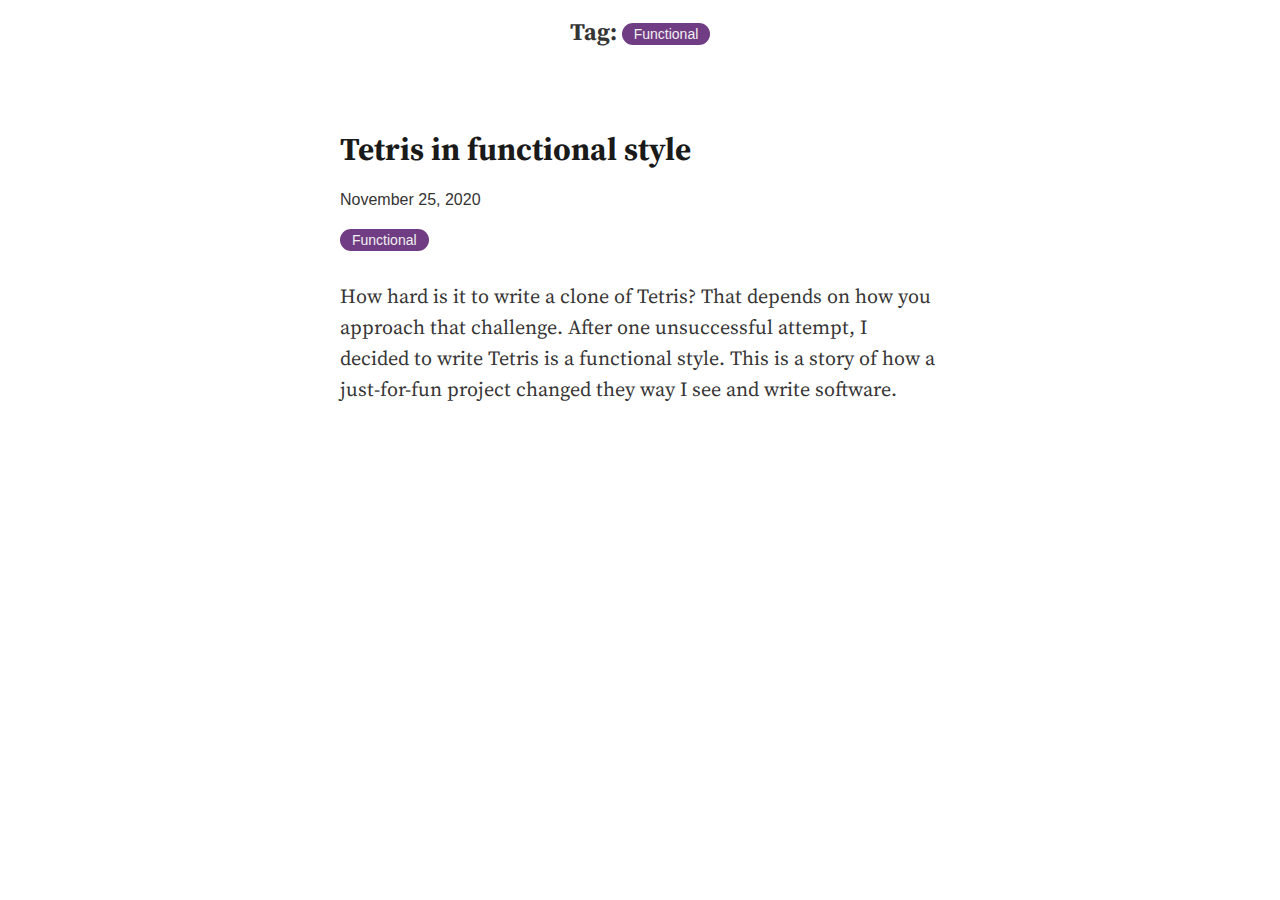
<file: tags/functional.html>
<!DOCTYPE html><html><head><meta name="viewport" content="width=device-width"/><meta charSet="utf-8"/><link rel="apple-touch-icon" sizes="180x180" href="/assets/apple-touch-icon.png"/><link rel="icon" type="image/png" sizes="32x32" href="/assets/favicon-32x32.png"/><link rel="icon" type="image/png" sizes="16x16" href="/assets/favicon-16x16.png"/><link rel="manifest" href="/assets/site.webmanifest"/><link rel="mask-icon" href="/assets/safari-pinned-tab.svg" color="#5bbad5"/><link rel="shortcut icon" href="/assets/favicon.ico"/><meta name="msapplication-TileColor" content="#da532c"/><meta name="msapplication-config" content="/assets/browserconfig.xml"/><meta name="theme-color" content="#ffffff"/><link href="https://fonts.googleapis.com/css?family=Source+Serif+Pro:400,700&amp;display=swap" rel="stylesheet"/><title>Functional tag - prk3 blog</title><meta name="author" content="Przemysław Kukulski"/><meta name="keywords" content="functional"/><meta name="description" content="Functional"/><meta name="next-head-count" content="16"/><link rel="preload" href="/_next/static/css/21d4a735fb6b49f44edd.css" as="style"/><link rel="stylesheet" href="/_next/static/css/21d4a735fb6b49f44edd.css"/></head><body><div id="__next"><div class="TagPage"><div class="TagPage__title"><span>Tag: </span><a class="Tag Tag--light" style="background-color:#703c83" href="/tags/functional">Functional</a></div><div class="TagPage__previewColumn"><div class="PostPreview"><a class="PostPreview__link fancy" href="/posts/functional-tetris"><h1 class="PostPreview__title">Tetris in functional style</h1></a><div class="PostPreview__dateRow"><a class="PostPreview__link" href="/posts/functional-tetris"><time dateTime="Wed Nov 25 2020 01:00:00 GMT+0100 (Central European Standard Time)">November 25, 2020</time></a></div><div><a class="Tag Tag--light" style="background-color:#703c83" href="/tags/functional">Functional</a></div><a class="PostPreview__link fancy" href="/posts/functional-tetris"><p>How hard is it to write a clone of Tetris? That depends on how you approach that challenge. After one unsuccessful attempt, I decided to write Tetris is a functional style. This is a story of how a just-for-fun project changed they way I see and write software.</p></a></div></div></div></div></body></html>
</file>
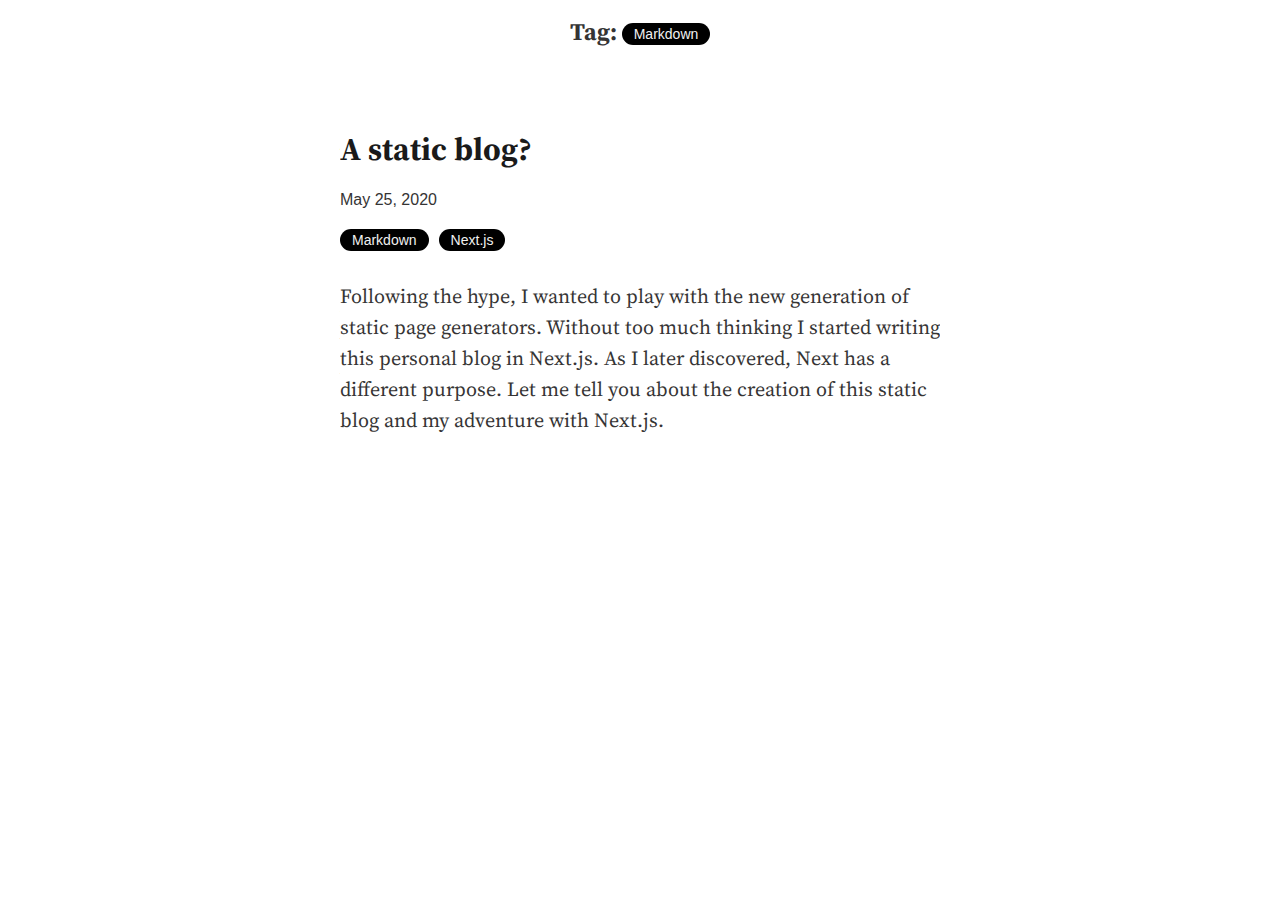
<file: tags/markdown.html>
<!DOCTYPE html><html><head><meta name="viewport" content="width=device-width"/><meta charSet="utf-8"/><link rel="apple-touch-icon" sizes="180x180" href="/assets/apple-touch-icon.png"/><link rel="icon" type="image/png" sizes="32x32" href="/assets/favicon-32x32.png"/><link rel="icon" type="image/png" sizes="16x16" href="/assets/favicon-16x16.png"/><link rel="manifest" href="/assets/site.webmanifest"/><link rel="mask-icon" href="/assets/safari-pinned-tab.svg" color="#5bbad5"/><link rel="shortcut icon" href="/assets/favicon.ico"/><meta name="msapplication-TileColor" content="#da532c"/><meta name="msapplication-config" content="/assets/browserconfig.xml"/><meta name="theme-color" content="#ffffff"/><link href="https://fonts.googleapis.com/css?family=Source+Serif+Pro:400,700&amp;display=swap" rel="stylesheet"/><title>Markdown tag - prk3 blog</title><meta name="author" content="Przemysław Kukulski"/><meta name="keywords" content="markdown"/><meta name="description" content="Markdown"/><meta name="next-head-count" content="16"/><link rel="preload" href="/_next/static/css/21d4a735fb6b49f44edd.css" as="style"/><link rel="stylesheet" href="/_next/static/css/21d4a735fb6b49f44edd.css"/></head><body><div id="__next"><div class="TagPage"><div class="TagPage__title"><span>Tag: </span><a class="Tag Tag--light" style="background-color:#000000" href="/tags/markdown">Markdown</a></div><div class="TagPage__previewColumn"><div class="PostPreview"><a class="PostPreview__link fancy" href="/posts/a-static-blog"><h1 class="PostPreview__title">A static blog?</h1></a><div class="PostPreview__dateRow"><a class="PostPreview__link" href="/posts/a-static-blog"><time dateTime="Mon May 25 2020 02:00:00 GMT+0200 (Central European Summer Time)">May 25, 2020</time></a></div><div><a class="Tag Tag--light" style="background-color:#000000" href="/tags/markdown">Markdown</a><a class="Tag Tag--light" style="background-color:#000000" href="/tags/nextjs">Next.js</a></div><a class="PostPreview__link fancy" href="/posts/a-static-blog"><p>Following the hype, I wanted to play with the new generation of static page generators. Without too much thinking I started writing this personal blog in Next.js. As I later discovered, Next has a different purpose. Let me tell you about the creation of this static blog and my adventure with Next.js.</p></a></div></div></div></div></body></html>
</file>
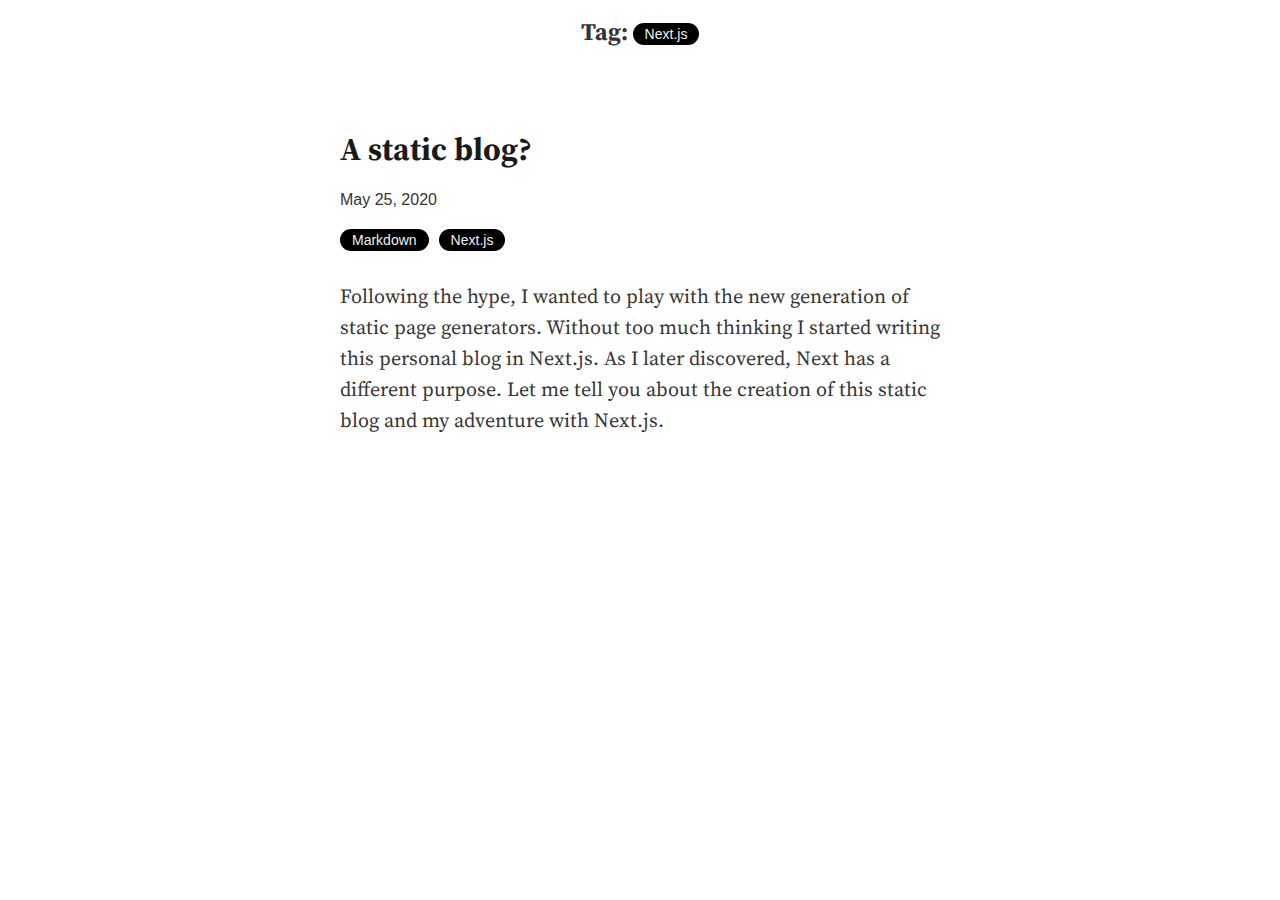
<file: tags/nextjs.html>
<!DOCTYPE html><html><head><meta name="viewport" content="width=device-width"/><meta charSet="utf-8"/><link rel="apple-touch-icon" sizes="180x180" href="/assets/apple-touch-icon.png"/><link rel="icon" type="image/png" sizes="32x32" href="/assets/favicon-32x32.png"/><link rel="icon" type="image/png" sizes="16x16" href="/assets/favicon-16x16.png"/><link rel="manifest" href="/assets/site.webmanifest"/><link rel="mask-icon" href="/assets/safari-pinned-tab.svg" color="#5bbad5"/><link rel="shortcut icon" href="/assets/favicon.ico"/><meta name="msapplication-TileColor" content="#da532c"/><meta name="msapplication-config" content="/assets/browserconfig.xml"/><meta name="theme-color" content="#ffffff"/><link href="https://fonts.googleapis.com/css?family=Source+Serif+Pro:400,700&amp;display=swap" rel="stylesheet"/><title>Next.js tag - prk3 blog</title><meta name="author" content="Przemysław Kukulski"/><meta name="keywords" content="nextjs"/><meta name="description" content="Next.js"/><meta name="next-head-count" content="16"/><link rel="preload" href="/_next/static/css/21d4a735fb6b49f44edd.css" as="style"/><link rel="stylesheet" href="/_next/static/css/21d4a735fb6b49f44edd.css"/></head><body><div id="__next"><div class="TagPage"><div class="TagPage__title"><span>Tag: </span><a class="Tag Tag--light" style="background-color:#000000" href="/tags/nextjs">Next.js</a></div><div class="TagPage__previewColumn"><div class="PostPreview"><a class="PostPreview__link fancy" href="/posts/a-static-blog"><h1 class="PostPreview__title">A static blog?</h1></a><div class="PostPreview__dateRow"><a class="PostPreview__link" href="/posts/a-static-blog"><time dateTime="Mon May 25 2020 02:00:00 GMT+0200 (Central European Summer Time)">May 25, 2020</time></a></div><div><a class="Tag Tag--light" style="background-color:#000000" href="/tags/markdown">Markdown</a><a class="Tag Tag--light" style="background-color:#000000" href="/tags/nextjs">Next.js</a></div><a class="PostPreview__link fancy" href="/posts/a-static-blog"><p>Following the hype, I wanted to play with the new generation of static page generators. Without too much thinking I started writing this personal blog in Next.js. As I later discovered, Next has a different purpose. Let me tell you about the creation of this static blog and my adventure with Next.js.</p></a></div></div></div></div></body></html>
</file>
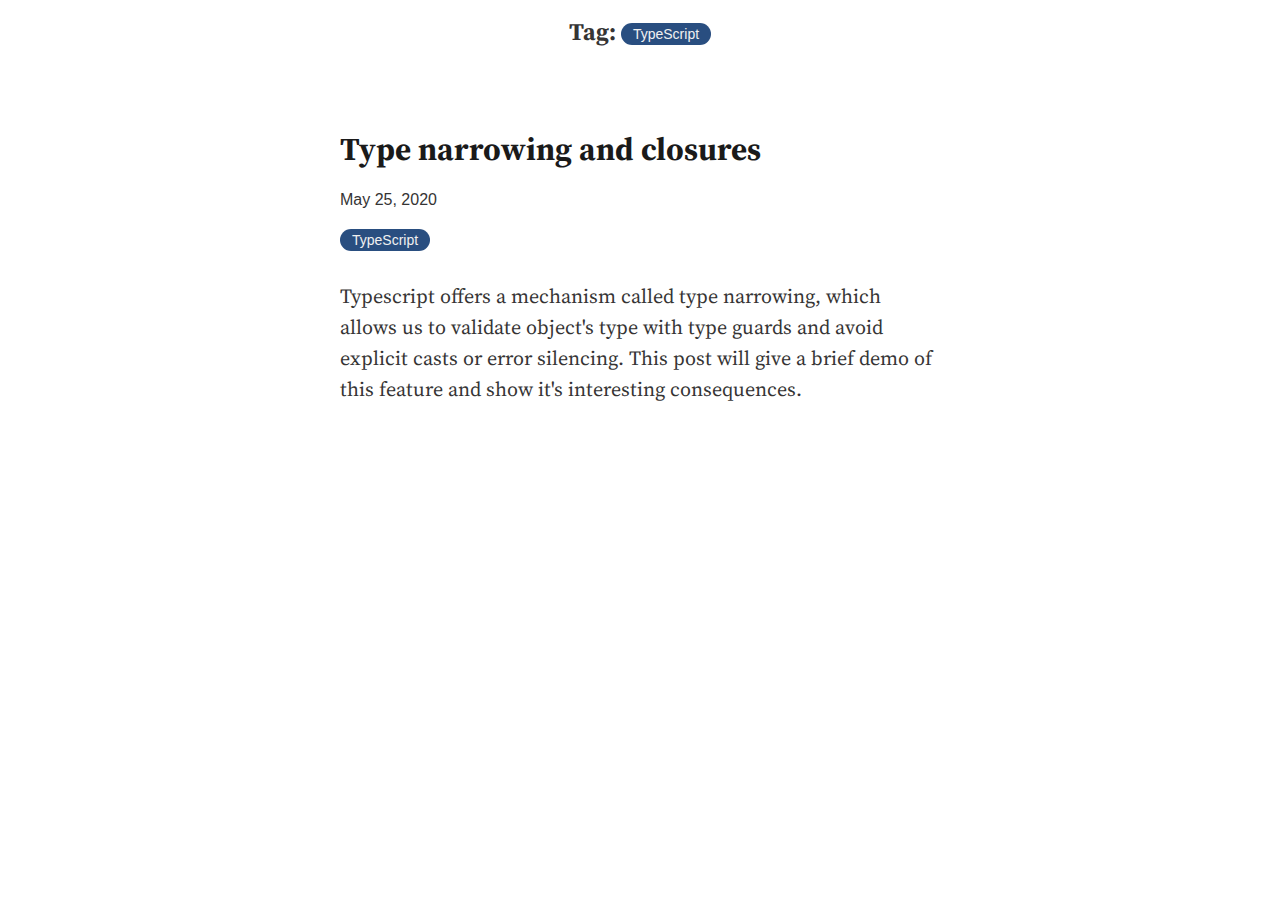
<file: tags/typescript.html>
<!DOCTYPE html><html><head><meta name="viewport" content="width=device-width"/><meta charSet="utf-8"/><link rel="apple-touch-icon" sizes="180x180" href="/assets/apple-touch-icon.png"/><link rel="icon" type="image/png" sizes="32x32" href="/assets/favicon-32x32.png"/><link rel="icon" type="image/png" sizes="16x16" href="/assets/favicon-16x16.png"/><link rel="manifest" href="/assets/site.webmanifest"/><link rel="mask-icon" href="/assets/safari-pinned-tab.svg" color="#5bbad5"/><link rel="shortcut icon" href="/assets/favicon.ico"/><meta name="msapplication-TileColor" content="#da532c"/><meta name="msapplication-config" content="/assets/browserconfig.xml"/><meta name="theme-color" content="#ffffff"/><link href="https://fonts.googleapis.com/css?family=Source+Serif+Pro:400,700&amp;display=swap" rel="stylesheet"/><title>TypeScript tag - prk3 blog</title><meta name="author" content="Przemysław Kukulski"/><meta name="keywords" content="typescript"/><meta name="description" content="TypeScript"/><meta name="next-head-count" content="16"/><link rel="preload" href="/_next/static/css/21d4a735fb6b49f44edd.css" as="style"/><link rel="stylesheet" href="/_next/static/css/21d4a735fb6b49f44edd.css"/></head><body><div id="__next"><div class="TagPage"><div class="TagPage__title"><span>Tag: </span><a class="Tag Tag--light" style="background-color:#294e80" href="/tags/typescript">TypeScript</a></div><div class="TagPage__previewColumn"><div class="PostPreview"><a class="PostPreview__link fancy" href="/posts/type-narrowing-and-closures"><h1 class="PostPreview__title">Type narrowing and closures</h1></a><div class="PostPreview__dateRow"><a class="PostPreview__link" href="/posts/type-narrowing-and-closures"><time dateTime="Mon May 25 2020 02:00:00 GMT+0200 (Central European Summer Time)">May 25, 2020</time></a></div><div><a class="Tag Tag--light" style="background-color:#294e80" href="/tags/typescript">TypeScript</a></div><a class="PostPreview__link fancy" href="/posts/type-narrowing-and-closures"><p>Typescript offers a mechanism called type narrowing, which allows us to validate object&#x27;s type with type guards and avoid explicit casts or error silencing. This post will give a brief demo of this feature and show it&#x27;s interesting consequences.</p></a></div></div></div></div></body></html>
</file>
<file: _next/static/css/21d4a735fb6b49f44edd.css>
:root{--column-width-text:700px;--column-width-layout:1200px;--fancy-color:#353434;--fancy-color-strong:#1a1a1a;--fancy-family:"Source Serif Pro","Times New Roman",Times,serif;--fancy-size:20px;--text-color:#353434;--text-color-alternative:#f0f0f0;--text-family:sans-serif;--text-size:16px;--background:#f0f0f0;--background-alternative:#282626}*,:after,:before{box-sizing:border-box}body,html{margin:0;padding:0}body{color:var(--text-color);font-family:var(--text-family)}.link--clean{color:inherit;background-color:inherit}.link--noUnderline{text-decoration:inherit}.fancy a{--background-alpha:0.2;color:var(--color);text-decoration:none;padding:2px 4px;border-radius:2px;outline:none}.fancy a:link{--color:#0077b3;--background:rgba(0,119,179,var(--background-alpha))}.fancy a:visited{--color:#7f42b7;--background:rgba(127,66,183,var(--background-alpha))}.fancy a:active{--color:#dd4a68;--background:rgba(221,74,104,var(--background-alpha))}.fancy a:hover{--a:0.2;background-color:var(--background)}.fancy a:focus,.fancy a:hover{text-decoration:underline}.fancy p{margin-top:1.5em;margin-bottom:1.5em;color:var(--fancy-color);text-align:left;line-height:155%;font-size:var(--fancy-size);font-family:var(--fancy-family)}.fancy__textFirstParagraph:first-letter{font-size:1.3em}.fancy blockquote .fancy__textFirstParagraph:first-letter{font-size:var(--fancy-size)}.fancy ul ol{margin-top:1em;margin-bottom:1em}.fancy li{margin-top:.3em;margin-bottom:.3em;line-height:155%;font-size:var(--fancy-size);font-family:var(--fancy-family)}.fancy h1{margin-top:2em;margin-bottom:1em;font-size:calc(var(--fancy-size)*1.6)}.fancy h1,.fancy h2{color:var(--fancy-color-strong);font-family:var(--fancy-family)}.fancy h2{margin-top:1em;margin-bottom:.8em;font-size:calc(var(--fancy-size)*1.4)}.fancy h1 code,.fancy h2 code,.fancy h3 code,.fancy p code{font-size:.85em;font-family:Consolas,Monaco,Andale Mono,Ubuntu Mono,monospace;font-weight:400;background-color:#f5f2f0;padding:.15em .3em;border-radius:2px}.fancy figure{font-size:var(--fancy-size);font-family:var(--fancy-family);margin:1em 0}.fancy figure img{margin:0 auto;max-width:100%;height:auto}.fancy figcaption{font-size:.8em}.Post{display:flex;flex-direction:column;min-height:100vh}.Post__body{flex-grow:1}.Post__bodyColumn{width:100%;margin:80px auto;padding:0 20px;max-width:var(--column-width-text)}.TagPage__title{padding:15px;text-align:center;font-family:var(--fancy-family);font-weight:700;font-size:24px}.TagPage__previewColumn{margin:0 auto;padding:0 40px;max-width:680px;width:100%}.Index__container{display:flex}.Index__about{flex:1 1 400px;height:100vh;padding:0 30px;background-color:var(--background-alternative);color:var(--text-color-alternative)}.Index__aboutColumn{display:flex;flex-direction:column;justify-content:center;align-items:center;margin:0 auto;padding:40px 0;max-width:360px;height:100%;text-align:center}.Index__aboutPic{min-width:100px;max-width:400px;width:60%;margin-bottom:40px}.Index__aboutAvatar{width:100%;border-radius:50%}.Index__aboutTitle{margin-top:0;margin-bottom:20px;font-family:var(--fancy-family);font-size:30px}.Index__aboutParagraph{margin-top:0;margin-bottom:20px;font-size:16px}.Index__aboutRepoLink{display:inline-block}.Index__posts{flex:6 2 1000px;height:100vh;padding:0 40px;overflow:auto}.Index__postsColumn{margin:40px auto;max-width:100%;width:calc(300px + 30%)}.Index__postsGuide{margin:0 auto;max-width:600px}@media (max-height:800px),(max-width:660px){.Index__container{flex-direction:column}.Index__about{flex:initial;height:auto;padding:0 40px}.Index__aboutColumn{min-height:100vh;max-width:600px}.Index__aboutPic{max-width:200px}.Index__posts{flex:initial;height:auto;overflow:visible;overflow:initial}.Index__postsColumn{width:auto}}.PostPreview__link{color:inherit;text-decoration:none}.PostPreview__title{margin-bottom:20px!important}.PostPreview__dateRow{margin-bottom:20px}.Code{max-width:100%;overflow-x:auto}.PostHeader{position:relative;display:flex;flex-direction:column;min-height:300px}.PostHeader__navColumn{margin:0 auto;padding:15px 20px;width:100%;max-width:var(--column-width-text)}.PostHeader__logo{color:#fff;font-size:24px;font-weight:700;font-family:var(--fancy-family);text-decoration:none}.PostHeader__titleContainer{flex-grow:1;display:flex;flex-direction:column;justify-content:flex-end}.PostHeader__titleColumn{margin:0 auto;width:100%;max-width:var(--column-width-text);padding-left:20px;padding-right:20px}.PostHeader__title{margin-top:80px;margin-bottom:20px;color:#fff;font-size:40px;font-family:var(--fancy-family)}.PostHeader__author{margin-top:0;margin-bottom:5px;color:#fff;font-size:18px}.PostHeader__date{margin-top:0;margin-bottom:20px;color:#fff;font-size:15px;font-weight:500}.PostHeader__tags{margin-bottom:30px}.PostHeaderImg__img{position:absolute;top:0;left:0;width:100%;height:100%;z-index:-100;-o-object-fit:cover;object-fit:cover;-webkit-user-select:none;-moz-user-select:none;-ms-user-select:none;user-select:none}.PostFooter{background-color:var(--background-alternative)}.PostFooter__column{margin:auto;padding:50px 20px;width:100%;max-width:var(--column-width-text);color:var(--text-color-alternative);background:var(--background-alternative);font-family:sans-serif}.PostFooter__title{text-align:center;margin-top:0;margin-bottom:.5em;font-size:18px;font-weight:700}.PostFooter__message{text-align:center;margin-top:0;margin-bottom:30px;font-size:16px}.PostFooter__nav{display:flex;flex-wrap:wrap}.PostFooter__next,.PostFooter__prev{flex:1 1}.PostFooter__back{text-align:center;font-size:12px;text-transform:uppercase;margin:0 40px}.PostFooter__backLink{color:inherit;text-decoration:none}.PostFooter__backLink:focus,.PostFooter__backLink:hover{text-decoration:underline}@media (max-width:500px){.PostFooter__back,.PostFooter__next,.PostFooter__prev{width:100%;margin-bottom:30px}.PostFooter__prev{order:1}.PostFooter__back{order:2;margin-bottom:0}}.PostRef{display:flex}.PostRef--left{justify-content:left;text-align:left}.PostRef--right{justify-content:right;text-align:right}.PostRef__link{color:inherit;text-decoration:none;flex-shrink:1;position:relative}.PostRef--left .PostRef__link{padding-left:20px}.PostRef--right .PostRef__link{padding-right:20px}.PostRef__link:focus .PostRef__label,.PostRef__link:hover .PostRef__label{text-decoration:underline}.PostRef__label{margin-bottom:5px;font-size:12px;text-transform:uppercase}.PostRef__title{margin-top:0;margin-bottom:0;font-size:18px;font-weight:400;font-family:var(--fancy-family)}.PostRef__arrow{font-size:12px;position:absolute}.PostRef--right .PostRef__arrow{right:0;top:50%;transform:translateY(-50%)}.PostRef--left .PostRef__arrow{left:0;top:50%;transform:translateY(-50%)}.Tag{display:inline-block;vertical-align:middle;padding:3px 12px;border-radius:15px;font-size:14px;font-family:var(--text-family);font-weight:400;text-decoration:none;margin-right:10px}.Tag:last-child{margin-right:0}.Tag--light{color:var(--text-color-alternative)}
</file>
